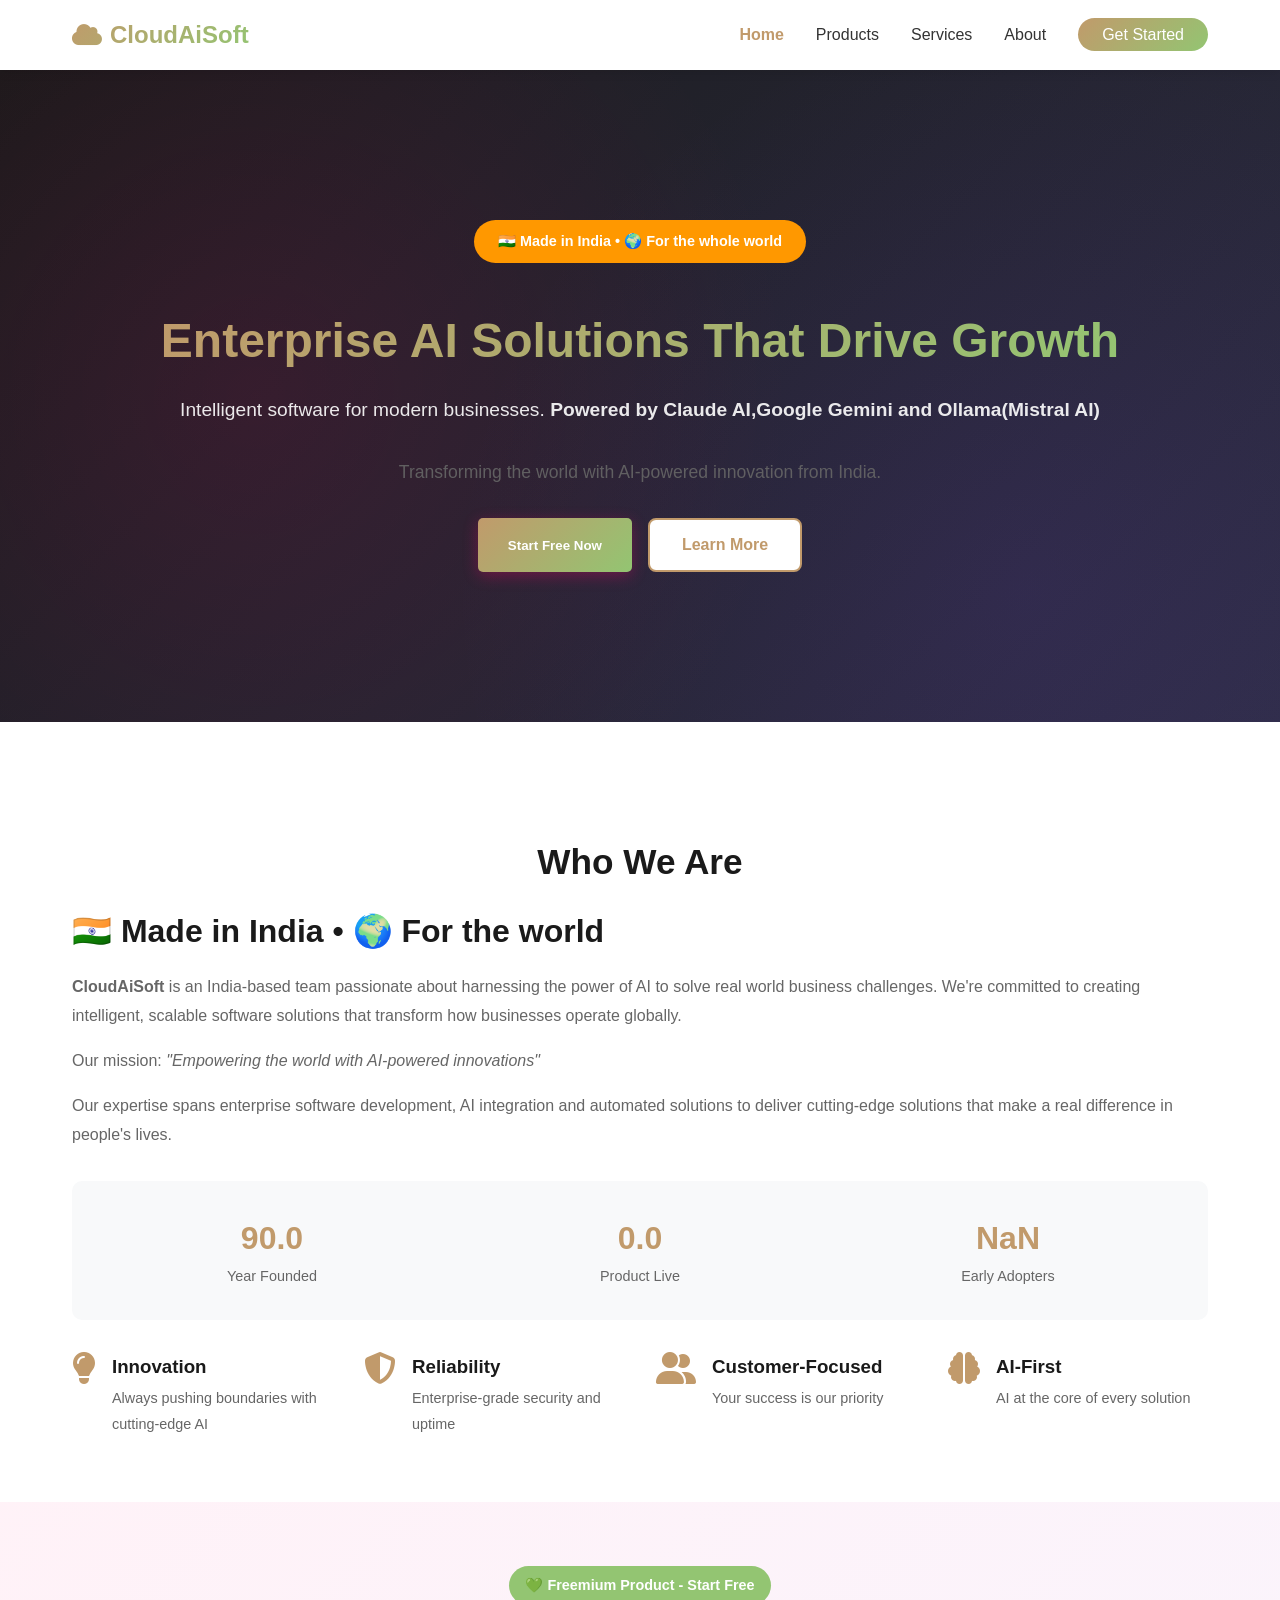
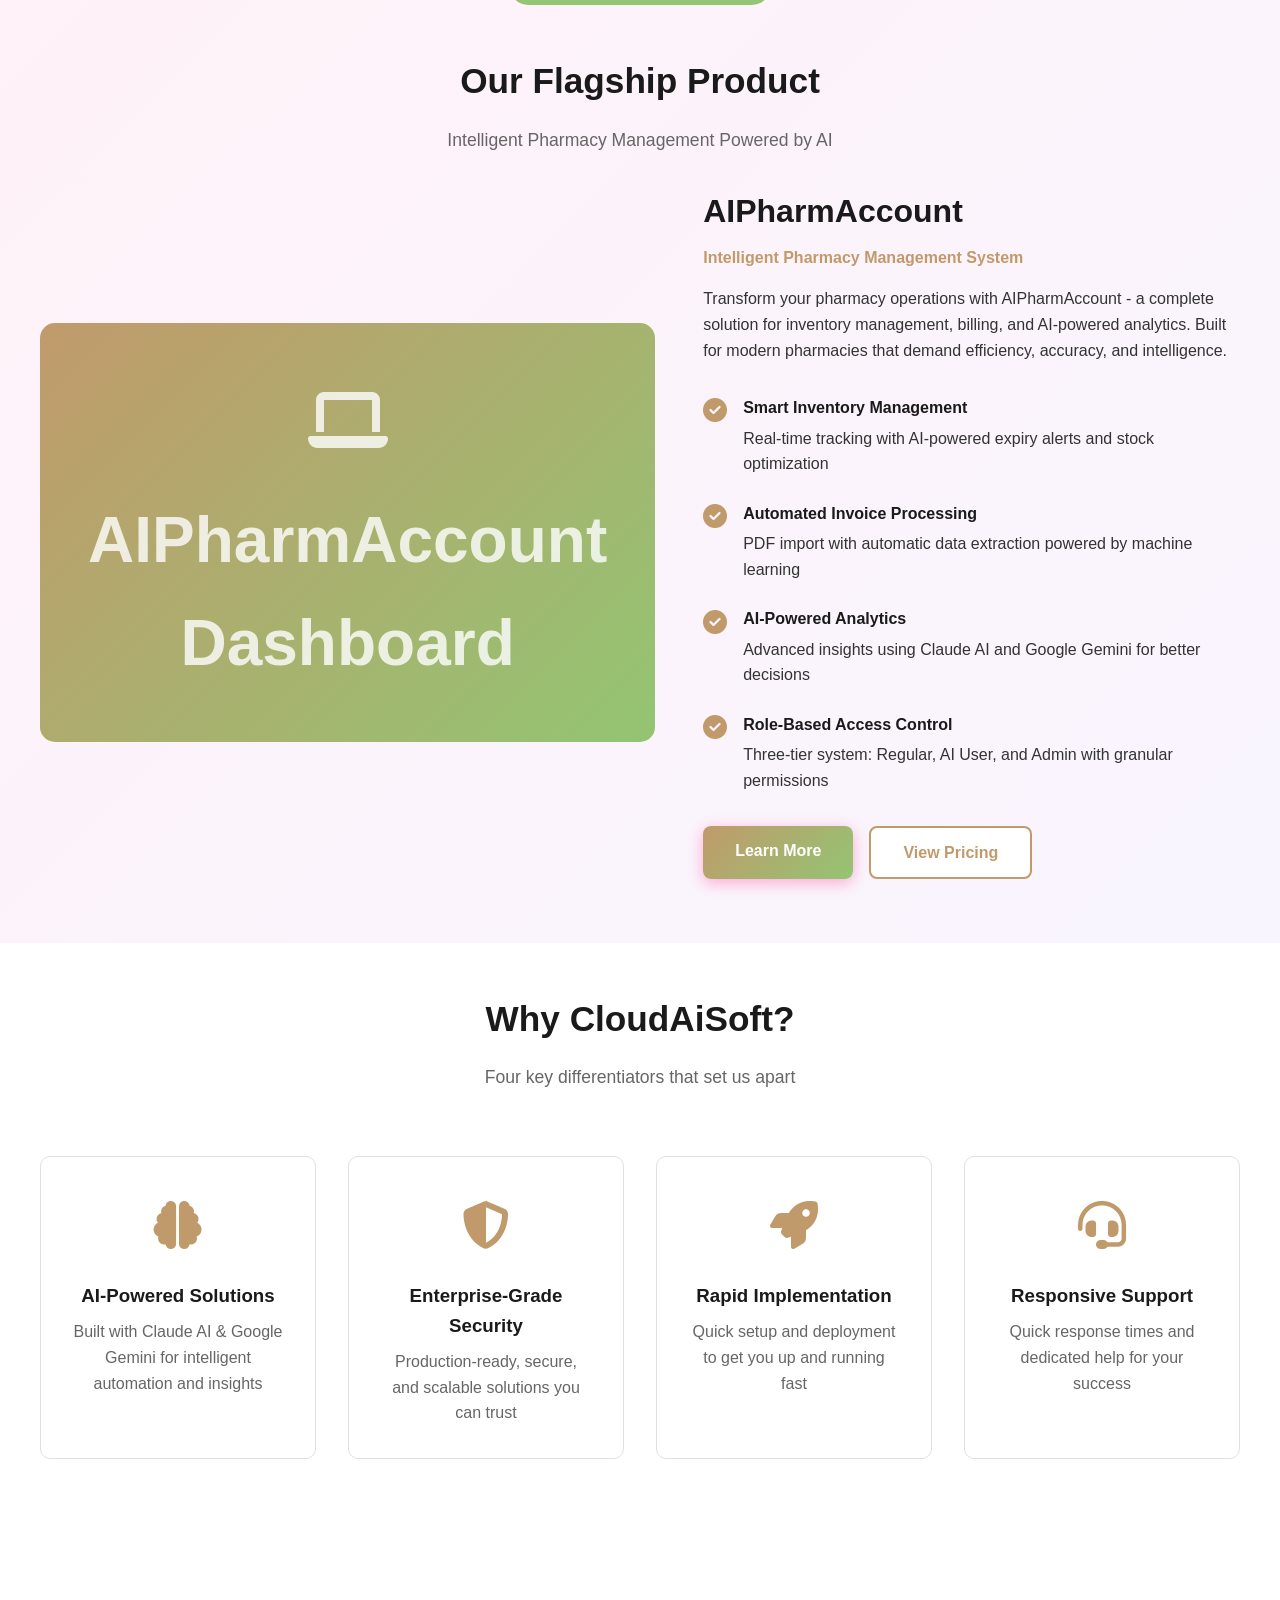
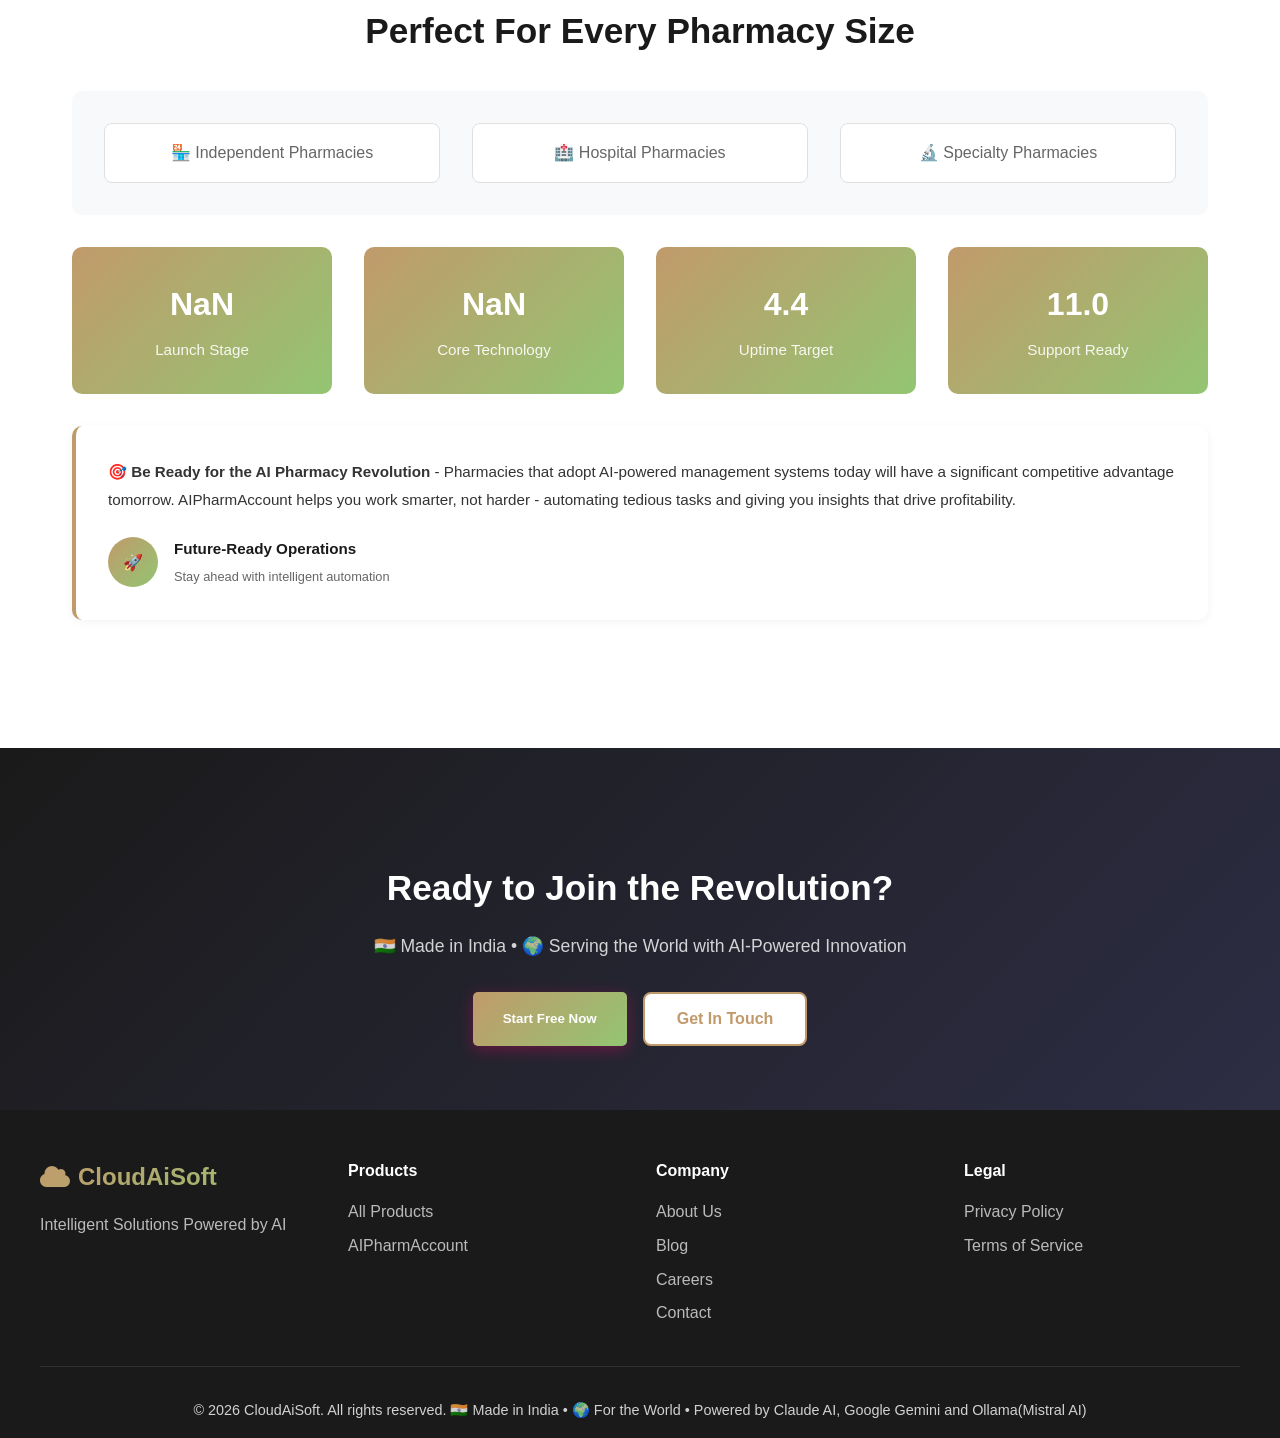
<file: index.html>
<!DOCTYPE html>
<html lang="en">
<head>
    <meta charset="UTF-8">
    <meta name="viewport" content="width=device-width, initial-scale=1.0">
    <meta name="description" content="CloudAiSoft delivers intelligent software solutions powered by Claude AI and Google Gemini.">
    <title>CloudAiSoft | AI-Powered Enterprise Solutions</title>
    <link href="https://cdnjs.cloudflare.com/ajax/libs/font-awesome/6.4.0/css/all.min.css" rel="stylesheet">
    <link rel="stylesheet" href="styles.css">
</head>
<body>
    <!-- HEADER & NAVIGATION -->
    <header>
        <nav>
            <div class="logo">
                <i class="fas fa-cloud"></i>
                CloudAiSoft
            </div>
            <ul class="nav-menu" id="navMenu">
                <li><a href="index.html">Home</a></li>
                <li><a href="products.html">Products</a></li>
                <li><a href="services.html">Services</a></li>
                <li><a href="about.html">About</a></li>
                <li><a href="contact.html" class="nav-cta">Get Started</a></li>
            </ul>
            <div class="hamburger" id="hamburger">
                <span></span>
                <span></span>
                <span></span>
            </div>
        </nav>
    </header>

    <!-- HERO SECTION -->
    <section class="hero" id="home">
        <div class="hero-content">
            <div style="margin-bottom: 1.5rem;">
                <span style="display: inline-block; background: #ff9800; color: white; padding: 0.6rem 1.5rem; border-radius: 25px; font-size: 0.9rem; font-weight: bold; margin-bottom: 1rem;">🇮🇳 Made in India • 🌍 For the whole world</span>
            </div>
            <h1>Enterprise AI Solutions That Drive Growth</h1>
            <p>Intelligent software for modern businesses. <strong>Powered by Claude AI,Google Gemini and Ollama(Mistral AI)</strong></p>
            <p style="font-size: 1.1rem; color: #666; margin-top: 1rem;">Transforming the world with AI-powered innovation from India.</p>
            <div class="hero-buttons">
                <button onclick="downloadAIPharmAccount()" class="btn btn-primary" style="border: none; cursor: pointer; background-color: var(--primary); padding: 12px 30px; border-radius: 5px; color: white; font-weight: bold;">Start Free Now</button>
                <a href="products.html" class="btn btn-secondary">Learn More</a>
            </div>
        </div>
    </section>

    <!-- COMPANY OVERVIEW -->
    <section class="overview" id="about">
        <h2 class="section-title">Who We Are</h2>
        <div class="overview-content">
            <div class="overview-text">
                <h2>🇮🇳 Made in India • 🌍 For the world</h2>
                <p><strong>CloudAiSoft</strong> is an India-based team passionate about harnessing the power of AI to solve real world business challenges. We're committed to creating intelligent, scalable software solutions that transform how businesses operate globally.</p>
                <p>Our mission: <em>"Empowering the world with AI-powered innovations"</em></p>
                <p>Our expertise spans enterprise software development, AI integration and automated solutions to deliver cutting-edge solutions that make a real difference in people's lives.</p>
                <div class="stats">
                    <div class="stat">
                        <div class="stat-number">2026</div>
                        <div class="stat-label">Year Founded</div>
                    </div>
                    <div class="stat">
                        <div class="stat-number">1</div>
                        <div class="stat-label">Product Live</div>
                    </div>
                    <div class="stat">
                        <div class="stat-number">Growing</div>
                        <div class="stat-label">Early Adopters</div>
                    </div>
                </div>
                <div class="values">
                    <div class="value-item">
                        <i class="fas fa-lightbulb"></i>
                        <div>
                            <h3>Innovation</h3>
                            <p>Always pushing boundaries with cutting-edge AI</p>
                        </div>
                    </div>
                    <div class="value-item">
                        <i class="fas fa-shield-alt"></i>
                        <div>
                            <h3>Reliability</h3>
                            <p>Enterprise-grade security and uptime</p>
                        </div>
                    </div>
                    <div class="value-item">
                        <i class="fas fa-user-friends"></i>
                        <div>
                            <h3>Customer-Focused</h3>
                            <p>Your success is our priority</p>
                        </div>
                    </div>
                    <div class="value-item">
                        <i class="fas fa-brain"></i>
                        <div>
                            <h3>AI-First</h3>
                            <p>AI at the core of every solution</p>
                        </div>
                    </div>
                </div>
            </div>
        </div>
    </section>

    <!-- FEATURED PRODUCT SECTION -->
    <section class="featured-product">
        <div style="text-align: center; margin-bottom: 1.5rem;">
            <span style="display: inline-block; background: #93C572; color: white; padding: 0.5rem 1rem; border-radius: 20px; font-size: 0.9rem; font-weight: bold;">💚 Freemium Product - Start Free</span>
        </div>
        <h2 class="section-title">Our Flagship Product</h2>
        <p class="section-subtitle">Intelligent Pharmacy Management Powered by AI</p>

        <div class="featured-product-container">
            <div class="featured-product-image">
                <div class="product-demo">
                    <i class="fas fa-laptop"></i>
                    <p>AIPharmAccount Dashboard</p>
                </div>
            </div>
            <div class="featured-product-info">
                <h3>AIPharmAccount</h3>
                <p class="product-tagline">Intelligent Pharmacy Management System</p>

                <p>Transform your pharmacy operations with AIPharmAccount - a complete solution for inventory management, billing, and AI-powered analytics. Built for modern pharmacies that demand efficiency, accuracy, and intelligence.</p>

                <div class="product-highlights">
                    <div class="highlight">
                        <i class="fas fa-check-circle"></i>
                        <div>
                            <h4>Smart Inventory Management</h4>
                            <p>Real-time tracking with AI-powered expiry alerts and stock optimization</p>
                        </div>
                    </div>
                    <div class="highlight">
                        <i class="fas fa-check-circle"></i>
                        <div>
                            <h4>Automated Invoice Processing</h4>
                            <p>PDF import with automatic data extraction powered by machine learning</p>
                        </div>
                    </div>
                    <div class="highlight">
                        <i class="fas fa-check-circle"></i>
                        <div>
                            <h4>AI-Powered Analytics</h4>
                            <p>Advanced insights using Claude AI and Google Gemini for better decisions</p>
                        </div>
                    </div>
                    <div class="highlight">
                        <i class="fas fa-check-circle"></i>
                        <div>
                            <h4>Role-Based Access Control</h4>
                            <p>Three-tier system: Regular, AI User, and Admin with granular permissions</p>
                        </div>
                    </div>
                </div>

                <div class="product-buttons">
                    <a href="products.html" class="btn btn-primary">Learn More</a>
                    <a href="pricing.html" class="btn btn-secondary">View Pricing</a>
                </div>
            </div>
        </div>
    </section>

    <!-- WHY CLOUDAISOFT -->
    <section class="why-section">
        <h2 class="section-title">Why CloudAiSoft?</h2>
        <p class="section-subtitle">Four key differentiators that set us apart</p>

        <div class="differentiators">
            <div class="differentiator">
                <div class="differentiator-icon">
                    <i class="fas fa-brain"></i>
                </div>
                <h3>AI-Powered Solutions</h3>
                <p>Built with Claude AI & Google Gemini for intelligent automation and insights</p>
            </div>
            <div class="differentiator">
                <div class="differentiator-icon">
                    <i class="fas fa-shield-alt"></i>
                </div>
                <h3>Enterprise-Grade Security</h3>
                <p>Production-ready, secure, and scalable solutions you can trust</p>
            </div>
            <div class="differentiator">
                <div class="differentiator-icon">
                    <i class="fas fa-rocket"></i>
                </div>
                <h3>Rapid Implementation</h3>
                <p>Quick setup and deployment to get you up and running fast</p>
            </div>
            <div class="differentiator">
                <div class="differentiator-icon">
                    <i class="fas fa-headset"></i>
                </div>
                <h3>Responsive Support</h3>
                <p>Quick response times and dedicated help for your success</p>
            </div>
        </div>
    </section>

    <!-- TRUST SECTION -->
    <section class="trust">
        <h2 class="section-title">Perfect For Every Pharmacy Size</h2>

        <div class="trust-logos">
            <div class="trust-logo">🏪 Independent Pharmacies</div>
            <div class="trust-logo">🏥 Hospital Pharmacies</div>
            <div class="trust-logo">🔬 Specialty Pharmacies</div>
        </div>

        <div class="stats-box">
            <div class="stat-box">
                <div class="stat-box-number">Early</div>
                <div class="stat-box-label">Launch Stage</div>
            </div>
            <div class="stat-box">
                <div class="stat-box-number">AI-Powered</div>
                <div class="stat-box-label">Core Technology</div>
            </div>
            <div class="stat-box">
                <div class="stat-box-number">99.9%</div>
                <div class="stat-box-label">Uptime Target</div>
            </div>
            <div class="stat-box">
                <div class="stat-box-number">24/7</div>
                <div class="stat-box-label">Support Ready</div>
            </div>
        </div>

        <div class="testimonial">
            <p>🎯 <strong>Be Ready for the AI Pharmacy Revolution</strong> - Pharmacies that adopt AI-powered management systems today will have a significant competitive advantage tomorrow. AIPharmAccount helps you work smarter, not harder - automating tedious tasks and giving you insights that drive profitability.</p>
            <div class="testimonial-author">
                <div class="author-avatar">🚀</div>
                <div class="author-info">
                    <h4>Future-Ready Operations</h4>
                    <p>Stay ahead with intelligent automation</p>
                </div>
            </div>
        </div>
    </section>

    <!-- CTA SECTION -->
    <section class="cta-section">
        <h2 class="section-title cta-white-title">Ready to Join the Revolution?</h2>
        <p class="section-subtitle cta-white-subtitle">🇮🇳 Made in India • 🌍 Serving the World with AI-Powered Innovation</p>
        <div class="hero-buttons">
            <button onclick="downloadAIPharmAccount()" class="btn btn-primary" style="border: none; cursor: pointer; background-color: var(--primary); padding: 12px 30px; border-radius: 5px; color: white; font-weight: bold;">Start Free Now</button>
            <a href="contact.html" class="btn btn-secondary">Get In Touch</a>
        </div>
    </section>

    <!-- FOOTER -->
    <footer>
        <div class="footer-content">
            <div class="footer-section">
                <div class="logo footer-logo">
                    <i class="fas fa-cloud"></i>
                    CloudAiSoft
                </div>
                <p class="footer-text">Intelligent Solutions Powered by AI</p>
            </div>
            <div class="footer-section">
                <h4>Products</h4>
                <a href="products.html">All Products</a>
                <a href="aipharmaccount.html">AIPharmAccount</a>
            </div>
            <div class="footer-section">
                <h4>Company</h4>
                <a href="about.html">About Us</a>
                <a href="#">Blog</a>
                <a href="#">Careers</a>
                <a href="contact.html">Contact</a>
            </div>
            <div class="footer-section">
                <h4>Legal</h4>
                <a href="privacy-policy.html">Privacy Policy</a>
                <a href="terms-of-service.html">Terms of Service</a>
            </div>
        </div>
        <div class="footer-bottom">
            <p>&copy; 2026 CloudAiSoft. All rights reserved. 🇮🇳 Made in India • 🌍 For the World • Powered by Claude AI, Google Gemini and Ollama(Mistral AI)</p>
        </div>
    </footer>

    <script src="script.js"></script>
</body>
</html>
</file>
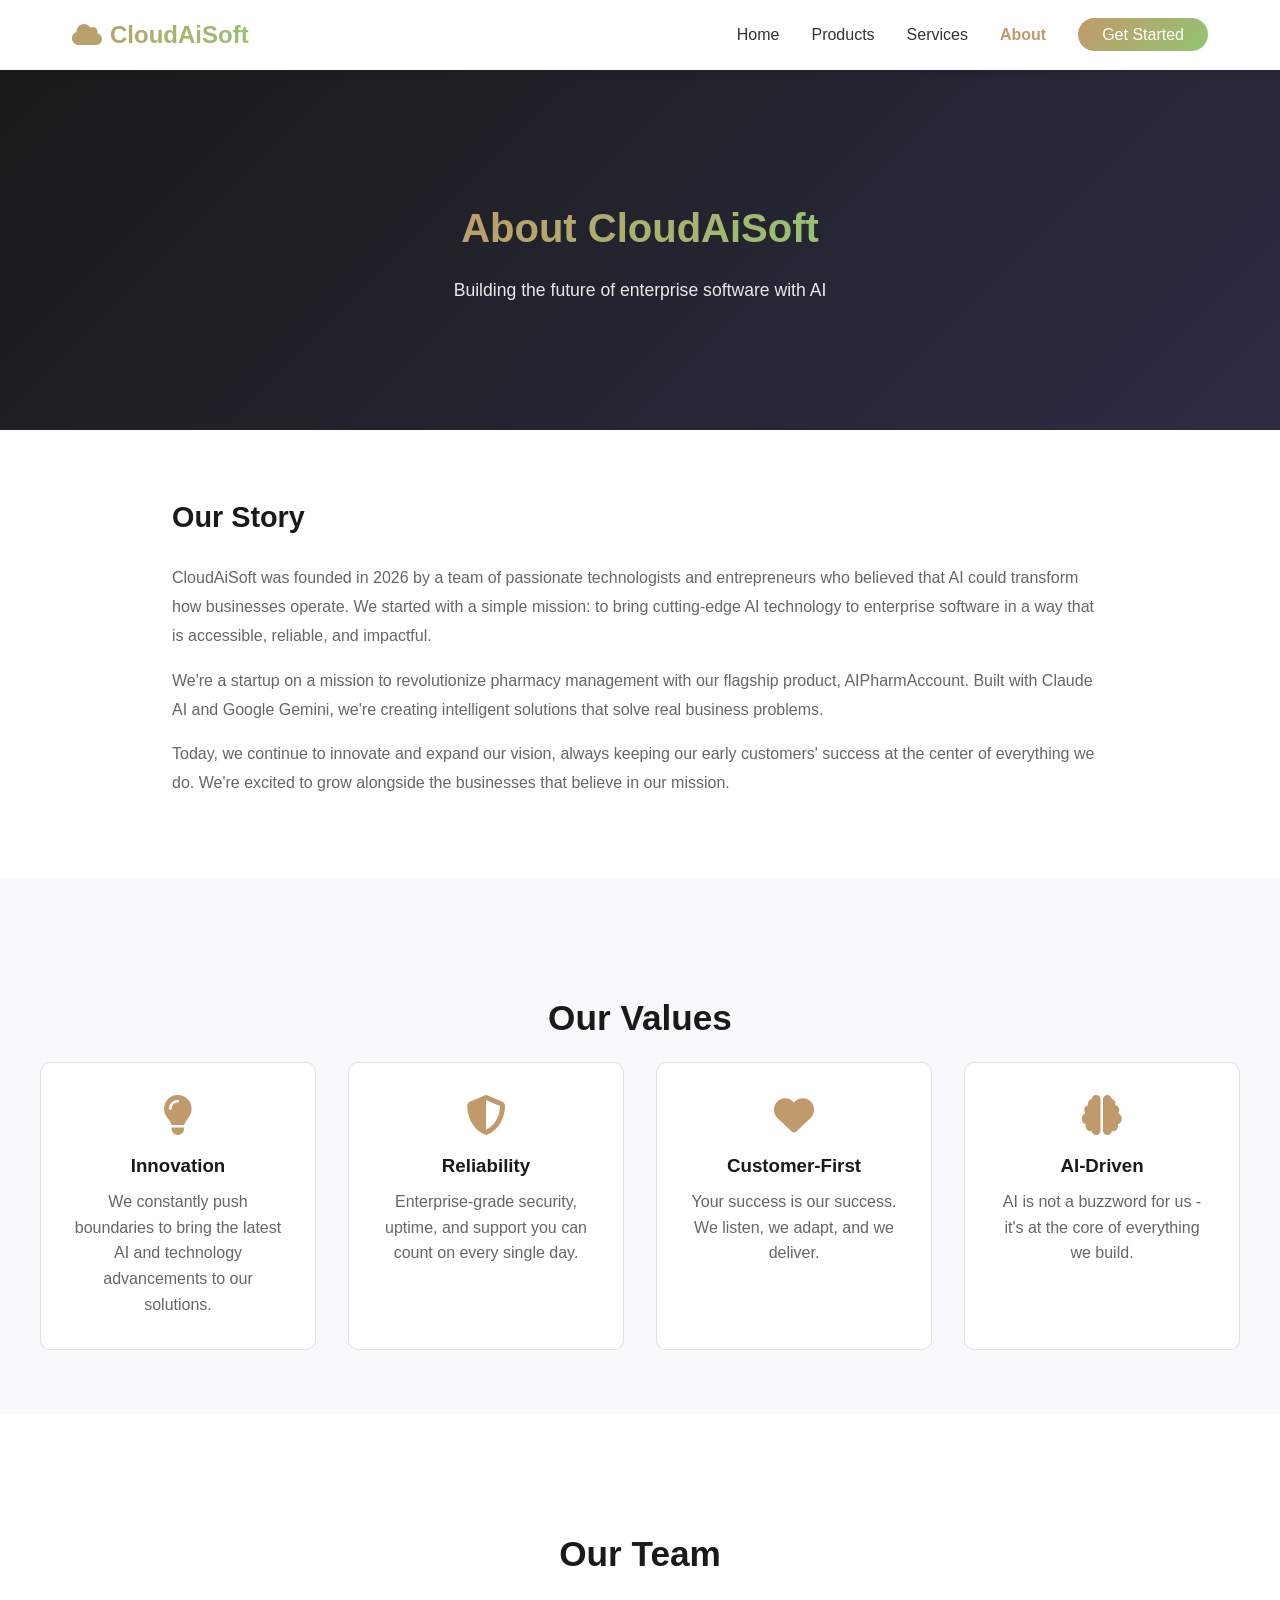
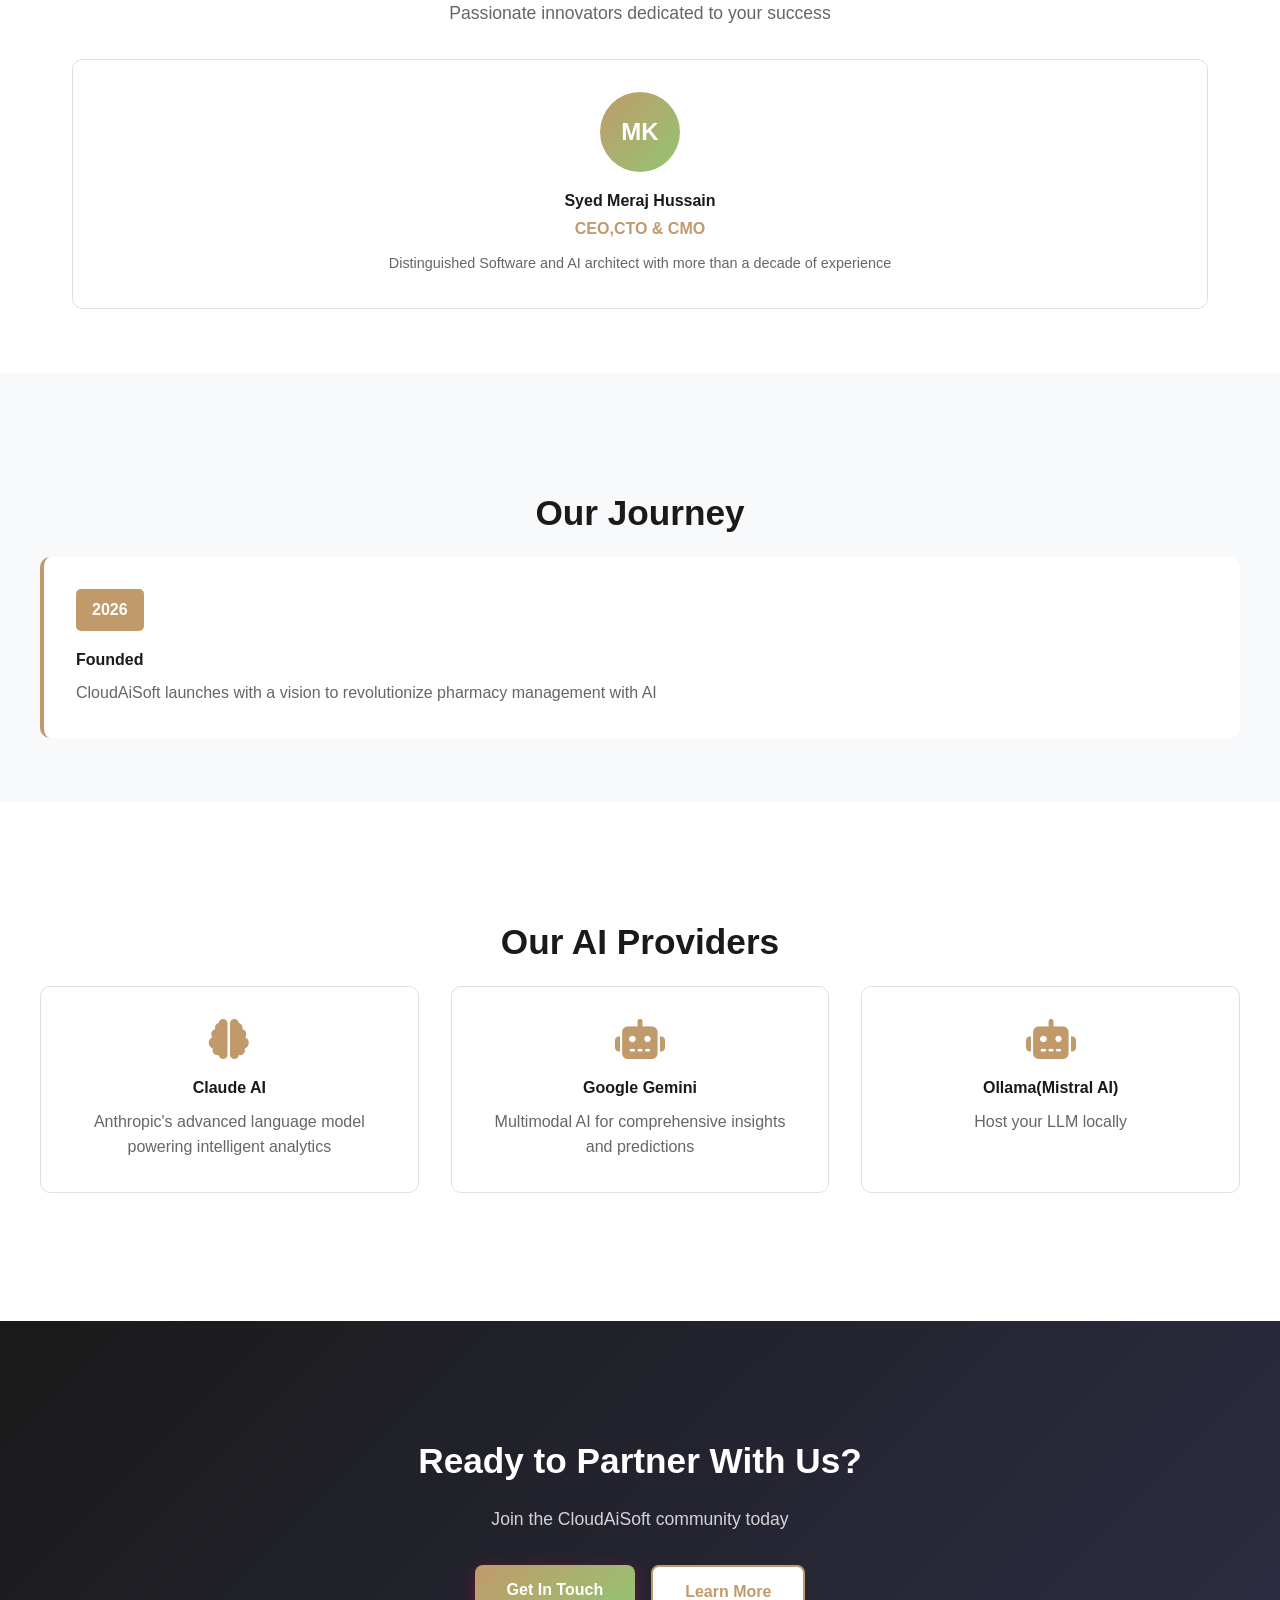
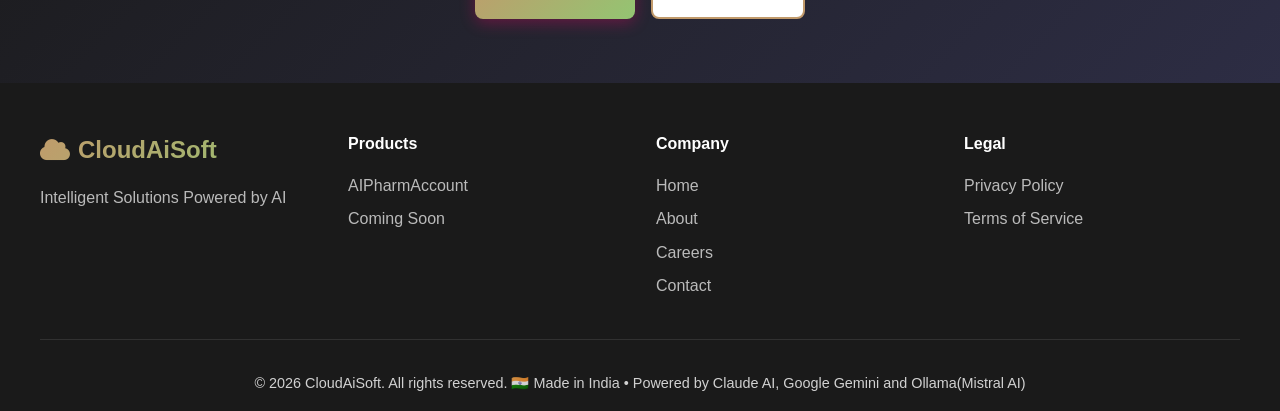
<file: about.html>
<!DOCTYPE html>
<html lang="en">
<head>
    <meta charset="UTF-8">
    <meta name="viewport" content="width=device-width, initial-scale=1.0">
    <title>About CloudAiSoft | Enterprise AI Solutions</title>
    <link href="https://cdnjs.cloudflare.com/ajax/libs/font-awesome/6.4.0/css/all.min.css" rel="stylesheet">
    <link rel="stylesheet" href="styles.css">
</head>
<body>
    <header>
        <nav>
            <div class="logo"><i class="fas fa-cloud"></i> CloudAiSoft</div>
            <ul class="nav-menu" id="navMenu">
                <li><a href="index.html">Home</a></li>
                <li><a href="products.html">Products</a></li>
                <li><a href="services.html">Services</a></li>
                <li><a href="about.html">About</a></li>
                <li><a href="contact.html" class="nav-cta">Get Started</a></li>
            </ul>
            <div class="hamburger" id="hamburger">
                <span></span><span></span><span></span>
            </div>
        </nav>
    </header>

    <section class="page-hero">
        <h1>About CloudAiSoft</h1>
        <p>Building the future of enterprise software with AI</p>
    </section>

    <section class="product-section">
        <div class="section-container">
            <h2>Our Story</h2>
            <p>CloudAiSoft was founded in 2026 by a team of passionate technologists and entrepreneurs who believed that AI could transform how businesses operate. We started with a simple mission: to bring cutting-edge AI technology to enterprise software in a way that is accessible, reliable, and impactful.</p>
            <p>We're a startup on a mission to revolutionize pharmacy management with our flagship product, AIPharmAccount. Built with Claude AI and Google Gemini, we're creating intelligent solutions that solve real business problems.</p>
            <p>Today, we continue to innovate and expand our vision, always keeping our early customers' success at the center of everything we do. We're excited to grow alongside the businesses that believe in our mission.</p>
        </div>
    </section>

    <section class="values-section">
        <h2 class="section-title">Our Values</h2>
        <div class="values-grid">
            <div class="value">
                <i class="fas fa-lightbulb"></i>
                <h3>Innovation</h3>
                <p>We constantly push boundaries to bring the latest AI and technology advancements to our solutions.</p>
            </div>
            <div class="value">
                <i class="fas fa-shield-alt"></i>
                <h3>Reliability</h3>
                <p>Enterprise-grade security, uptime, and support you can count on every single day.</p>
            </div>
            <div class="value">
                <i class="fas fa-heart"></i>
                <h3>Customer-First</h3>
                <p>Your success is our success. We listen, we adapt, and we deliver.</p>
            </div>
            <div class="value">
                <i class="fas fa-brain"></i>
                <h3>AI-Driven</h3>
                <p>AI is not a buzzword for us - it's at the core of everything we build.</p>
            </div>
        </div>
    </section>

    <section class="team-section">
        <h2 class="section-title">Our Team</h2>
        <p class="section-subtitle">Passionate innovators dedicated to your success</p>
        <div class="team-grid">
            <div class="team-member">
                <div class="member-avatar">MK</div>
                <h4>Syed Meraj Hussain</h4>
                <p>CEO,CTO & CMO</p>
                <span>Distinguished Software and AI architect with more than a decade of experience</span>
            </div>
        </div>
    </section>

    <section class="milestones-section">
        <h2 class="section-title">Our Journey</h2>
        <div class="timeline">
            <div class="milestone">
                <div class="milestone-date">2026</div>
                <h4>Founded</h4>
                <p>CloudAiSoft launches with a vision to revolutionize pharmacy management with AI</p>
            </div>
            <!--<div class="milestone">
                <div class="milestone-date">2024</div>
                <h4>AIPharmAccount Beta</h4>
                <p>Released AIPharmAccount to early adopters for feedback and refinement</p>
            </div>
            <div class="milestone">
                <div class="milestone-date">2024</div>
                <h4>AI Integration Complete</h4>
                <p>Full integration with Claude AI and Google Gemini for advanced analytics</p>
            </div>
            <div class="milestone">
                <div class="milestone-date">2025+</div>
                <h4>Growth & Expansion</h4>
                <p>Scaling to more pharmacies and planning additional products</p>
            </div>-->
        </div>
    </section>

    <section class="partnerships-section">
        <h2 class="section-title">Our AI Providers</h2>
        <div class="partners-grid">
            <div class="partner">
                <i class="fas fa-brain"></i>
                <h4>Claude AI</h4>
                <p>Anthropic's advanced language model powering intelligent analytics</p>
            </div>
            <div class="partner">
                <i class="fas fa-robot"></i>
                <h4>Google Gemini</h4>
                <p>Multimodal AI for comprehensive insights and predictions</p>
            </div>
            <div class="partner">
                <i class="fas fa-robot"></i>
                <h4>Ollama(Mistral AI)</h4>
                <p>Host your LLM locally</p>
            </div>
        
        </div>
    </section>

    <section class="cta-section">
        <h2 class="section-title cta-white-title">Ready to Partner With Us?</h2>
        <p class="section-subtitle cta-white-subtitle">Join the CloudAiSoft community today</p>
        <div class="hero-buttons">
            <a href="contact.html" class="btn btn-primary">Get In Touch</a>
            <a href="products.html" class="btn btn-secondary">Learn More</a>
        </div>
    </section>

    <footer>
        <div class="footer-content">
            <div class="footer-section">
                <div class="logo footer-logo"><i class="fas fa-cloud"></i> CloudAiSoft</div>
                <p class="footer-text">Intelligent Solutions Powered by AI</p>
            </div>
            <div class="footer-section">
                <h4>Products</h4>
                <a href="products.html">AIPharmAccount</a>
                <a href="#">Coming Soon</a>
            </div>
            <div class="footer-section">
                <h4>Company</h4>
                <a href="index.html">Home</a>
                <a href="about.html">About</a>
                <a href="#">Careers</a>
                <a href="contact.html">Contact</a>
            </div>
            <div class="footer-section">
                <h4>Legal</h4>
                <a href="privacy-policy.html">Privacy Policy</a>
                <a href="terms-of-service.html">Terms of Service</a>
            </div>
        </div>
        <div class="footer-bottom">
            <p>&copy; 2026 CloudAiSoft. All rights reserved. 🇮🇳 Made in India • Powered by Claude AI, Google Gemini and Ollama(Mistral AI)</p>
        </div>
    </footer>

    <script src="script.js"></script>
</body>
</html>
</file>
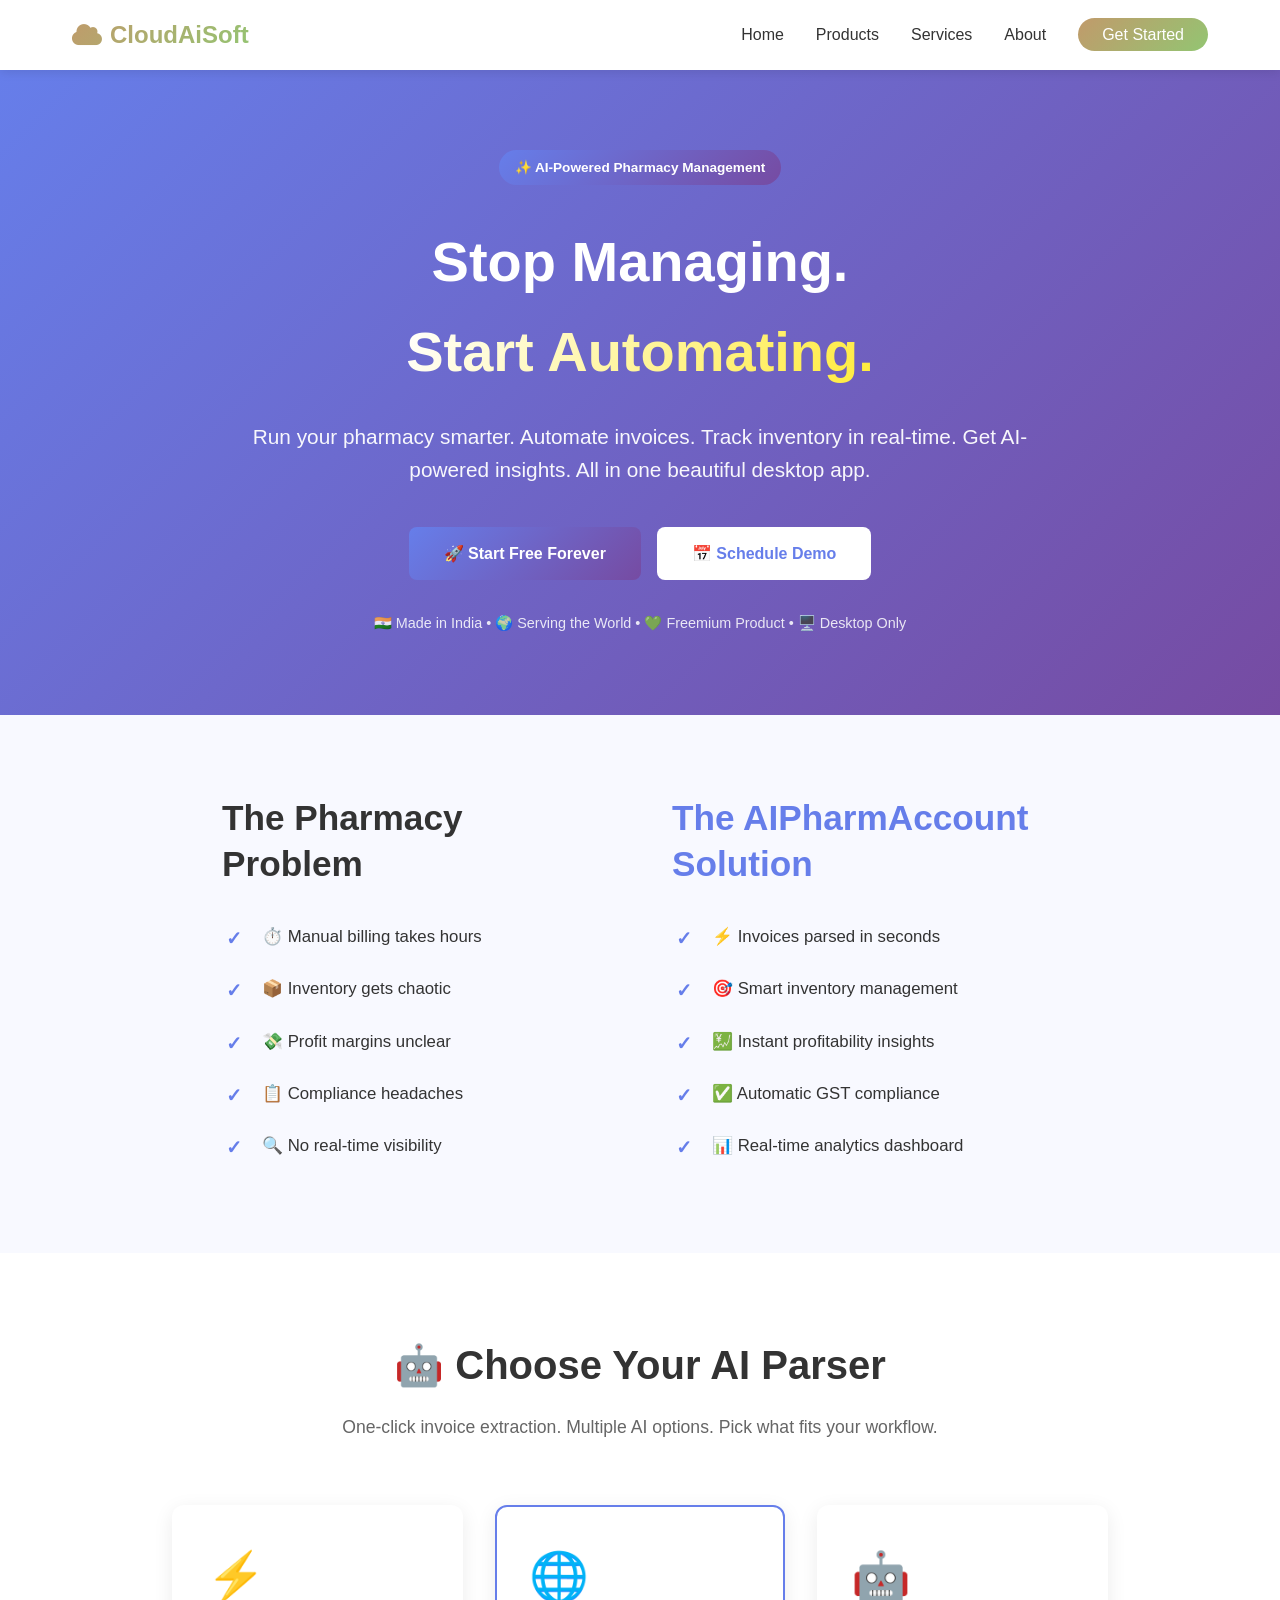
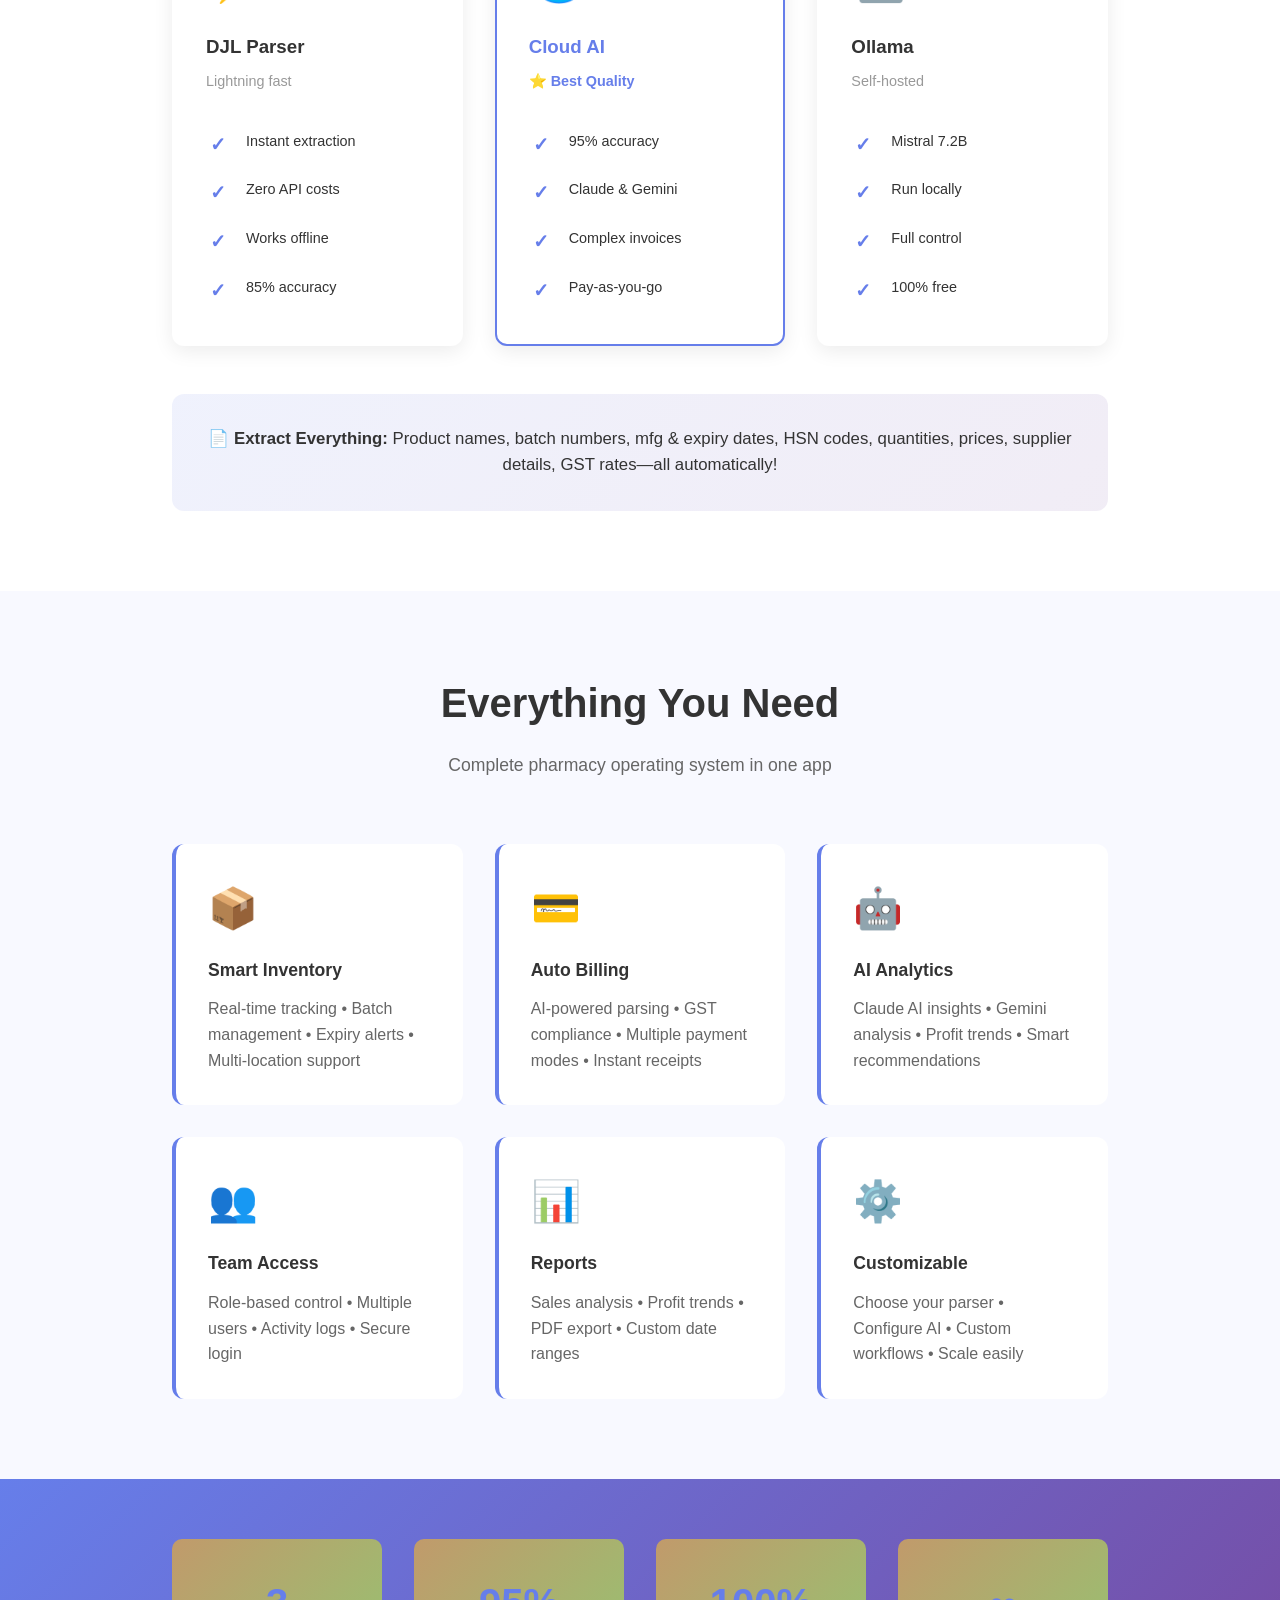
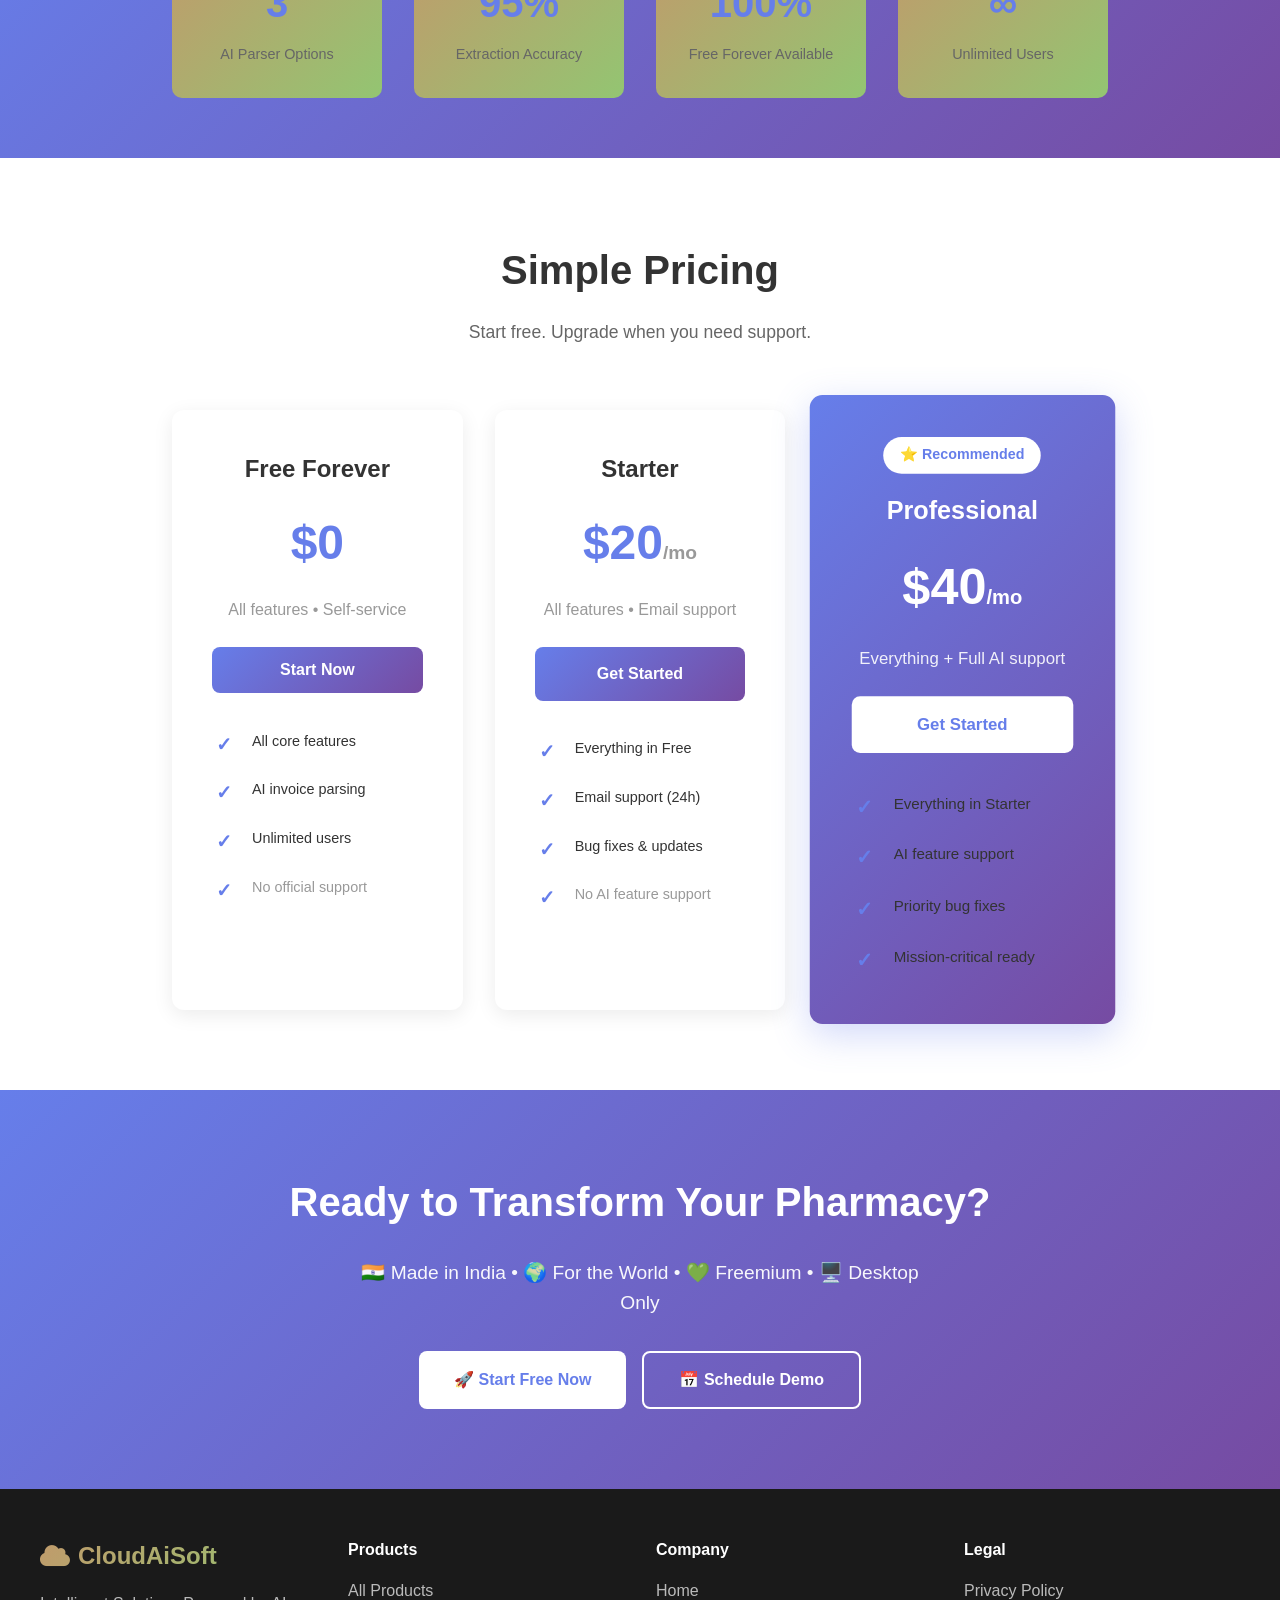
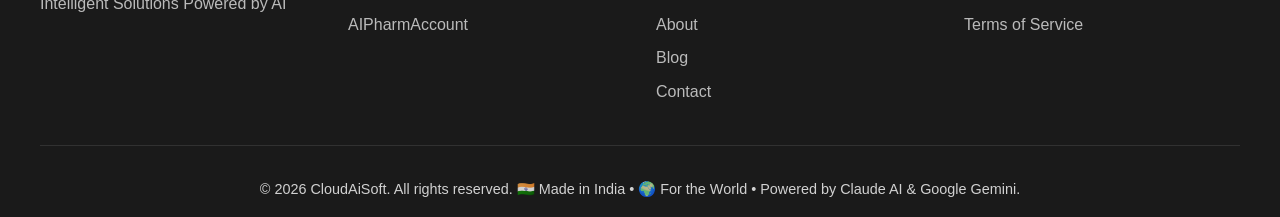
<file: aipharmaccount.html>
<!DOCTYPE html>
<html lang="en">
<head>
    <meta charset="UTF-8">
    <meta name="viewport" content="width=device-width, initial-scale=1.0">
    <meta name="description" content="AIPharmAccount - Intelligent Pharmacy Management System powered by AI">
    <title>AIPharmAccount | CloudAiSoft</title>
    <link href="https://cdnjs.cloudflare.com/ajax/libs/font-awesome/6.4.0/css/all.min.css" rel="stylesheet">
    <link rel="stylesheet" href="styles.css">
    <style>
        .hero-gradient {
            background: linear-gradient(135deg, #667eea 0%, #764ba2 100%);
            color: white;
        }
        .feature-card {
            transition: transform 0.3s, box-shadow 0.3s;
            cursor: pointer;
        }
        .feature-card:hover {
            transform: translateY(-10px);
            box-shadow: 0 15px 40px rgba(0,0,0,0.15);
        }
        .parser-card {
            transition: all 0.3s;
            border: 2px solid transparent;
        }
        .parser-card:hover {
            border-color: #667eea;
            transform: scale(1.02);
        }
        .badge-new {
            display: inline-block;
            background: linear-gradient(135deg, #667eea, #764ba2);
            color: white;
            padding: 0.4rem 1rem;
            border-radius: 20px;
            font-size: 0.85rem;
            font-weight: bold;
            margin-bottom: 1rem;
        }
        .cta-button {
            display: inline-block;
            background: linear-gradient(135deg, #667eea, #764ba2);
            color: white;
            padding: 14px 35px;
            border-radius: 8px;
            text-decoration: none;
            font-weight: bold;
            transition: all 0.3s;
            border: none;
            cursor: pointer;
            font-size: 1rem;
        }
        .cta-button:hover {
            transform: translateY(-3px);
            box-shadow: 0 10px 25px rgba(102, 126, 234, 0.4);
        }
        .stat-box {
            text-align: center;
            padding: 2rem;
        }
        .stat-number {
            font-size: 2.5rem;
            font-weight: bold;
            color: #667eea;
        }
        .stat-label {
            color: #666;
            margin-top: 0.5rem;
        }
        .benefit-list {
            list-style: none;
            padding: 0;
        }
        .benefit-list li {
            padding: 0.8rem 0;
            padding-left: 2.5rem;
            position: relative;
            color: #333;
        }
        .benefit-list li:before {
            content: "✓";
            position: absolute;
            left: 0;
            color: #667eea;
            font-weight: bold;
            font-size: 1.2rem;
            width: 1.5rem;
            text-align: center;
        }

        /* ==================== MOBILE RESPONSIVE ==================== */
        @media (max-width: 768px) {
            h1 {
                font-size: 2.2rem !important;
            }
            h2 {
                font-size: 1.8rem !important;
            }
            .hero-gradient {
                padding: 60px 20px !important;
            }
            .hero-gradient h1 {
                font-size: 2.2rem;
                line-height: 1.3;
            }
            .hero-gradient p {
                font-size: 1rem;
            }
            .cta-button {
                padding: 12px 25px;
                font-size: 0.95rem;
            }
            div[style*="grid-template-columns"] {
                grid-template-columns: 1fr !important;
            }
            .parser-card {
                transform: none !important;
            }
            .feature-card:hover {
                transform: translateY(-5px);
            }
        }

        @media (max-width: 480px) {
            h1 {
                font-size: 1.8rem !important;
            }
            h2 {
                font-size: 1.5rem !important;
            }
            .badge-new {
                font-size: 0.75rem;
                padding: 0.3rem 0.8rem;
            }
            .hero-gradient {
                padding: 40px 15px !important;
            }
            .section-container {
                padding: 0 1rem !important;
            }
            .cta-button {
                width: 100%;
                padding: 12px 20px;
                font-size: 0.9rem;
            }
        }
    </style>
</head>
<body>
    <!-- HEADER & NAVIGATION -->
    <header>
        <nav>
            <div class="logo">
                <i class="fas fa-cloud"></i>
                CloudAiSoft
            </div>
            <ul class="nav-menu" id="navMenu">
                <li><a href="index.html">Home</a></li>
                <li><a href="products.html">Products</a></li>
                <li><a href="services.html">Services</a></li>
                <li><a href="about.html">About</a></li>
                <li><a href="contact.html" class="nav-cta">Get Started</a></li>
            </ul>
            <div class="hamburger" id="hamburger">
                <span></span>
                <span></span>
                <span></span>
            </div>
        </nav>
    </header>

    <!-- HERO SECTION -->
    <section class="hero-gradient" style="padding: 80px 20px; text-align: center;">
        <div style="max-width: 800px; margin: 0 auto;">
            <div class="badge-new">✨ AI-Powered Pharmacy Management</div>

            <h1 style="font-size: 3.5rem; margin: 1rem 0; font-weight: 900;">
                Stop Managing.<br><span style="background: linear-gradient(120deg, #fff, #ffeb3b); -webkit-background-clip: text; -webkit-text-fill-color: transparent; background-clip: text;">Start Automating.</span>
            </h1>

            <p style="font-size: 1.3rem; margin: 1.5rem 0; opacity: 0.95; line-height: 1.6;">
                Run your pharmacy smarter. Automate invoices. Track inventory in real-time. Get AI-powered insights. All in one beautiful desktop app.
            </p>

            <div style="margin-top: 2.5rem; display: flex; gap: 1rem; justify-content: center; flex-wrap: wrap;">
                <button onclick="downloadAIPharmAccount()" class="cta-button">🚀 Start Free Forever</button>
                <a href="contact.html" class="cta-button" style="background: white; color: #667eea;">📅 Schedule Demo</a>
            </div>

            <p style="font-size: 0.9rem; margin-top: 2rem; opacity: 0.85;">
                🇮🇳 Made in India • 🌍 Serving the World • 💚 Freemium Product • 🖥️ Desktop Only
            </p>
        </div>
    </section>

    <!-- PROBLEM & SOLUTION -->
    <section style="padding: 80px 20px; background: #f8f9ff;">
        <div class="section-container" style="max-width: 900px;">
            <div style="display: grid; grid-template-columns: 1fr 1fr; gap: 4rem; align-items: center;">
                <div>
                    <h2 style="font-size: 2.2rem; margin-top: 0; color: #333; line-height: 1.3;">
                        The Pharmacy Problem
                    </h2>
                    <ul class="benefit-list" style="margin-top: 1.5rem; font-size: 1.05rem;">
                        <li>⏱️ Manual billing takes hours</li>
                        <li>📦 Inventory gets chaotic</li>
                        <li>💸 Profit margins unclear</li>
                        <li>📋 Compliance headaches</li>
                        <li>🔍 No real-time visibility</li>
                    </ul>
                </div>
                <div>
                    <h2 style="font-size: 2.2rem; margin-top: 0; color: #667eea; line-height: 1.3;">
                        The AIPharmAccount Solution
                    </h2>
                    <ul class="benefit-list" style="margin-top: 1.5rem; font-size: 1.05rem;">
                        <li>⚡ Invoices parsed in seconds</li>
                        <li>🎯 Smart inventory management</li>
                        <li>💹 Instant profitability insights</li>
                        <li>✅ Automatic GST compliance</li>
                        <li>📊 Real-time analytics dashboard</li>
                    </ul>
                </div>
            </div>
        </div>
    </section>

    <!-- AI PARSER SHOWCASE -->
    <section style="padding: 80px 20px;">
        <div class="section-container">
            <div style="text-align: center; margin-bottom: 4rem;">
                <h2 style="font-size: 2.5rem; margin: 0 0 1rem; color: #333;">
                    🤖 Choose Your AI Parser
                </h2>
                <p style="font-size: 1.1rem; color: #666; max-width: 600px; margin: 0 auto;">
                    One-click invoice extraction. Multiple AI options. Pick what fits your workflow.
                </p>
            </div>

            <div style="display: grid; grid-template-columns: repeat(auto-fit, minmax(260px, 1fr)); gap: 2rem; margin-bottom: 3rem;">
                <!-- DJL Parser -->
                <div class="parser-card" style="padding: 2rem; background: white; border-radius: 12px; box-shadow: 0 5px 20px rgba(0,0,0,0.08);">
                    <div style="font-size: 3rem; margin-bottom: 1rem;">⚡</div>
                    <h3 style="margin: 0 0 0.5rem; color: #333;">DJL Parser</h3>
                    <p style="color: #999; font-size: 0.9rem; margin: 0 0 1.5rem;">Lightning fast</p>
                    <ul class="benefit-list" style="font-size: 0.9rem;">
                        <li>Instant extraction</li>
                        <li>Zero API costs</li>
                        <li>Works offline</li>
                        <li>85% accuracy</li>
                    </ul>
                </div>

                <!-- Cloud AI Parser -->
                <div class="parser-card" style="padding: 2rem; background: white; border-radius: 12px; box-shadow: 0 5px 20px rgba(0,0,0,0.08); border: 2px solid #667eea;">
                    <div style="font-size: 3rem; margin-bottom: 1rem;">🌐</div>
                    <h3 style="margin: 0 0 0.5rem; color: #667eea;">Cloud AI</h3>
                    <p style="color: #667eea; font-size: 0.9rem; margin: 0 0 1.5rem; font-weight: bold;">⭐ Best Quality</p>
                    <ul class="benefit-list" style="font-size: 0.9rem;">
                        <li>95% accuracy</li>
                        <li>Claude & Gemini</li>
                        <li>Complex invoices</li>
                        <li>Pay-as-you-go</li>
                    </ul>
                </div>

                <!-- Ollama Parser -->
                <div class="parser-card" style="padding: 2rem; background: white; border-radius: 12px; box-shadow: 0 5px 20px rgba(0,0,0,0.08);">
                    <div style="font-size: 3rem; margin-bottom: 1rem;">🤖</div>
                    <h3 style="margin: 0 0 0.5rem; color: #333;">Ollama</h3>
                    <p style="color: #999; font-size: 0.9rem; margin: 0 0 1.5rem;">Self-hosted</p>
                    <ul class="benefit-list" style="font-size: 0.9rem;">
                        <li>Mistral 7.2B</li>
                        <li>Run locally</li>
                        <li>Full control</li>
                        <li>100% free</li>
                    </ul>
                </div>
            </div>

            <div style="background: linear-gradient(135deg, rgba(102, 126, 234, 0.1), rgba(118, 75, 162, 0.1)); padding: 2rem; border-radius: 12px; text-align: center;">
                <p style="margin: 0; color: #333; font-size: 1.05rem;">
                    <strong>📄 Extract Everything:</strong> Product names, batch numbers, mfg & expiry dates, HSN codes, quantities, prices, supplier details, GST rates—all automatically!
                </p>
            </div>
        </div>
    </section>

    <!-- FEATURES GRID -->
    <section style="padding: 80px 20px; background: #f8f9ff;">
        <div class="section-container">
            <div style="text-align: center; margin-bottom: 4rem;">
                <h2 style="font-size: 2.5rem; margin: 0 0 1rem; color: #333;">
                    Everything You Need
                </h2>
                <p style="font-size: 1.1rem; color: #666;">Complete pharmacy operating system in one app</p>
            </div>

            <div style="display: grid; grid-template-columns: repeat(auto-fit, minmax(250px, 1fr)); gap: 2rem;">
                <div class="feature-card" style="padding: 2rem; background: white; border-radius: 12px; border-left: 4px solid #667eea;">
                    <div style="font-size: 2.5rem; margin-bottom: 1rem;">📦</div>
                    <h4 style="margin: 0 0 0.8rem; color: #333; font-size: 1.1rem;">Smart Inventory</h4>
                    <p style="color: #666; line-height: 1.6; margin: 0;">Real-time tracking • Batch management • Expiry alerts • Multi-location support</p>
                </div>

                <div class="feature-card" style="padding: 2rem; background: white; border-radius: 12px; border-left: 4px solid #667eea;">
                    <div style="font-size: 2.5rem; margin-bottom: 1rem;">💳</div>
                    <h4 style="margin: 0 0 0.8rem; color: #333; font-size: 1.1rem;">Auto Billing</h4>
                    <p style="color: #666; line-height: 1.6; margin: 0;">AI-powered parsing • GST compliance • Multiple payment modes • Instant receipts</p>
                </div>

                <div class="feature-card" style="padding: 2rem; background: white; border-radius: 12px; border-left: 4px solid #667eea;">
                    <div style="font-size: 2.5rem; margin-bottom: 1rem;">🤖</div>
                    <h4 style="margin: 0 0 0.8rem; color: #333; font-size: 1.1rem;">AI Analytics</h4>
                    <p style="color: #666; line-height: 1.6; margin: 0;">Claude AI insights • Gemini analysis • Profit trends • Smart recommendations</p>
                </div>

                <div class="feature-card" style="padding: 2rem; background: white; border-radius: 12px; border-left: 4px solid #667eea;">
                    <div style="font-size: 2.5rem; margin-bottom: 1rem;">👥</div>
                    <h4 style="margin: 0 0 0.8rem; color: #333; font-size: 1.1rem;">Team Access</h4>
                    <p style="color: #666; line-height: 1.6; margin: 0;">Role-based control • Multiple users • Activity logs • Secure login</p>
                </div>

                <div class="feature-card" style="padding: 2rem; background: white; border-radius: 12px; border-left: 4px solid #667eea;">
                    <div style="font-size: 2.5rem; margin-bottom: 1rem;">📊</div>
                    <h4 style="margin: 0 0 0.8rem; color: #333; font-size: 1.1rem;">Reports</h4>
                    <p style="color: #666; line-height: 1.6; margin: 0;">Sales analysis • Profit trends • PDF export • Custom date ranges</p>
                </div>

                <div class="feature-card" style="padding: 2rem; background: white; border-radius: 12px; border-left: 4px solid #667eea;">
                    <div style="font-size: 2.5rem; margin-bottom: 1rem;">⚙️</div>
                    <h4 style="margin: 0 0 0.8rem; color: #333; font-size: 1.1rem;">Customizable</h4>
                    <p style="color: #666; line-height: 1.6; margin: 0;">Choose your parser • Configure AI • Custom workflows • Scale easily</p>
                </div>
            </div>
        </div>
    </section>

    <!-- STATS SECTION -->
    <section style="padding: 60px 20px; background: linear-gradient(135deg, #667eea 0%, #764ba2 100%); color: white;">
        <div class="section-container">
            <div style="display: grid; grid-template-columns: repeat(auto-fit, minmax(200px, 1fr)); gap: 2rem; text-align: center;">
                <div class="stat-box">
                    <div class="stat-number">3</div>
                    <div class="stat-label">AI Parser Options</div>
                </div>
                <div class="stat-box">
                    <div class="stat-number">95%</div>
                    <div class="stat-label">Extraction Accuracy</div>
                </div>
                <div class="stat-box">
                    <div class="stat-number">100%</div>
                    <div class="stat-label">Free Forever Available</div>
                </div>
                <div class="stat-box">
                    <div class="stat-number">∞</div>
                    <div class="stat-label">Unlimited Users</div>
                </div>
            </div>
        </div>
    </section>

    <!-- PRICING SECTION -->
    <section style="padding: 80px 20px;">
        <div class="section-container">
            <div style="text-align: center; margin-bottom: 4rem;">
                <h2 style="font-size: 2.5rem; margin: 0 0 1rem; color: #333;">
                    Simple Pricing
                </h2>
                <p style="font-size: 1.1rem; color: #666;">Start free. Upgrade when you need support.</p>
            </div>

            <div style="display: grid; grid-template-columns: repeat(auto-fit, minmax(280px, 1fr)); gap: 2rem;">
                <!-- Free -->
                <div style="padding: 2.5rem; background: white; border-radius: 12px; box-shadow: 0 5px 20px rgba(0,0,0,0.08); text-align: center;">
                    <h3 style="margin: 0 0 0.5rem; font-size: 1.5rem; color: #333;">Free Forever</h3>
                    <div style="font-size: 3rem; font-weight: bold; color: #667eea; margin: 1rem 0;">$0</div>
                    <p style="color: #999; margin: 0 0 1.5rem;">All features • Self-service</p>
                    <button onclick="downloadAIPharmAccount()" class="cta-button" style="width: 100%; margin-bottom: 1.5rem;">Start Now</button>
                    <ul class="benefit-list" style="font-size: 0.9rem; text-align: left;">
                        <li>All core features</li>
                        <li>AI invoice parsing</li>
                        <li>Unlimited users</li>
                        <li style="color: #999;">No official support</li>
                    </ul>
                </div>

                <!-- Starter -->
                <div style="padding: 2.5rem; background: white; border-radius: 12px; box-shadow: 0 5px 20px rgba(0,0,0,0.08); text-align: center;">
                    <h3 style="margin: 0 0 0.5rem; font-size: 1.5rem; color: #333;">Starter</h3>
                    <div style="font-size: 3rem; font-weight: bold; color: #667eea; margin: 1rem 0;">$20<span style="font-size: 1.2rem; color: #999;">/mo</span></div>
                    <p style="color: #999; margin: 0 0 1.5rem;">All features • Email support</p>
                    <a href="contact.html" class="cta-button" style="width: 100%; display: block; text-align: center; margin-bottom: 1.5rem; text-decoration: none;">Get Started</a>
                    <ul class="benefit-list" style="font-size: 0.9rem; text-align: left;">
                        <li>Everything in Free</li>
                        <li>Email support (24h)</li>
                        <li>Bug fixes & updates</li>
                        <li style="color: #999;">No AI feature support</li>
                    </ul>
                </div>

                <!-- Professional -->
                <div style="padding: 2.5rem; background: linear-gradient(135deg, #667eea, #764ba2); border-radius: 12px; box-shadow: 0 10px 35px rgba(102, 126, 234, 0.3); text-align: center; color: white; transform: scale(1.05);">
                    <span style="display: inline-block; background: white; color: #667eea; padding: 0.4rem 1rem; border-radius: 20px; font-size: 0.85rem; font-weight: bold; margin-bottom: 1rem;">⭐ Recommended</span>
                    <h3 style="margin: 0 0 0.5rem; font-size: 1.5rem;">Professional</h3>
                    <div style="font-size: 3rem; font-weight: bold; margin: 1rem 0;">$40<span style="font-size: 1.2rem;">/mo</span></div>
                    <p style="opacity: 0.9; margin: 0 0 1.5rem;">Everything + Full AI support</p>
                    <a href="contact.html" class="cta-button" style="width: 100%; display: block; text-align: center; margin-bottom: 1.5rem; text-decoration: none; background: white; color: #667eea;">Get Started</a>
                    <ul class="benefit-list" style="font-size: 0.9rem; text-align: left;">
                        <li>Everything in Starter</li>
                        <li>AI feature support</li>
                        <li>Priority bug fixes</li>
                        <li>Mission-critical ready</li>
                    </ul>
                </div>
            </div>
        </div>
    </section>

    <!-- CTA SECTION -->
    <section style="padding: 80px 20px; background: linear-gradient(135deg, #667eea 0%, #764ba2 100%); color: white; text-align: center;">
        <h2 style="font-size: 2.5rem; margin: 0 0 1.5rem; font-weight: bold;">
            Ready to Transform Your Pharmacy?
        </h2>
        <p style="font-size: 1.2rem; margin: 0 0 2rem; opacity: 0.95; max-width: 600px; margin-left: auto; margin-right: auto; line-height: 1.6;">
            🇮🇳 Made in India • 🌍 For the World • 💚 Freemium • 🖥️ Desktop Only
        </p>
        <div style="display: flex; gap: 1rem; justify-content: center; flex-wrap: wrap;">
            <button onclick="downloadAIPharmAccount()" class="cta-button" style="background: white; color: #667eea;">🚀 Start Free Now</button>
            <a href="contact.html" class="cta-button" style="border: 2px solid white; background: transparent;">📅 Schedule Demo</a>
        </div>
    </section>

    <!-- FOOTER -->
    <footer>
        <div class="footer-content">
            <div class="footer-section">
                <div class="logo footer-logo">
                    <i class="fas fa-cloud"></i>
                    CloudAiSoft
                </div>
                <p class="footer-text">Intelligent Solutions Powered by AI</p>
            </div>
            <div class="footer-section">
                <h4>Products</h4>
                <a href="products.html">All Products</a>
                <a href="aipharmaccount.html">AIPharmAccount</a>
            </div>
            <div class="footer-section">
                <h4>Company</h4>
                <a href="index.html">Home</a>
                <a href="about.html">About</a>
                <a href="#">Blog</a>
                <a href="contact.html">Contact</a>
            </div>
            <div class="footer-section">
                <h4>Legal</h4>
                <a href="privacy-policy.html">Privacy Policy</a>
                <a href="terms-of-service.html">Terms of Service</a>
            </div>
        </div>
        <div class="footer-bottom">
            <p>&copy; 2026 CloudAiSoft. All rights reserved. 🇮🇳 Made in India • 🌍 For the World • Powered by Claude AI & Google Gemini.</p>
        </div>
    </footer>

    <script src="script.js"></script>
</body>
</html>
</file>
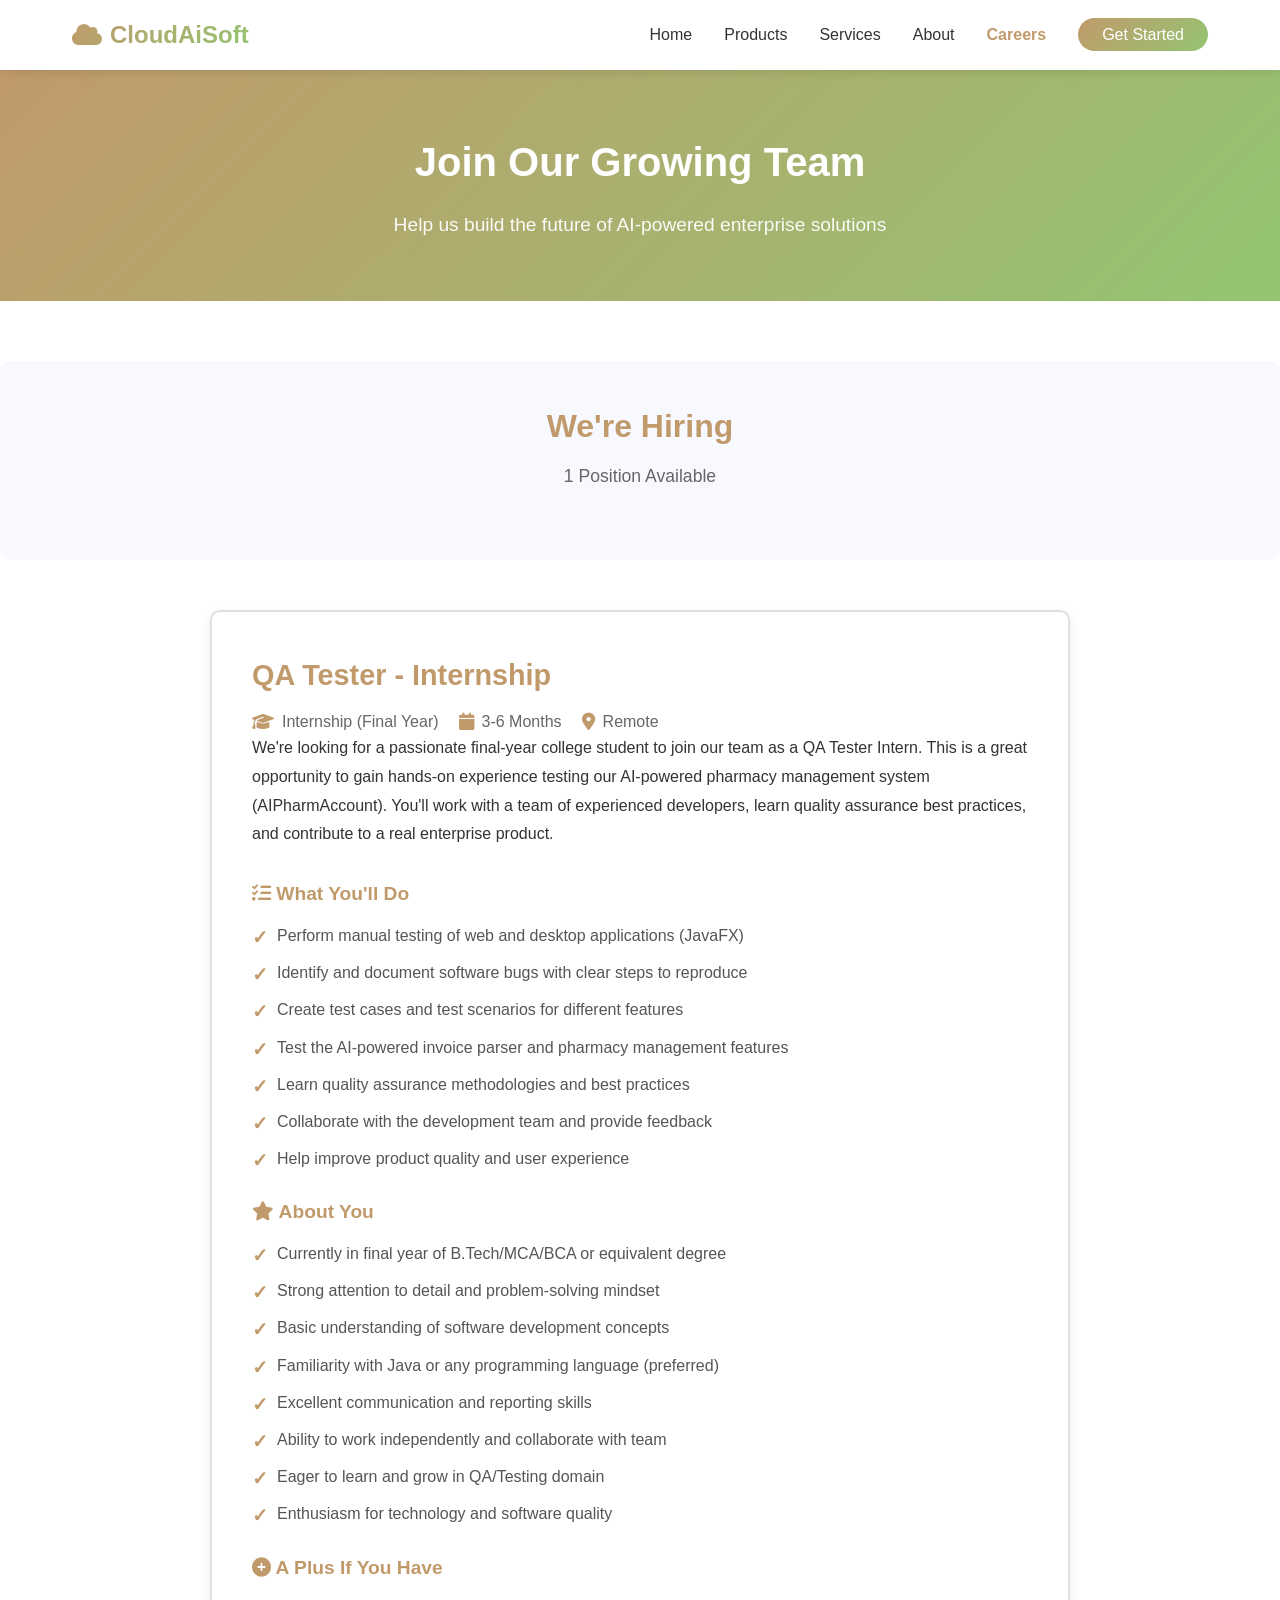
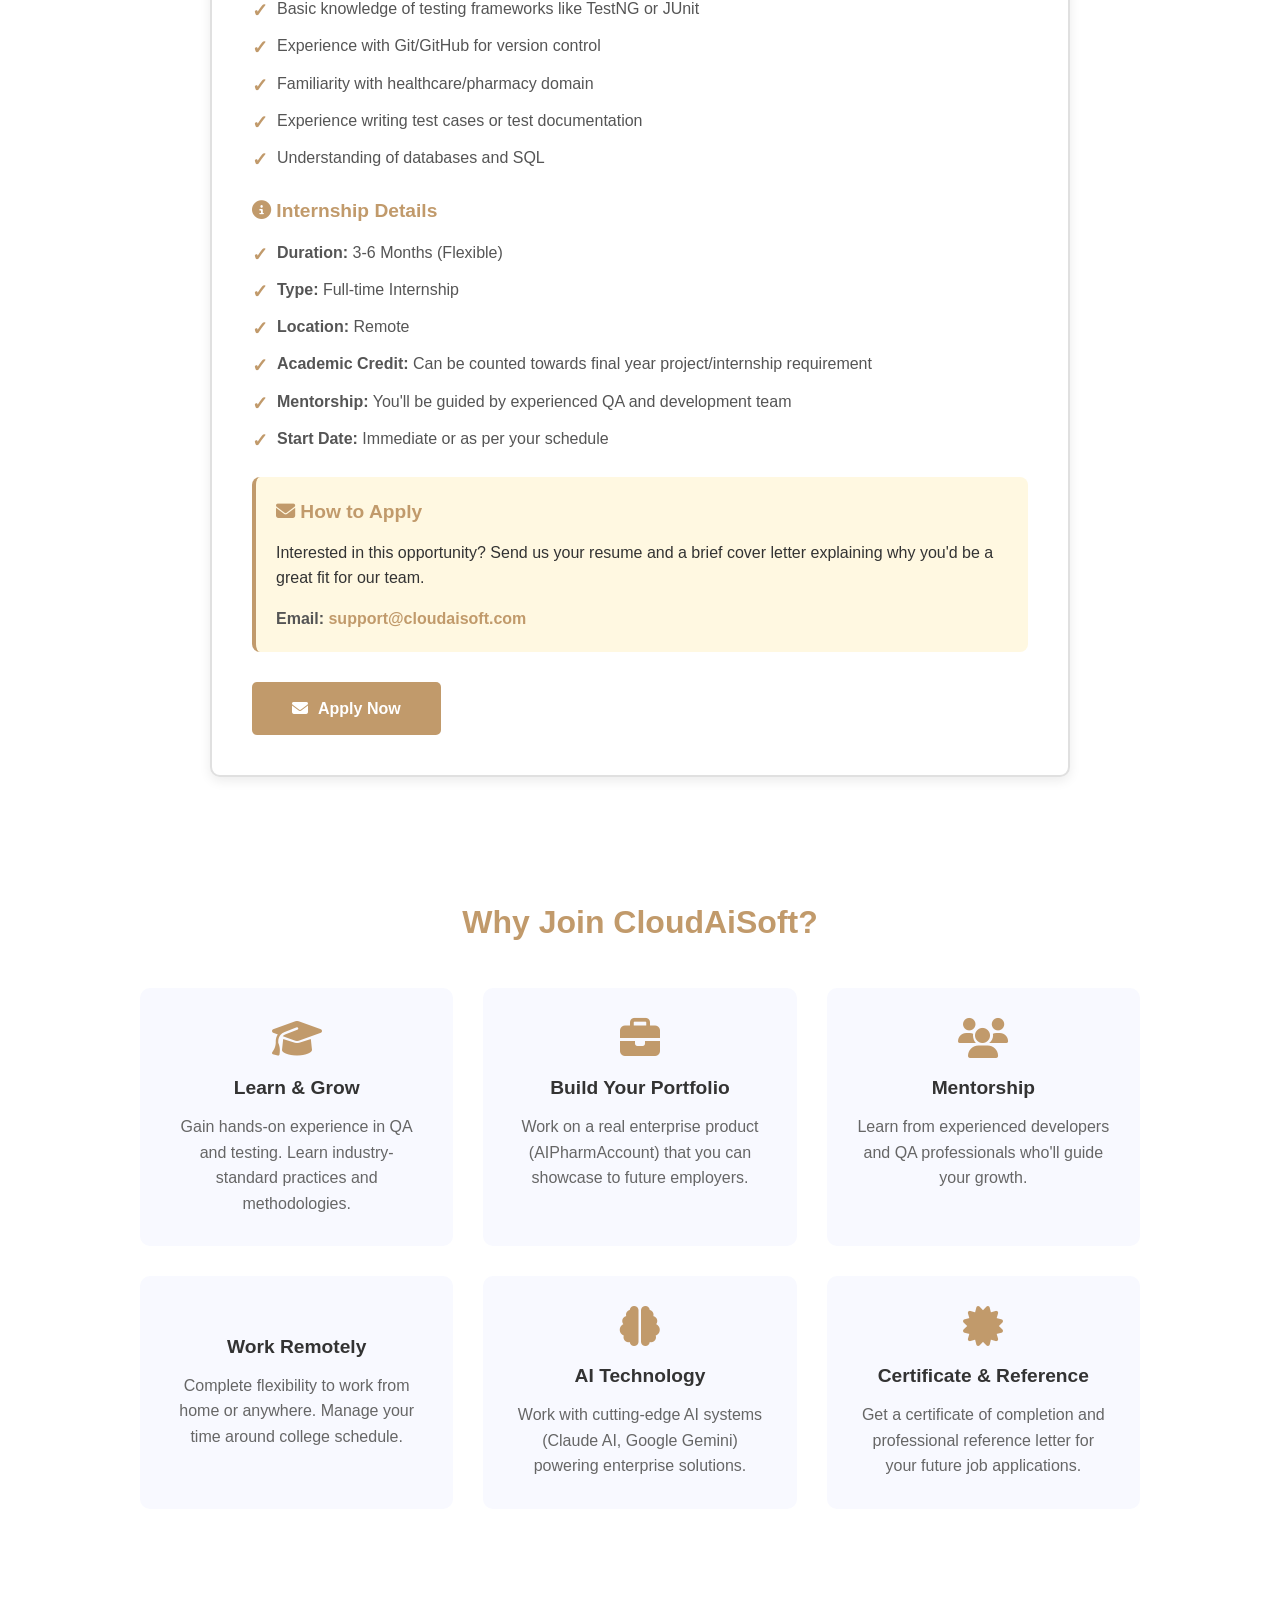
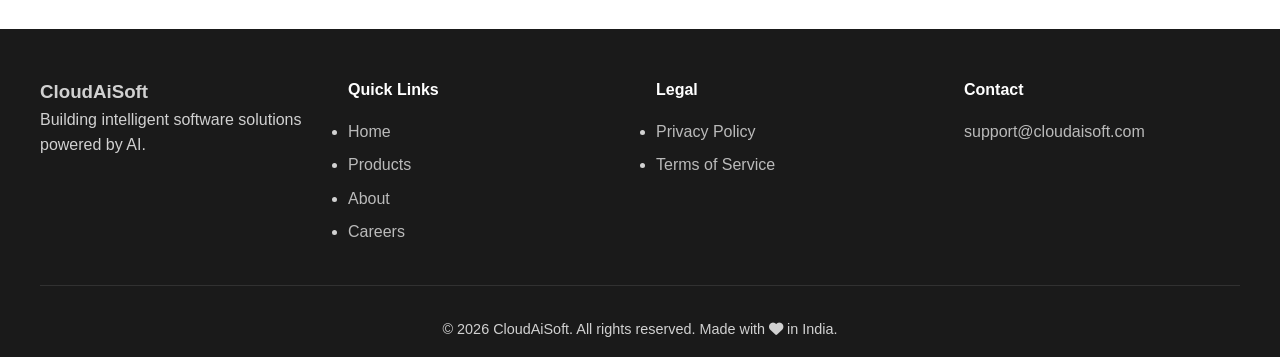
<file: careers.html>
<!DOCTYPE html>
<html lang="en">
<head>
    <meta charset="UTF-8">
    <meta name="viewport" content="width=device-width, initial-scale=1.0">
    <meta name="description" content="Join CloudAiSoft and help build the future of AI-powered enterprise solutions.">
    <title>Careers | CloudAiSoft</title>
    <link href="https://cdnjs.cloudflare.com/ajax/libs/font-awesome/6.4.0/css/all.min.css" rel="stylesheet">
    <link rel="stylesheet" href="styles.css">
    <style>
        .careers-hero {
            background: linear-gradient(135deg, var(--primary) 0%, var(--secondary) 100%);
            color: white;
            padding: 60px 20px;
            text-align: center;
            margin-bottom: 60px;
        }

        .careers-hero h1 {
            font-size: 2.5rem;
            margin-bottom: 1rem;
            font-weight: 800;
        }

        .careers-hero p {
            font-size: 1.2rem;
            margin-bottom: 0;
            opacity: 0.95;
        }

        .jobs-container {
            max-width: 900px;
            margin: 0 auto 60px;
            padding: 0 20px;
        }

        .job-card {
            background: white;
            border: 2px solid #e0e0e0;
            border-radius: 10px;
            padding: 40px;
            margin-bottom: 30px;
            box-shadow: 0 4px 12px rgba(0, 0, 0, 0.08);
            transition: all 0.3s ease;
        }

        .job-card:hover {
            border-color: var(--primary);
            box-shadow: 0 8px 24px rgba(0, 0, 0, 0.12);
            transform: translateY(-2px);
        }

        .job-header {
            display: flex;
            justify-content: space-between;
            align-items: start;
            margin-bottom: 25px;
            flex-wrap: wrap;
            gap: 20px;
        }

        .job-title {
            font-size: 1.8rem;
            font-weight: 700;
            color: var(--primary);
            margin: 0;
        }

        .job-meta {
            display: flex;
            gap: 20px;
            flex-wrap: wrap;
            margin-top: 10px;
        }

        .job-meta-item {
            display: flex;
            align-items: center;
            gap: 8px;
            color: #666;
            font-weight: 500;
        }

        .job-meta-item i {
            color: var(--primary);
            font-size: 1.1rem;
        }

        .job-description {
            margin-bottom: 30px;
            line-height: 1.8;
            color: #333;
        }

        .job-section {
            margin-bottom: 25px;
        }

        .job-section h3 {
            font-size: 1.2rem;
            color: var(--primary);
            margin-bottom: 12px;
            font-weight: 700;
        }

        .job-section ul {
            list-style: none;
            padding: 0;
            margin: 0;
        }

        .job-section li {
            padding-left: 25px;
            margin-bottom: 10px;
            position: relative;
            color: #555;
            line-height: 1.7;
        }

        .job-section li:before {
            content: "✓";
            position: absolute;
            left: 0;
            color: var(--primary);
            font-weight: bold;
            font-size: 1.2rem;
        }

        .apply-button {
            background: var(--primary);
            color: white;
            padding: 14px 40px;
            border: none;
            border-radius: 5px;
            font-size: 1rem;
            font-weight: 600;
            cursor: pointer;
            transition: all 0.3s ease;
            display: inline-flex;
            align-items: center;
            gap: 10px;
            text-decoration: none;
        }

        .apply-button:hover {
            background: var(--secondary);
            transform: translateY(-2px);
            box-shadow: 0 4px 12px rgba(0, 0, 0, 0.2);
        }

        .open-positions {
            background: #f8f9ff;
            padding: 40px 20px;
            border-radius: 10px;
            margin-bottom: 50px;
            text-align: center;
        }

        .open-positions h2 {
            font-size: 2rem;
            margin-bottom: 10px;
            color: var(--primary);
        }

        .position-count {
            font-size: 1.1rem;
            color: #666;
            margin-bottom: 30px;
        }

        .why-join {
            background: white;
            padding: 60px 20px;
            margin-bottom: 60px;
            text-align: center;
        }

        .why-join h2 {
            font-size: 2rem;
            margin-bottom: 40px;
            color: var(--primary);
        }

        .benefits {
            display: grid;
            grid-template-columns: repeat(auto-fit, minmax(250px, 1fr));
            gap: 30px;
            max-width: 1000px;
            margin: 0 auto;
        }

        .benefit-card {
            padding: 30px;
            background: #f8f9ff;
            border-radius: 10px;
            text-align: center;
        }

        .benefit-card i {
            font-size: 2.5rem;
            color: var(--primary);
            margin-bottom: 15px;
        }

        .benefit-card h3 {
            font-size: 1.2rem;
            margin-bottom: 10px;
            color: #333;
        }

        .benefit-card p {
            color: #666;
            line-height: 1.6;
        }

        @media (max-width: 768px) {
            .careers-hero h1 {
                font-size: 1.8rem;
            }

            .job-header {
                flex-direction: column;
            }

            .job-card {
                padding: 25px;
            }

            .job-title {
                font-size: 1.4rem;
            }
        }
    </style>
</head>
<body>
    <!-- HEADER & NAVIGATION -->
    <header>
        <nav>
            <div class="logo">
                <i class="fas fa-cloud"></i>
                CloudAiSoft
            </div>
            <ul class="nav-menu" id="navMenu">
                <li><a href="index.html">Home</a></li>
                <li><a href="products.html">Products</a></li>
                <li><a href="services.html">Services</a></li>
                <li><a href="about.html">About</a></li>
                <li><a href="careers.html">Careers</a></li>
                <li><a href="contact.html" class="nav-cta">Get Started</a></li>
            </ul>
            <div class="hamburger" id="hamburger">
                <span></span>
                <span></span>
                <span></span>
            </div>
        </nav>
    </header>

    <!-- CAREERS HERO -->
    <section class="careers-hero">
        <h1>Join Our Growing Team</h1>
        <p>Help us build the future of AI-powered enterprise solutions</p>
    </section>

    <!-- OPEN POSITIONS -->
    <section class="open-positions">
        <h2>We're Hiring</h2>
        <p class="position-count">1 Position Available</p>
    </section>

    <!-- JOB LISTINGS -->
    <section class="jobs-container">
        <!-- QA Tester Internship Position -->
        <div class="job-card">
            <h2 class="job-title">QA Tester - Internship</h2>

            <div class="job-meta">
                <div class="job-meta-item">
                    <i class="fas fa-graduation-cap"></i>
                    <span>Internship (Final Year)</span>
                </div>
                <div class="job-meta-item">
                    <i class="fas fa-calendar"></i>
                    <span>3-6 Months</span>
                </div>
                <div class="job-meta-item">
                    <i class="fas fa-map-marker-alt"></i>
                    <span>Remote</span>
                </div>
            </div>

            <div class="job-description">
                <p>We're looking for a passionate final-year college student to join our team as a QA Tester Intern. This is a great opportunity to gain hands-on experience testing our AI-powered pharmacy management system (AIPharmAccount). You'll work with a team of experienced developers, learn quality assurance best practices, and contribute to a real enterprise product.</p>
            </div>

            <div class="job-section">
                <h3><i class="fas fa-tasks"></i> What You'll Do</h3>
                <ul>
                    <li>Perform manual testing of web and desktop applications (JavaFX)</li>
                    <li>Identify and document software bugs with clear steps to reproduce</li>
                    <li>Create test cases and test scenarios for different features</li>
                    <li>Test the AI-powered invoice parser and pharmacy management features</li>
                    <li>Learn quality assurance methodologies and best practices</li>
                    <li>Collaborate with the development team and provide feedback</li>
                    <li>Help improve product quality and user experience</li>
                </ul>
            </div>

            <div class="job-section">
                <h3><i class="fas fa-star"></i> About You</h3>
                <ul>
                    <li>Currently in final year of B.Tech/MCA/BCA or equivalent degree</li>
                    <li>Strong attention to detail and problem-solving mindset</li>
                    <li>Basic understanding of software development concepts</li>
                    <li>Familiarity with Java or any programming language (preferred)</li>
                    <li>Excellent communication and reporting skills</li>
                    <li>Ability to work independently and collaborate with team</li>
                    <li>Eager to learn and grow in QA/Testing domain</li>
                    <li>Enthusiasm for technology and software quality</li>
                </ul>
            </div>

            <div class="job-section">
                <h3><i class="fas fa-plus-circle"></i> A Plus If You Have</h3>
                <ul>
                    <li>Basic knowledge of testing frameworks like TestNG or JUnit</li>
                    <li>Experience with Git/GitHub for version control</li>
                    <li>Familiarity with healthcare/pharmacy domain</li>
                    <li>Experience writing test cases or test documentation</li>
                    <li>Understanding of databases and SQL</li>
                </ul>
            </div>

            <div class="job-section">
                <h3><i class="fas fa-info-circle"></i> Internship Details</h3>
                <ul>
                    <li><strong>Duration:</strong> 3-6 Months (Flexible)</li>
                    <li><strong>Type:</strong> Full-time Internship</li>
                    <li><strong>Location:</strong> Remote</li>
                    <li><strong>Academic Credit:</strong> Can be counted towards final year project/internship requirement</li>
                    <li><strong>Mentorship:</strong> You'll be guided by experienced QA and development team</li>
                    <li><strong>Start Date:</strong> Immediate or as per your schedule</li>
                </ul>
            </div>

            <div class="job-section" style="background: #fff8e1; padding: 20px; border-radius: 8px; border-left: 4px solid var(--primary);">
                <h3 style="margin-top: 0;"><i class="fas fa-envelope"></i> How to Apply</h3>
                <p style="margin: 0 0 15px 0;">Interested in this opportunity? Send us your resume and a brief cover letter explaining why you'd be a great fit for our team.</p>
                <p style="margin: 0; color: #555;"><strong>Email:</strong> <a href="mailto:support@cloudaisoft.com" style="color: var(--primary); text-decoration: none; font-weight: 600;">support@cloudaisoft.com</a></p>
            </div>

            <div style="margin-top: 30px;">
                <a href="mailto:support@cloudaisoft.com?subject=QA%20Tester%20Position%20Application" class="apply-button">
                    <i class="fas fa-envelope"></i> Apply Now
                </a>
            </div>
        </div>
    </section>

    <!-- WHY JOIN US -->
    <section class="why-join">
        <h2>Why Join CloudAiSoft?</h2>
        <div class="benefits">
            <div class="benefit-card">
                <i class="fas fa-graduation-cap"></i>
                <h3>Learn & Grow</h3>
                <p>Gain hands-on experience in QA and testing. Learn industry-standard practices and methodologies.</p>
            </div>
            <div class="benefit-card">
                <i class="fas fa-briefcase"></i>
                <h3>Build Your Portfolio</h3>
                <p>Work on a real enterprise product (AIPharmAccount) that you can showcase to future employers.</p>
            </div>
            <div class="benefit-card">
                <i class="fas fa-users"></i>
                <h3>Mentorship</h3>
                <p>Learn from experienced developers and QA professionals who'll guide your growth.</p>
            </div>
            <div class="benefit-card">
                <i class="fas fa-laptop-home"></i>
                <h3>Work Remotely</h3>
                <p>Complete flexibility to work from home or anywhere. Manage your time around college schedule.</p>
            </div>
            <div class="benefit-card">
                <i class="fas fa-brain"></i>
                <h3>AI Technology</h3>
                <p>Work with cutting-edge AI systems (Claude AI, Google Gemini) powering enterprise solutions.</p>
            </div>
            <div class="benefit-card">
                <i class="fas fa-certificate"></i>
                <h3>Certificate & Reference</h3>
                <p>Get a certificate of completion and professional reference letter for your future job applications.</p>
            </div>
        </div>
    </section>

    <!-- FOOTER -->
    <footer>
        <div class="footer-content">
            <div class="footer-section">
                <h3>CloudAiSoft</h3>
                <p>Building intelligent software solutions powered by AI.</p>
            </div>
            <div class="footer-section">
                <h4>Quick Links</h4>
                <ul>
                    <li><a href="index.html">Home</a></li>
                    <li><a href="products.html">Products</a></li>
                    <li><a href="about.html">About</a></li>
                    <li><a href="careers.html">Careers</a></li>
                </ul>
            </div>
            <div class="footer-section">
                <h4>Legal</h4>
                <ul>
                    <li><a href="privacy-policy.html">Privacy Policy</a></li>
                    <li><a href="terms-of-service.html">Terms of Service</a></li>
                </ul>
            </div>
            <div class="footer-section">
                <h4>Contact</h4>
                <p><a href="mailto:support@cloudaisoft.com">support@cloudaisoft.com</a></p>
            </div>
        </div>
        <div class="footer-bottom">
            <p>&copy; 2026 CloudAiSoft. All rights reserved. Made with <i class="fas fa-heart"></i> in India.</p>
        </div>
    </footer>

    <script src="script.js"></script>
</body>
</html>
</file>
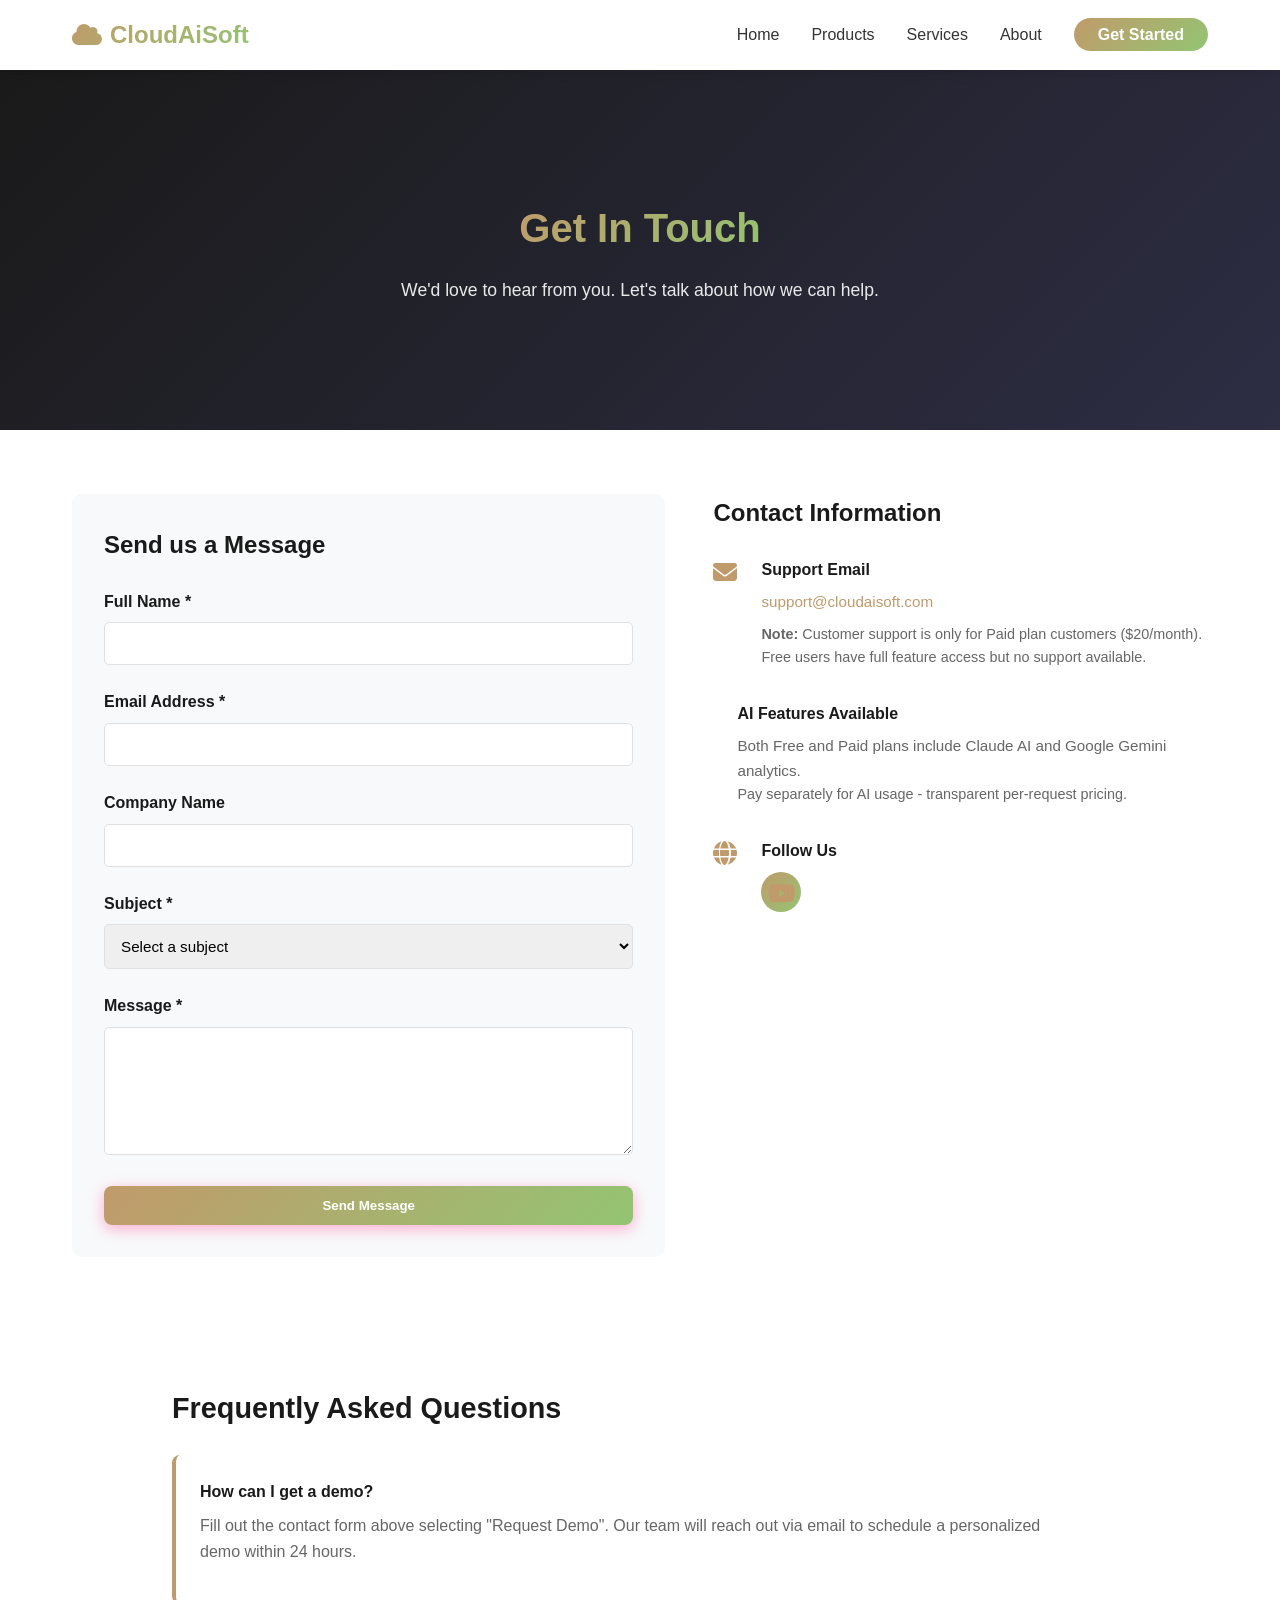
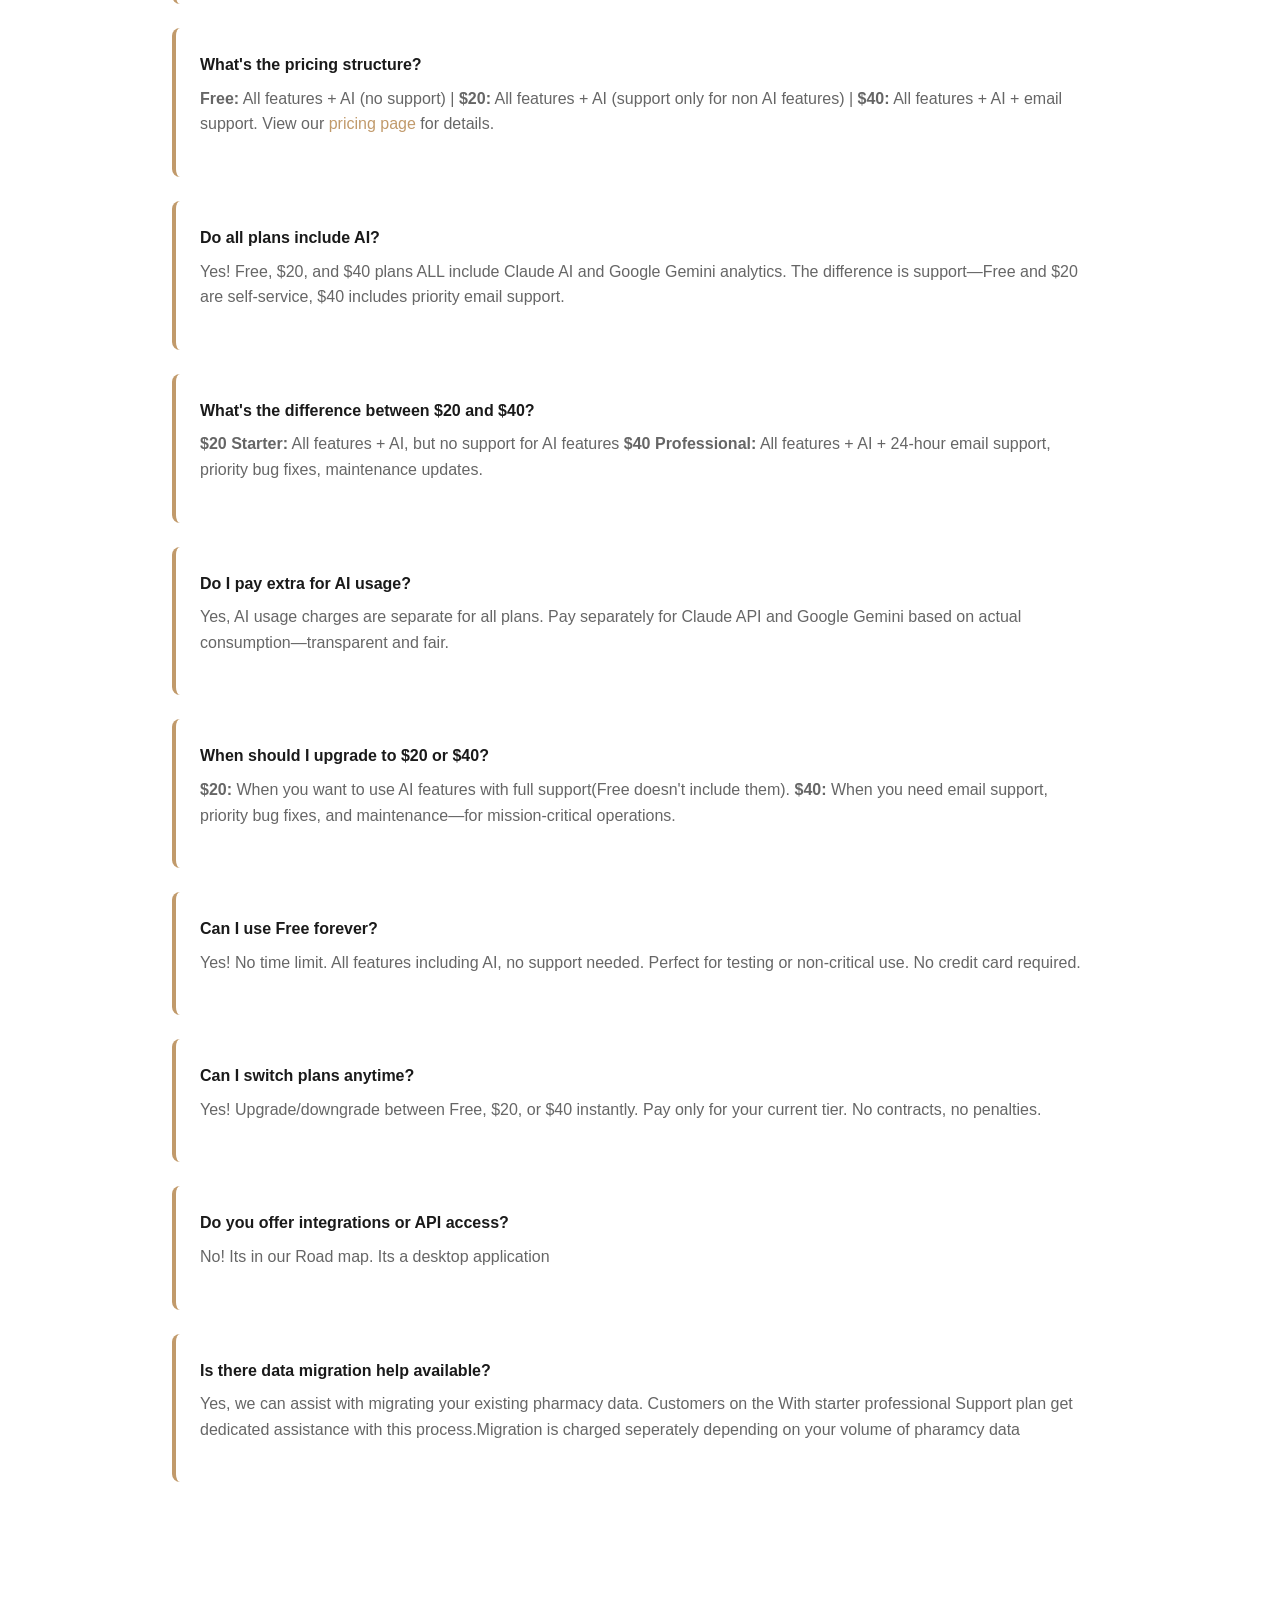
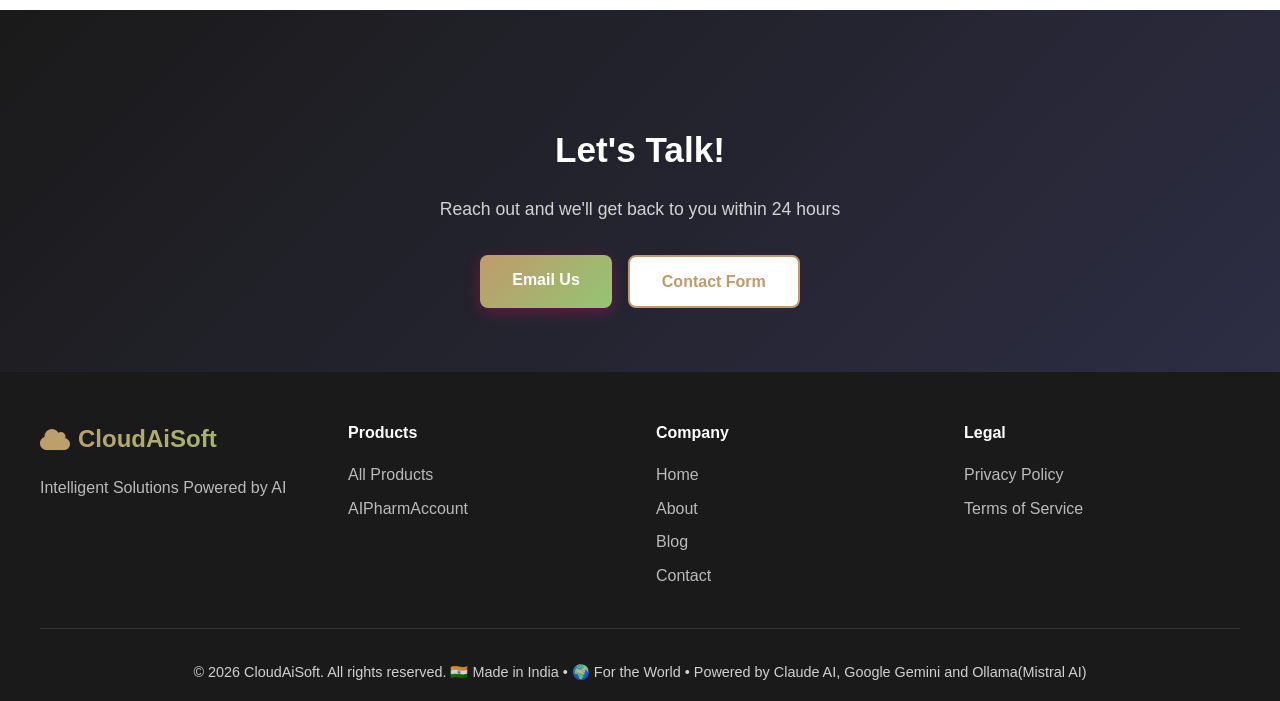
<file: contact.html>
<!DOCTYPE html>
<html lang="en">
<head>
    <meta charset="UTF-8">
    <meta name="viewport" content="width=device-width, initial-scale=1.0">
    <title>Contact Us | CloudAiSoft</title>
    <link href="https://cdnjs.cloudflare.com/ajax/libs/font-awesome/6.4.0/css/all.min.css" rel="stylesheet">
    <link rel="stylesheet" href="styles.css">
</head>
<body>
    <header>
        <nav>
            <div class="logo"><i class="fas fa-cloud"></i> CloudAiSoft</div>
            <ul class="nav-menu" id="navMenu">
                <li><a href="index.html">Home</a></li>
                <li><a href="products.html">Products</a></li>
                <li><a href="services.html">Services</a></li>
                <li><a href="about.html">About</a></li>
                <li><a href="contact.html" class="nav-cta">Get Started</a></li>
            </ul>
            <div class="hamburger" id="hamburger">
                <span></span><span></span><span></span>
            </div>
        </nav>
    </header>

    <section class="page-hero">
        <h1>Get In Touch</h1>
        <p>We'd love to hear from you. Let's talk about how we can help.</p>
    </section>

    <section class="contact-section">
        <div class="contact-content">
            <div class="contact-form-container">
                <h2>Send us a Message</h2>
                <form class="contact-form" onsubmit="handleContactForm(event)">
                    <div class="form-group">
                        <label for="name">Full Name *</label>
                        <input type="text" id="name" name="name" required>
                    </div>
                    <div class="form-group">
                        <label for="email">Email Address *</label>
                        <input type="email" id="email" name="email" required>
                    </div>
                    <div class="form-group">
                        <label for="company">Company Name</label>
                        <input type="text" id="company" name="company">
                    </div>
                    <div class="form-group">
                        <label for="subject">Subject *</label>
                        <select id="subject" name="subject" required>
                            <option value="">Select a subject</option>
                            <option value="sales">Sales Inquiry</option>
                            <option value="demo">Request Demo</option>
                            <option value="support">Support</option>
                            <option value="partnership">Partnership</option>
                            <option value="other">Other</option>
                        </select>
                    </div>
                    <div class="form-group">
                        <label for="message">Message *</label>
                        <textarea id="message" name="message" rows="6" required></textarea>
                    </div>
                    <button type="submit" class="btn btn-primary btn-full-width">Send Message</button>
                </form>
            </div>

            <div class="contact-info-container">
                <h2>Contact Information</h2>

                <div class="contact-info-item">
                    <i class="fas fa-envelope"></i>
                    <div>
                        <h4>Support Email</h4>
                        <p><a href="mailto:support@cloudaisoft.com">support@cloudaisoft.com</a></p>
                        <p style="font-size: 0.9rem; color: var(--text-light); margin-top: 0.5rem;"><strong>Note:</strong> Customer support is only for Paid plan customers ($20/month). Free users have full feature access but no support available.</p>
                    </div>
                </div>

                <div class="contact-info-item">
                    <i class="fas fa-sparkles"></i>
                    <div>
                        <h4>AI Features Available</h4>
                        <p>Both Free and Paid plans include Claude AI and Google Gemini analytics.</p>
                        <p style="font-size: 0.9rem; color: var(--text-light);">Pay separately for AI usage - transparent per-request pricing.</p>
                    </div>
                </div>

                <div class="contact-info-item">
                    <i class="fas fa-globe"></i>
                    <div>
                        <h4>Follow Us</h4>
                        <div class="social-links">
                            <a href="https://www.youtube.com/@cloudaisoft" title="youtube"><i class="fab fa-youtube"></i></a>
                           <!-- <a href="#" title="Twitter"><i class="fab fa-twitter"></i></a>
                            <a href="#" title="Facebook"><i class="fab fa-facebook"></i></a>-->
                        </div>
                    </div>
                </div>
            </div>
        </div>
    </section>

    <section class="product-section">
        <div class="section-container">
            <h2>Frequently Asked Questions</h2>
            <div class="faq">
                <div class="faq-item">
                    <h4>How can I get a demo?</h4>
                    <p>Fill out the contact form above selecting "Request Demo". Our team will reach out via email to schedule a personalized demo within 24 hours.</p>
                </div>
                <div class="faq-item">
                    <h4>What's the pricing structure?</h4>
                    <p><strong>Free:</strong> All features + AI (no support) | <strong>$20:</strong> All features + AI (support only for non AI features) | <strong>$40:</strong> All features + AI + email support. View our <a href="pricing.html" class="text-link">pricing page</a> for details.</p>
                </div>
                <div class="faq-item">
                    <h4>Do all plans include AI?</h4>
                    <p>Yes! Free, $20, and $40 plans ALL include Claude AI and Google Gemini analytics. The difference is support—Free and $20 are self-service, $40 includes priority email support.</p>
                </div>
                <div class="faq-item">
                    <h4>What's the difference between $20 and $40?</h4>
                    <p><strong>$20 Starter:</strong> All features + AI, but no support for AI features <strong>$40 Professional:</strong> All features + AI + 24-hour email support, priority bug fixes, maintenance updates.</p>
                </div>
                <div class="faq-item">
                    <h4>Do I pay extra for AI usage?</h4>
                    <p>Yes, AI usage charges are separate for all plans. Pay separately for Claude API and Google Gemini based on actual consumption—transparent and fair.</p>
                </div>
                <div class="faq-item">
                    <h4>When should I upgrade to $20 or $40?</h4>
                    <p><strong>$20:</strong> When you want to use AI features with full support(Free doesn't include them). <strong>$40:</strong> When you need email support, priority bug fixes, and maintenance—for mission-critical operations.</p>
                </div>
                <div class="faq-item">
                    <h4>Can I use Free forever?</h4>
                    <p>Yes! No time limit. All features including AI, no support needed. Perfect for testing or non-critical use. No credit card required.</p>
                </div>
                <div class="faq-item">
                    <h4>Can I switch plans anytime?</h4>
                    <p>Yes! Upgrade/downgrade between Free, $20, or $40 instantly. Pay only for your current tier. No contracts, no penalties.</p>
                </div>
                <div class="faq-item">
                    <h4>Do you offer integrations or API access?</h4>
                    <p>No! Its in our Road map. Its a desktop application</p>
                </div>
                <div class="faq-item">
                    <h4>Is there data migration help available?</h4>
                    <p>Yes, we can assist with migrating your existing pharmacy data. Customers on the With starter professional Support plan get dedicated assistance with this process.Migration is charged seperately depending on your volume of pharamcy data</p>
                </div>
            </div>
        </div>
    </section>

    <section class="cta-section">
        <h2 class="section-title cta-white-title">Let's Talk!</h2>
        <p class="section-subtitle cta-white-subtitle">Reach out and we'll get back to you within 24 hours</p>
        <div class="hero-buttons">
            <a href="mailto:support@cloudaisoft.com" class="btn btn-primary">Email Us</a>
            <a href="#contact-form" class="btn btn-secondary">Contact Form</a>
        </div>
    </section>

    <footer>
        <div class="footer-content">
            <div class="footer-section">
                <div class="logo footer-logo"><i class="fas fa-cloud"></i> CloudAiSoft</div>
                <p class="footer-text">Intelligent Solutions Powered by AI</p>
            </div>
            <div class="footer-section">
                <h4>Products</h4>
                <a href="products.html">All Products</a>
                <a href="aipharmaccount.html">AIPharmAccount</a>
            </div>
            <div class="footer-section">
                <h4>Company</h4>
                <a href="index.html">Home</a>
                <a href="about.html">About</a>
                <a href="#">Blog</a>
                <a href="contact.html">Contact</a>
            </div>
            <div class="footer-section">
                <h4>Legal</h4>
                <a href="privacy-policy.html">Privacy Policy</a>
                <a href="terms-of-service.html">Terms of Service</a>
            </div>
        </div>
        <div class="footer-bottom">
            <p>&copy; 2026 CloudAiSoft. All rights reserved. 🇮🇳 Made in India • 🌍 For the World • Powered by Claude AI, Google Gemini and Ollama(Mistral AI)</p>
        </div>
    </footer>

    <script src="script.js"></script>
</body>
</html>
</file>
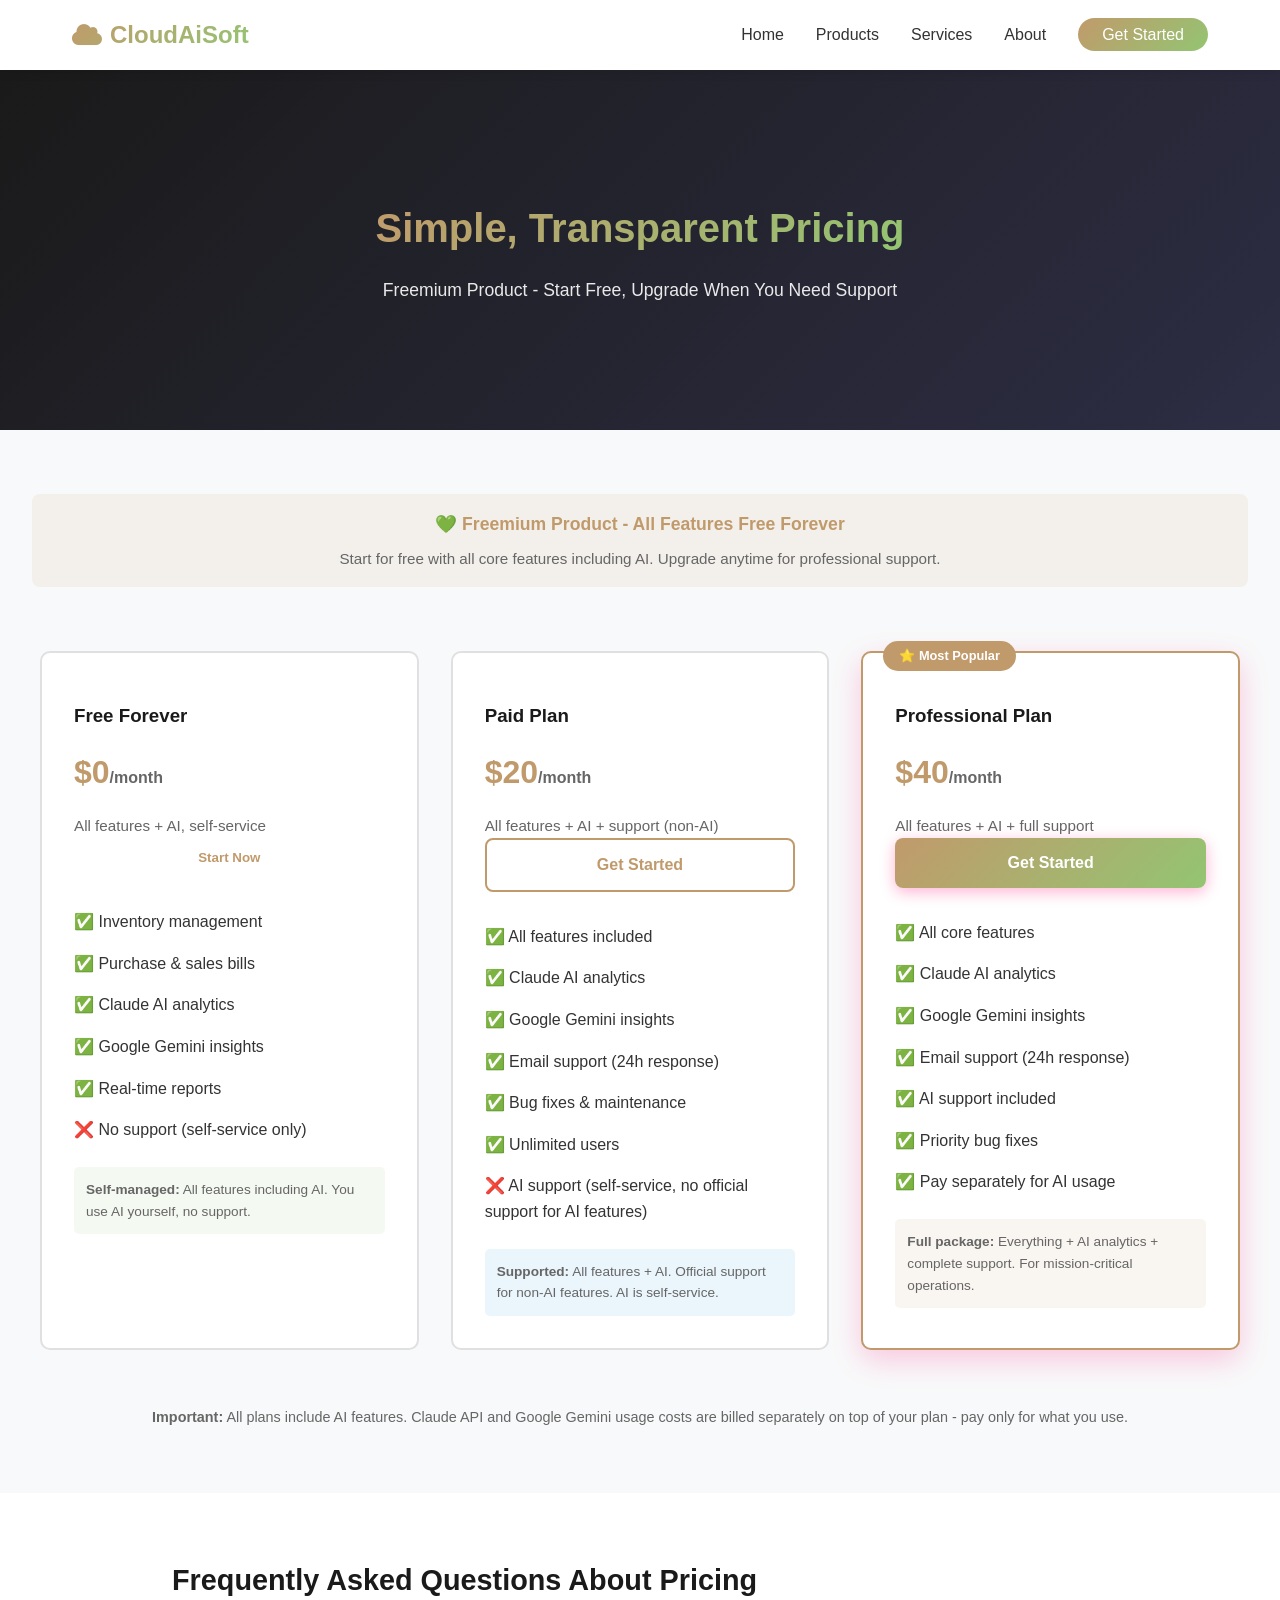
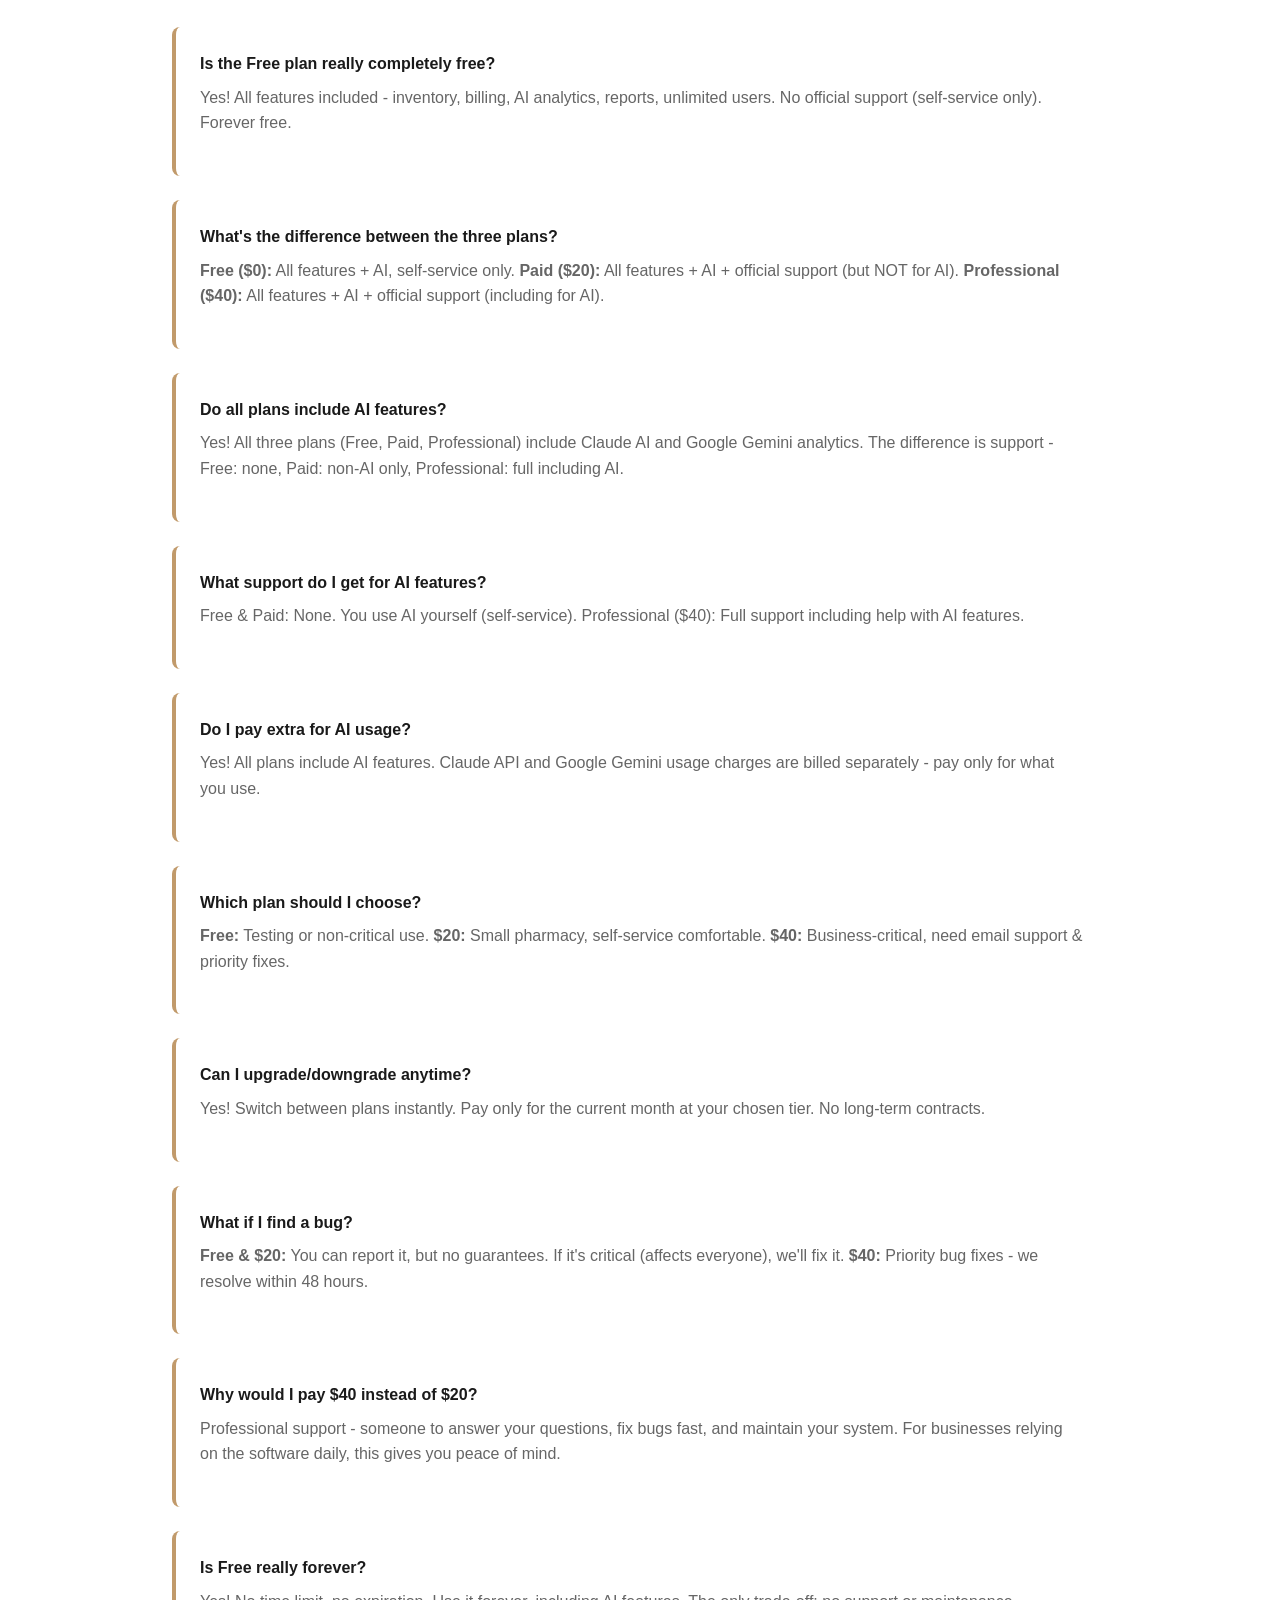
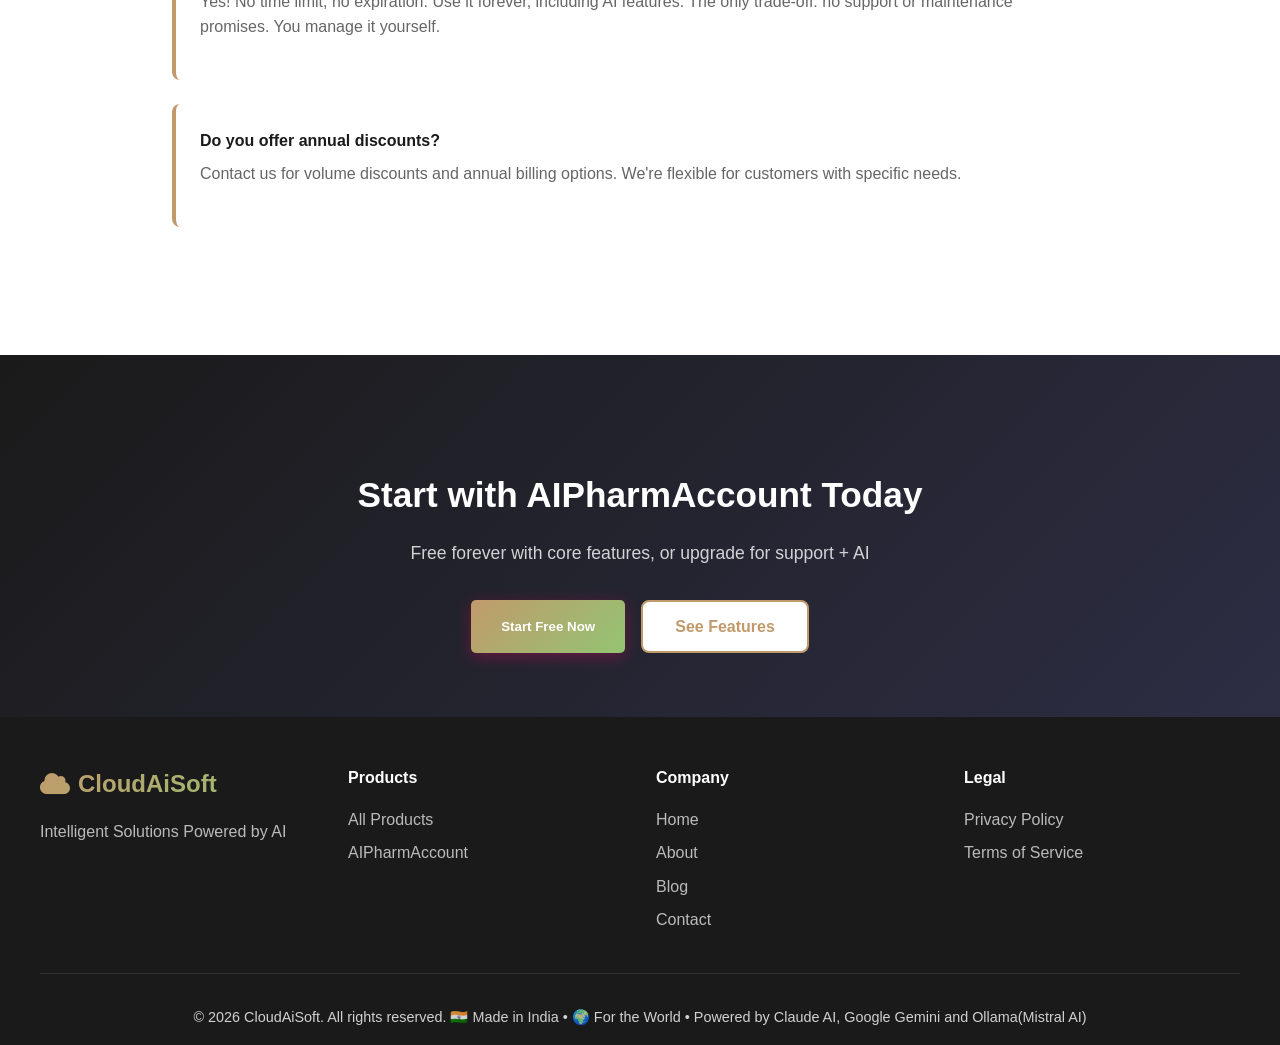
<file: pricing.html>
<!DOCTYPE html>
<html lang="en">
<head>
    <meta charset="UTF-8">
    <meta name="viewport" content="width=device-width, initial-scale=1.0">
    <title>Pricing | AIPharmAccount by CloudAiSoft</title>
    <link href="https://cdnjs.cloudflare.com/ajax/libs/font-awesome/6.4.0/css/all.min.css" rel="stylesheet">
    <link rel="stylesheet" href="styles.css">
</head>
<body>
    <header>
        <nav>
            <div class="logo"><i class="fas fa-cloud"></i> CloudAiSoft</div>
            <ul class="nav-menu" id="navMenu">
                <li><a href="index.html">Home</a></li>
                <li><a href="products.html">Products</a></li>
                <li><a href="services.html">Services</a></li>
                <li><a href="about.html">About</a></li>
                <li><a href="contact.html" class="nav-cta">Get Started</a></li>
            </ul>
            <div class="hamburger" id="hamburger">
                <span></span><span></span><span></span>
            </div>
        </nav>
    </header>

    <section class="page-hero">
        <h1>Simple, Transparent Pricing</h1>
        <p>Freemium Product - Start Free, Upgrade When You Need Support</p>
    </section>

    <section class="pricing-section">
        <div style="text-align: center; margin-bottom: 2rem; padding: 1rem; background: rgba(193, 154, 107, 0.1); border-radius: 8px;">
            <p style="font-size: 1.1rem; font-weight: bold; color: #C19A6B; margin: 0;">
                💚 Freemium Product - All Features Free Forever
            </p>
            <p style="font-size: 0.95rem; color: #666; margin: 0.5rem 0 0 0;">
                Start for free with all core features including AI. Upgrade anytime for professional support.
            </p>
        </div>
        <div class="pricing-cards">
            <div class="pricing-card">
                <h3>Free Forever</h3>
                <div class="price">$0<span>/month</span></div>
                <p class="pricing-desc">All features + AI, self-service</p>
                <button onclick="downloadAIPharmAccount()" class="btn btn-secondary btn-full-width" style="border: none; cursor: pointer;">Start Now</button>
                <ul class="pricing-features">
                     <li> ✅ Inventory management</li>
                    <li>  ✅ Purchase & sales bills</li>
                    <li>  ✅ Claude AI analytics</li>
                    <li>  ✅ Google Gemini insights</li>
                    <li>  ✅ Real-time reports</li>
                    <li>  ❌ No support (self-service only)</li>
                </ul>
                <p style="font-size: 0.85rem; color: var(--text-light); margin-top: 1rem; background: rgba(147, 197, 114, 0.1); padding: 0.75rem; border-radius: 5px;">
                    <strong>Self-managed:</strong> All features including AI. You use AI yourself, no support.
                </p>
            </div>

            <div class="pricing-card">
                <h3>Paid Plan</h3>
                <div class="price">$20<span>/month</span></div>
                <p class="pricing-desc">All features + AI + support (non-AI)</p>
                <a href="contact.html" class="btn btn-secondary btn-full-width">Get Started</a>
                <ul class="pricing-features">
                    <li> ✅ All features included</li>
                    <li> ✅ Claude AI analytics</li>
                    <li> ✅ Google Gemini insights</li>
                    <li> ✅ Email support (24h response)</li>
                    <li> ✅ Bug fixes & maintenance</li>
                    <li> ✅ Unlimited users</li>
                    <li> ❌ AI support (self-service, no official support for AI features)</li>
                </ul>
                <p style="font-size: 0.85rem; color: var(--text-light); margin-top: 1rem; background: rgba(52, 152, 219, 0.1); padding: 0.75rem; border-radius: 5px;">
                    <strong>Supported:</strong> All features + AI. Official support for non-AI features. AI is self-service.
                </p>
            </div>

            <div class="pricing-card featured">
                <div class="featured-badge">⭐ Most Popular</div>
                <h3>Professional Plan</h3>
                <div class="price">$40<span>/month</span></div>
                <p class="pricing-desc">All features + AI + full support</p>
                <a href="contact.html" class="btn btn-primary btn-full-width">Get Started</a>
                <ul class="pricing-features">
                    <li> ✅ All core features</li>
                    <li> ✅ Claude AI analytics</li>
                    <li> ✅ Google Gemini insights</li>
                    <li> ✅ Email support (24h response)</li>
                    <li> ✅ AI support included</li>
                    <li> ✅ Priority bug fixes</li>
                    <li> ✅ Pay separately for AI usage</li>
                </ul>
                <p style="font-size: 0.85rem; color: var(--text-light); margin-top: 1rem; background: rgba(193, 154, 107, 0.1); padding: 0.75rem; border-radius: 5px;">
                    <strong>Full package:</strong> Everything + AI analytics + complete support. For mission-critical operations.
                </p>
            </div>
        </div>
        <p style="text-align: center; color: var(--text-light); margin-top: 1.5rem; font-size: 0.9rem;"><strong>Important:</strong> All plans include AI features. Claude API and Google Gemini usage costs are billed separately on top of your plan - pay only for what you use.</p>
    </section>

    <section class="product-section">
        <div class="section-container">
            <h2>Frequently Asked Questions About Pricing</h2>
            <div class="faq">
                <div class="faq-item">
                    <h4>Is the Free plan really completely free?</h4>
                    <p>Yes! All features included - inventory, billing, AI analytics, reports, unlimited users. No official support (self-service only). Forever free.</p>
                </div>
                <div class="faq-item">
                    <h4>What's the difference between the three plans?</h4>
                    <p><strong>Free ($0):</strong> All features + AI, self-service only. <strong>Paid ($20):</strong> All features + AI + official support (but NOT for AI). <strong>Professional ($40):</strong> All features + AI + official support (including for AI).</p>
                </div>
                <div class="faq-item">
                    <h4>Do all plans include AI features?</h4>
                    <p>Yes! All three plans (Free, Paid, Professional) include Claude AI and Google Gemini analytics. The difference is support - Free: none, Paid: non-AI only, Professional: full including AI.</p>
                </div>
                <div class="faq-item">
                    <h4>What support do I get for AI features?</h4>
                    <p>Free & Paid: None. You use AI yourself (self-service). Professional ($40): Full support including help with AI features.</p>
                </div>
                <div class="faq-item">
                    <h4>Do I pay extra for AI usage?</h4>
                    <p>Yes! All plans include AI features. Claude API and Google Gemini usage charges are billed separately - pay only for what you use.</p>
                </div>
                <div class="faq-item">
                    <h4>Which plan should I choose?</h4>
                    <p><strong>Free:</strong> Testing or non-critical use. <strong>$20:</strong> Small pharmacy, self-service comfortable. <strong>$40:</strong> Business-critical, need email support & priority fixes.</p>
                </div>
                <div class="faq-item">
                    <h4>Can I upgrade/downgrade anytime?</h4>
                    <p>Yes! Switch between plans instantly. Pay only for the current month at your chosen tier. No long-term contracts.</p>
                </div>
                <div class="faq-item">
                    <h4>What if I find a bug?</h4>
                    <p><strong>Free & $20:</strong> You can report it, but no guarantees. If it's critical (affects everyone), we'll fix it. <strong>$40:</strong> Priority bug fixes - we resolve within 48 hours.</p>
                </div>
                <div class="faq-item">
                    <h4>Why would I pay $40 instead of $20?</h4>
                    <p>Professional support - someone to answer your questions, fix bugs fast, and maintain your system. For businesses relying on the software daily, this gives you peace of mind.</p>
                </div>
                <div class="faq-item">
                    <h4>Is Free really forever?</h4>
                    <p>Yes! No time limit, no expiration. Use it forever, including AI features. The only trade-off: no support or maintenance promises. You manage it yourself.</p>
                </div>
                <div class="faq-item">
                    <h4>Do you offer annual discounts?</h4>
                    <p>Contact us for volume discounts and annual billing options. We're flexible for customers with specific needs.</p>
                </div>
            </div>
        </div>
    </section>

    <section class="cta-section">
        <h2 class="section-title cta-white-title">Start with AIPharmAccount Today</h2>
        <p class="section-subtitle cta-white-subtitle">Free forever with core features, or upgrade for support + AI</p>
        <div class="hero-buttons">
            <button onclick="downloadAIPharmAccount()" class="btn btn-primary" style="border: none; cursor: pointer; background-color: var(--primary); padding: 12px 30px; border-radius: 5px; color: white; font-weight: bold;">Start Free Now</button>
            <a href="products.html" class="btn btn-secondary">See Features</a>
        </div>
    </section>

    <footer>
        <div class="footer-content">
            <div class="footer-section">
                <div class="logo footer-logo"><i class="fas fa-cloud"></i> CloudAiSoft</div>
                <p class="footer-text">Intelligent Solutions Powered by AI</p>
            </div>
            <div class="footer-section">
                <h4>Products</h4>
                <a href="products.html">All Products</a>
                <a href="aipharmaccount.html">AIPharmAccount</a>
            </div>
            <div class="footer-section">
                <h4>Company</h4>
                <a href="index.html">Home</a>
                <a href="about.html">About</a>
                <a href="#">Blog</a>
                <a href="contact.html">Contact</a>
            </div>
            <div class="footer-section">
                <h4>Legal</h4>
                <a href="privacy-policy.html">Privacy Policy</a>
                <a href="terms-of-service.html">Terms of Service</a>
            </div>
        </div>
        <div class="footer-bottom">
            <p>&copy; 2026 CloudAiSoft. All rights reserved. 🇮🇳 Made in India • 🌍 For the World • Powered by Claude AI, Google Gemini and Ollama(Mistral AI)</p>
        </div>
    </footer>

    <script src="script.js"></script>
</body>
</html>
</file>
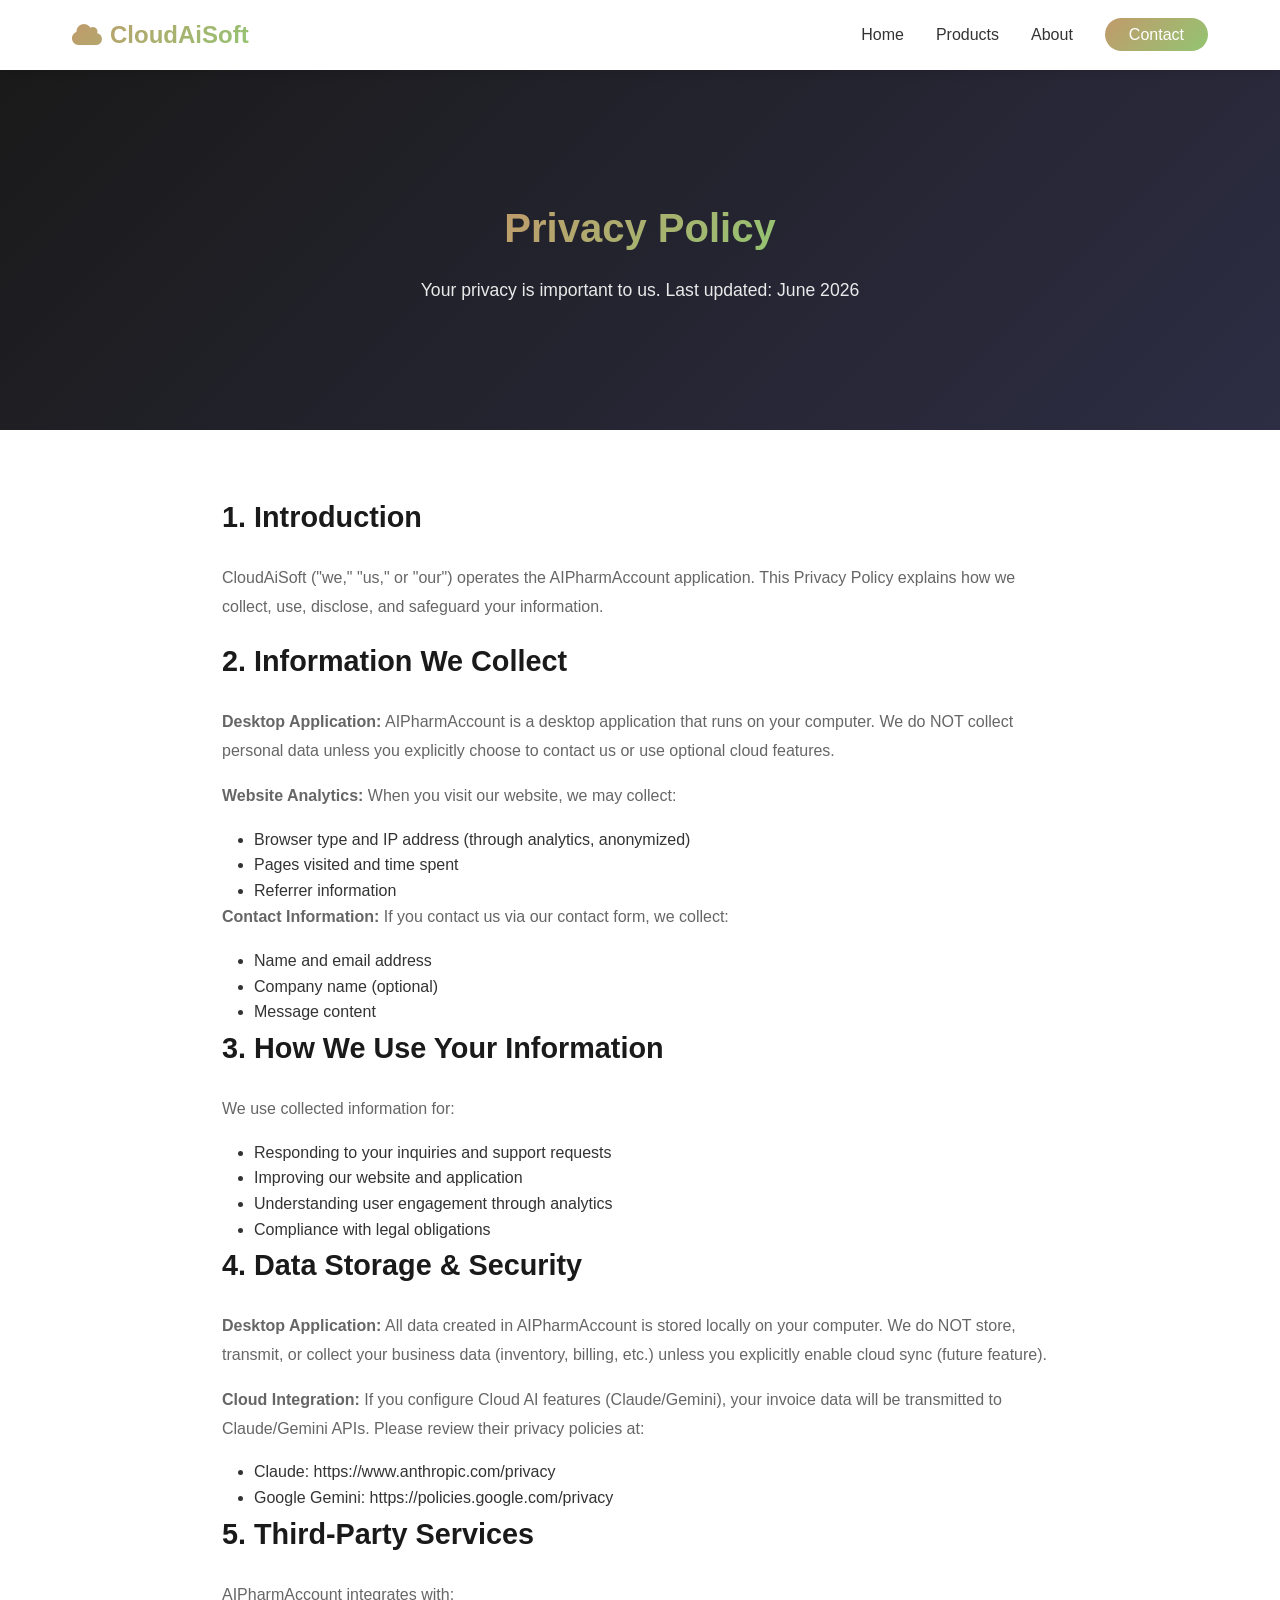
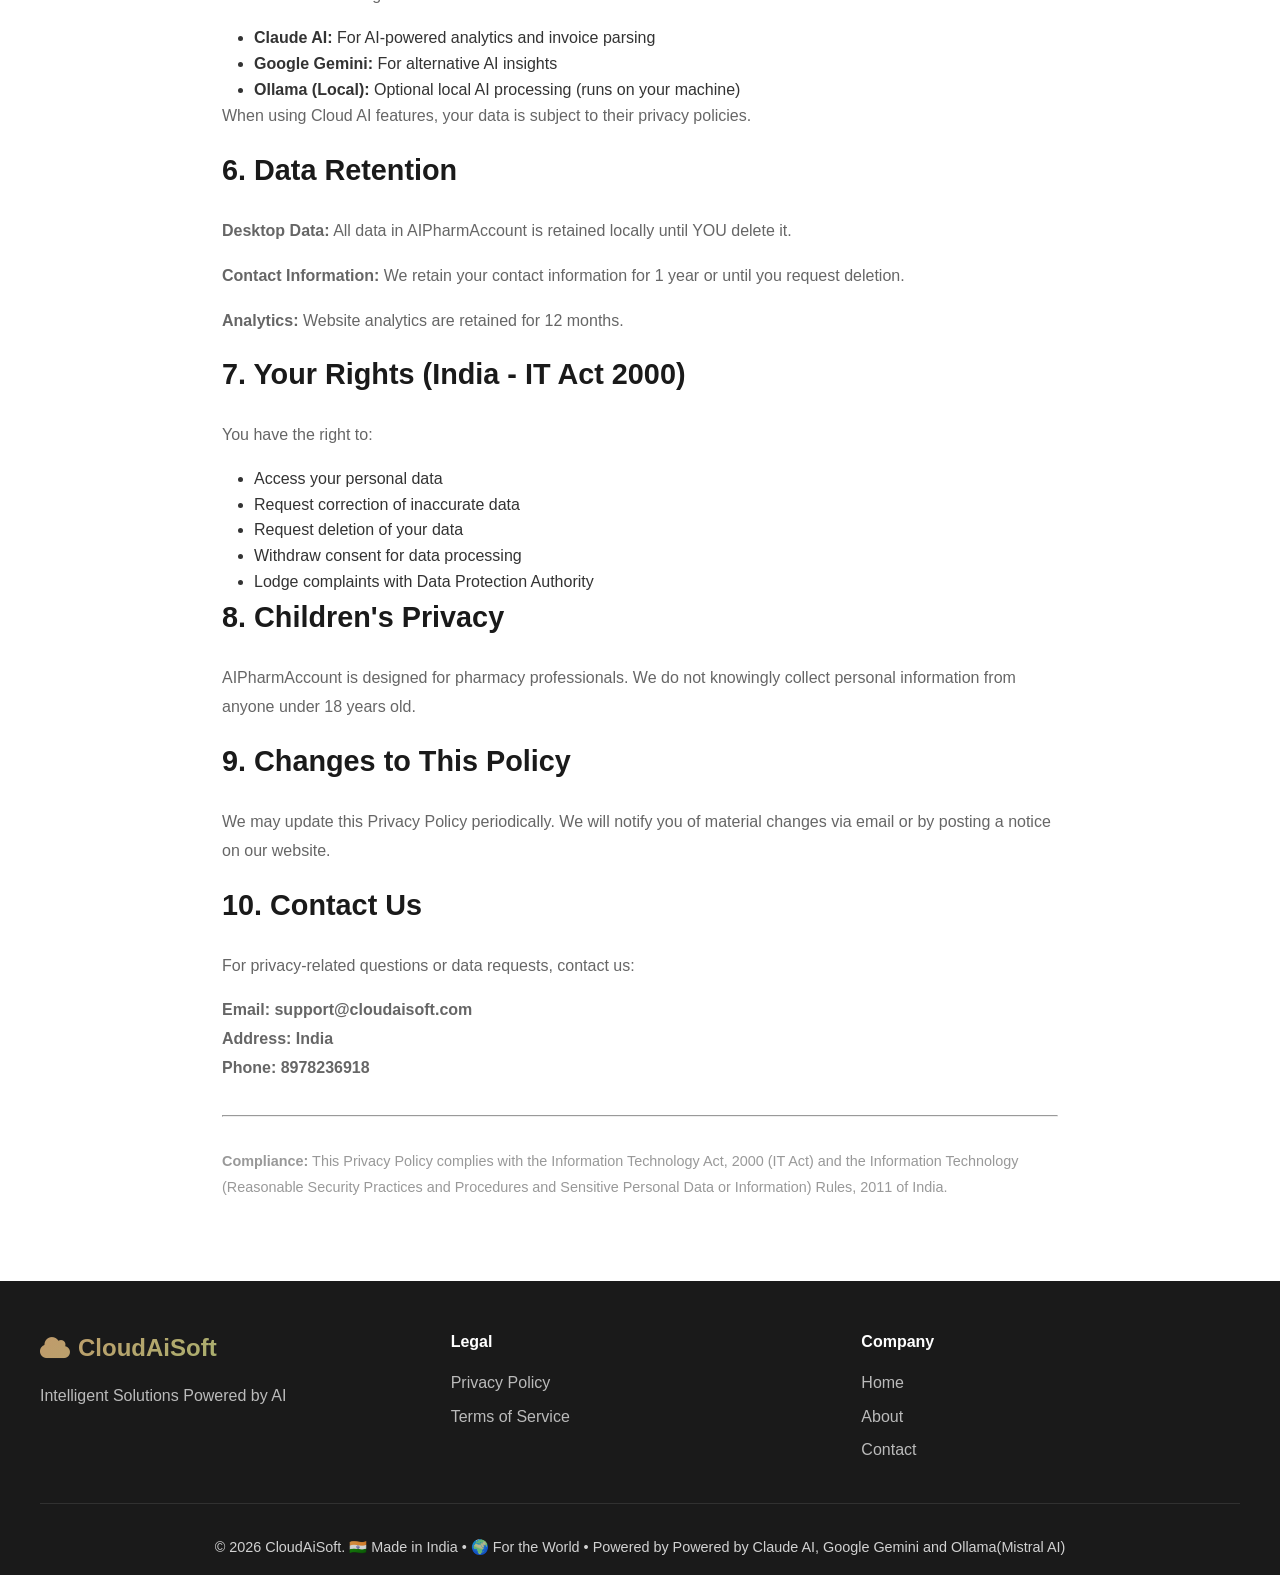
<file: privacy-policy.html>
<!DOCTYPE html>
<html lang="en">
<head>
    <meta charset="UTF-8">
    <meta name="viewport" content="width=device-width, initial-scale=1.0">
    <meta name="description" content="Privacy Policy - CloudAiSoft">
    <title>Privacy Policy | CloudAiSoft</title>
    <link href="https://cdnjs.cloudflare.com/ajax/libs/font-awesome/6.4.0/css/all.min.css" rel="stylesheet">
    <link rel="stylesheet" href="styles.css">
</head>
<body>
    <!-- HEADER & NAVIGATION -->
    <header>
        <nav>
            <div class="logo"><i class="fas fa-cloud"></i> CloudAiSoft</div>
            <ul class="nav-menu" id="navMenu">
                <li><a href="index.html">Home</a></li>
                <li><a href="products.html">Products</a></li>
                <li><a href="about.html">About</a></li>
                <li><a href="contact.html" class="nav-cta">Contact</a></li>
            </ul>
            <div class="hamburger" id="hamburger"><span></span><span></span><span></span></div>
        </nav>
    </header>

    <!-- PAGE HERO -->
    <section class="page-hero">
        <h1>Privacy Policy</h1>
        <p>Your privacy is important to us. Last updated: June 2026</p>
    </section>

    <!-- CONTENT -->
    <section class="product-section">
        <div class="section-container" style="max-width: 900px;">

            <h2>1. Introduction</h2>
            <p>CloudAiSoft ("we," "us," or "our") operates the AIPharmAccount application. This Privacy Policy explains how we collect, use, disclose, and safeguard your information.</p>

            <h2>2. Information We Collect</h2>
            <p><strong>Desktop Application:</strong> AIPharmAccount is a desktop application that runs on your computer. We do NOT collect personal data unless you explicitly choose to contact us or use optional cloud features.</p>

            <p><strong>Website Analytics:</strong> When you visit our website, we may collect:</p>
            <ul style="padding-left: 2rem;">
                <li>Browser type and IP address (through analytics, anonymized)</li>
                <li>Pages visited and time spent</li>
                <li>Referrer information</li>
            </ul>

            <p><strong>Contact Information:</strong> If you contact us via our contact form, we collect:</p>
            <ul style="padding-left: 2rem;">
                <li>Name and email address</li>
                <li>Company name (optional)</li>
                <li>Message content</li>
            </ul>

            <h2>3. How We Use Your Information</h2>
            <p>We use collected information for:</p>
            <ul style="padding-left: 2rem;">
                <li>Responding to your inquiries and support requests</li>
                <li>Improving our website and application</li>
                <li>Understanding user engagement through analytics</li>
                <li>Compliance with legal obligations</li>
            </ul>

            <h2>4. Data Storage & Security</h2>
            <p><strong>Desktop Application:</strong> All data created in AIPharmAccount is stored locally on your computer. We do NOT store, transmit, or collect your business data (inventory, billing, etc.) unless you explicitly enable cloud sync (future feature).</p>

            <p><strong>Cloud Integration:</strong> If you configure Cloud AI features (Claude/Gemini), your invoice data will be transmitted to Claude/Gemini APIs. Please review their privacy policies at:</p>
            <ul style="padding-left: 2rem;">
                <li>Claude: https://www.anthropic.com/privacy</li>
                <li>Google Gemini: https://policies.google.com/privacy</li>
            </ul>

            <h2>5. Third-Party Services</h2>
            <p>AIPharmAccount integrates with:</p>
            <ul style="padding-left: 2rem;">
                <li><strong>Claude AI:</strong> For AI-powered analytics and invoice parsing</li>
                <li><strong>Google Gemini:</strong> For alternative AI insights</li>
                <li><strong>Ollama (Local):</strong> Optional local AI processing (runs on your machine)</li>
            </ul>
            <p>When using Cloud AI features, your data is subject to their privacy policies.</p>

            <h2>6. Data Retention</h2>
            <p><strong>Desktop Data:</strong> All data in AIPharmAccount is retained locally until YOU delete it.</p>
            <p><strong>Contact Information:</strong> We retain your contact information for 1 year or until you request deletion.</p>
            <p><strong>Analytics:</strong> Website analytics are retained for 12 months.</p>

            <h2>7. Your Rights (India - IT Act 2000)</h2>
            <p>You have the right to:</p>
            <ul style="padding-left: 2rem;">
                <li>Access your personal data</li>
                <li>Request correction of inaccurate data</li>
                <li>Request deletion of your data</li>
                <li>Withdraw consent for data processing</li>
                <li>Lodge complaints with Data Protection Authority</li>
            </ul>

            <h2>8. Children's Privacy</h2>
            <p>AIPharmAccount is designed for pharmacy professionals. We do not knowingly collect personal information from anyone under 18 years old.</p>

            <h2>9. Changes to This Policy</h2>
            <p>We may update this Privacy Policy periodically. We will notify you of material changes via email or by posting a notice on our website.</p>

            <h2>10. Contact Us</h2>
            <p>For privacy-related questions or data requests, contact us:</p>
            <p style="font-weight: bold;">
                Email: support@cloudaisoft.com<br>
                Address: India<br>
                Phone: 8978236918
            </p>

            <hr style="margin: 2rem 0;">
            <p style="color: #999; font-size: 0.9rem;">
                <strong>Compliance:</strong> This Privacy Policy complies with the Information Technology Act, 2000 (IT Act) and the Information Technology (Reasonable Security Practices and Procedures and Sensitive Personal Data or Information) Rules, 2011 of India.
            </p>
        </div>
    </section>

    <!-- FOOTER -->
    <footer>
        <div class="footer-content">
            <div class="footer-section">
                <div class="logo footer-logo"><i class="fas fa-cloud"></i> CloudAiSoft</div>
                <p class="footer-text">Intelligent Solutions Powered by AI</p>
            </div>
            <div class="footer-section">
                <h4>Legal</h4>
                <a href="privacy-policy.html">Privacy Policy</a>
                <a href="terms-of-service.html">Terms of Service</a>
            </div>
            <div class="footer-section">
                <h4>Company</h4>
                <a href="index.html">Home</a>
                <a href="about.html">About</a>
                <a href="contact.html">Contact</a>
            </div>
        </div>
        <div class="footer-bottom">
            <p>&copy; 2026 CloudAiSoft. 🇮🇳 Made in India • 🌍 For the World • Powered by Powered by Claude AI, Google Gemini and Ollama(Mistral AI)</p>
        </div>
    </footer>

    <script src="script.js"></script>
</body>
</html>
</file>
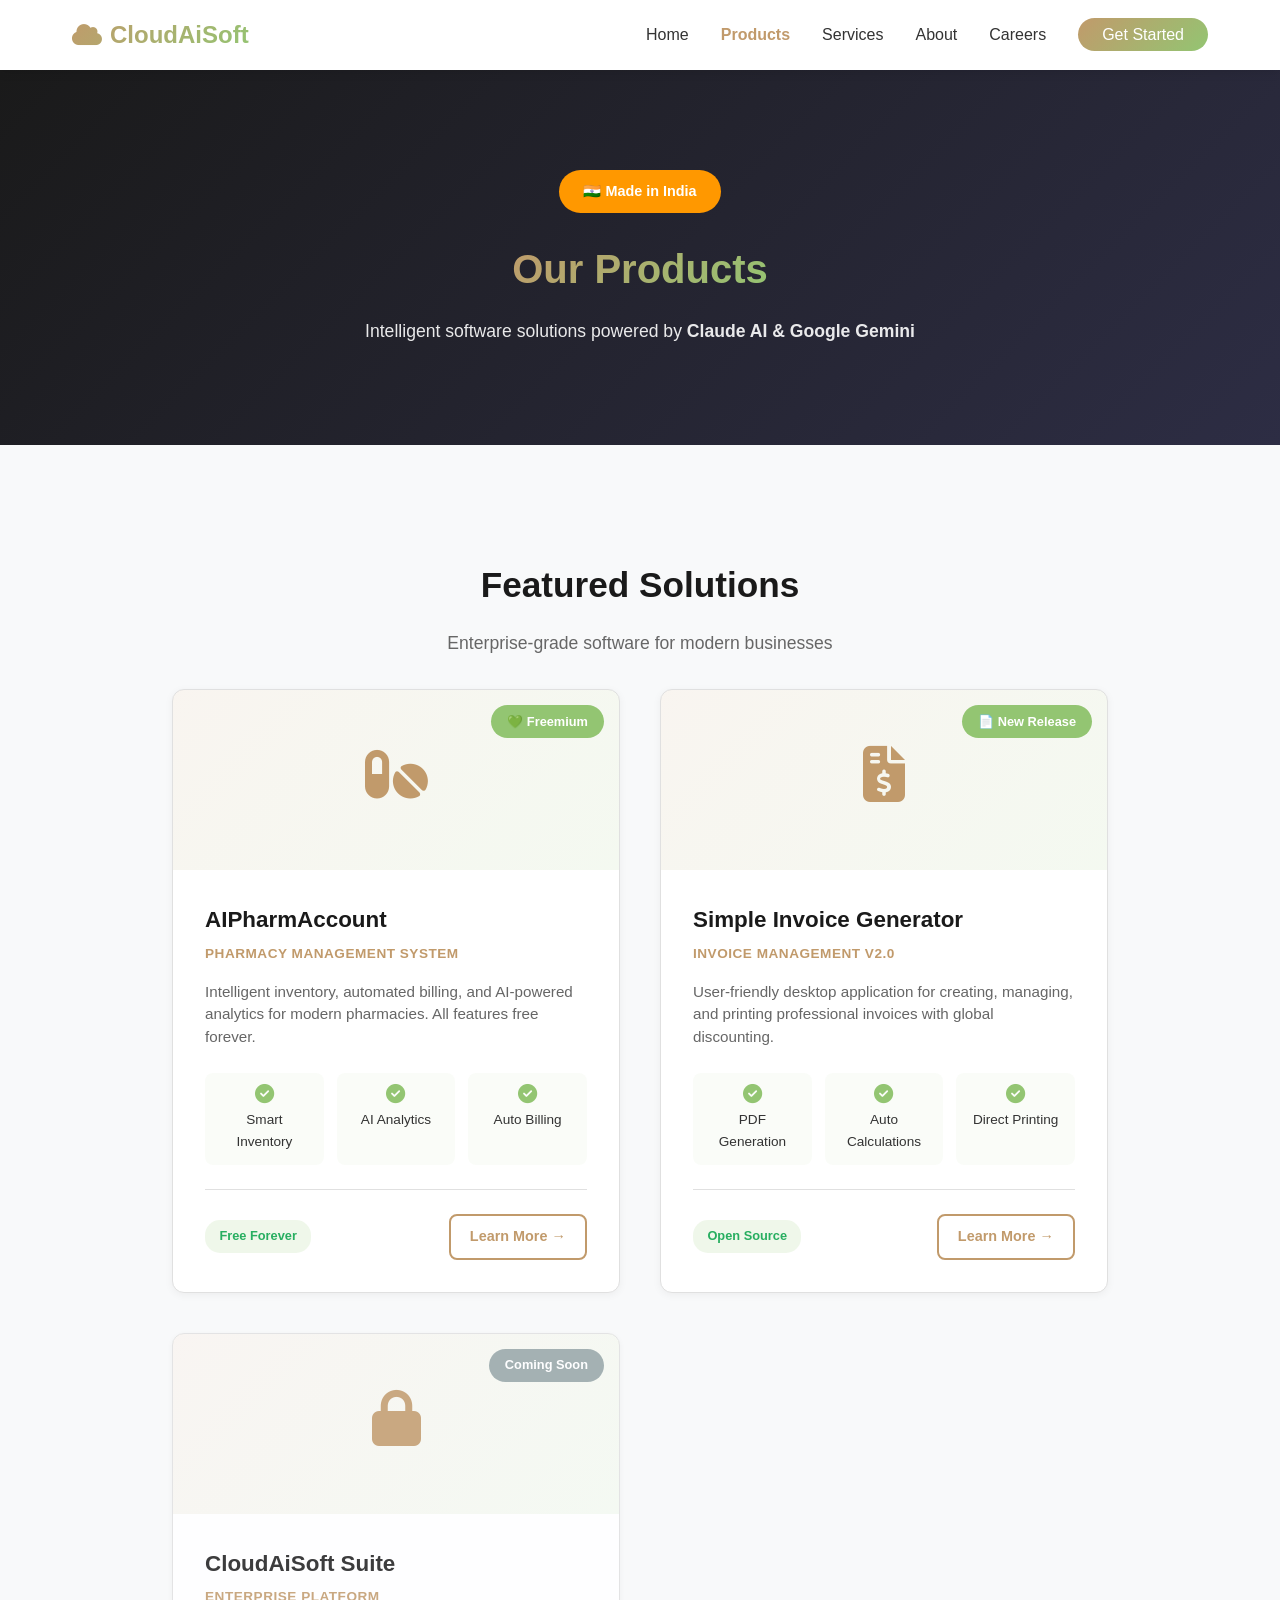
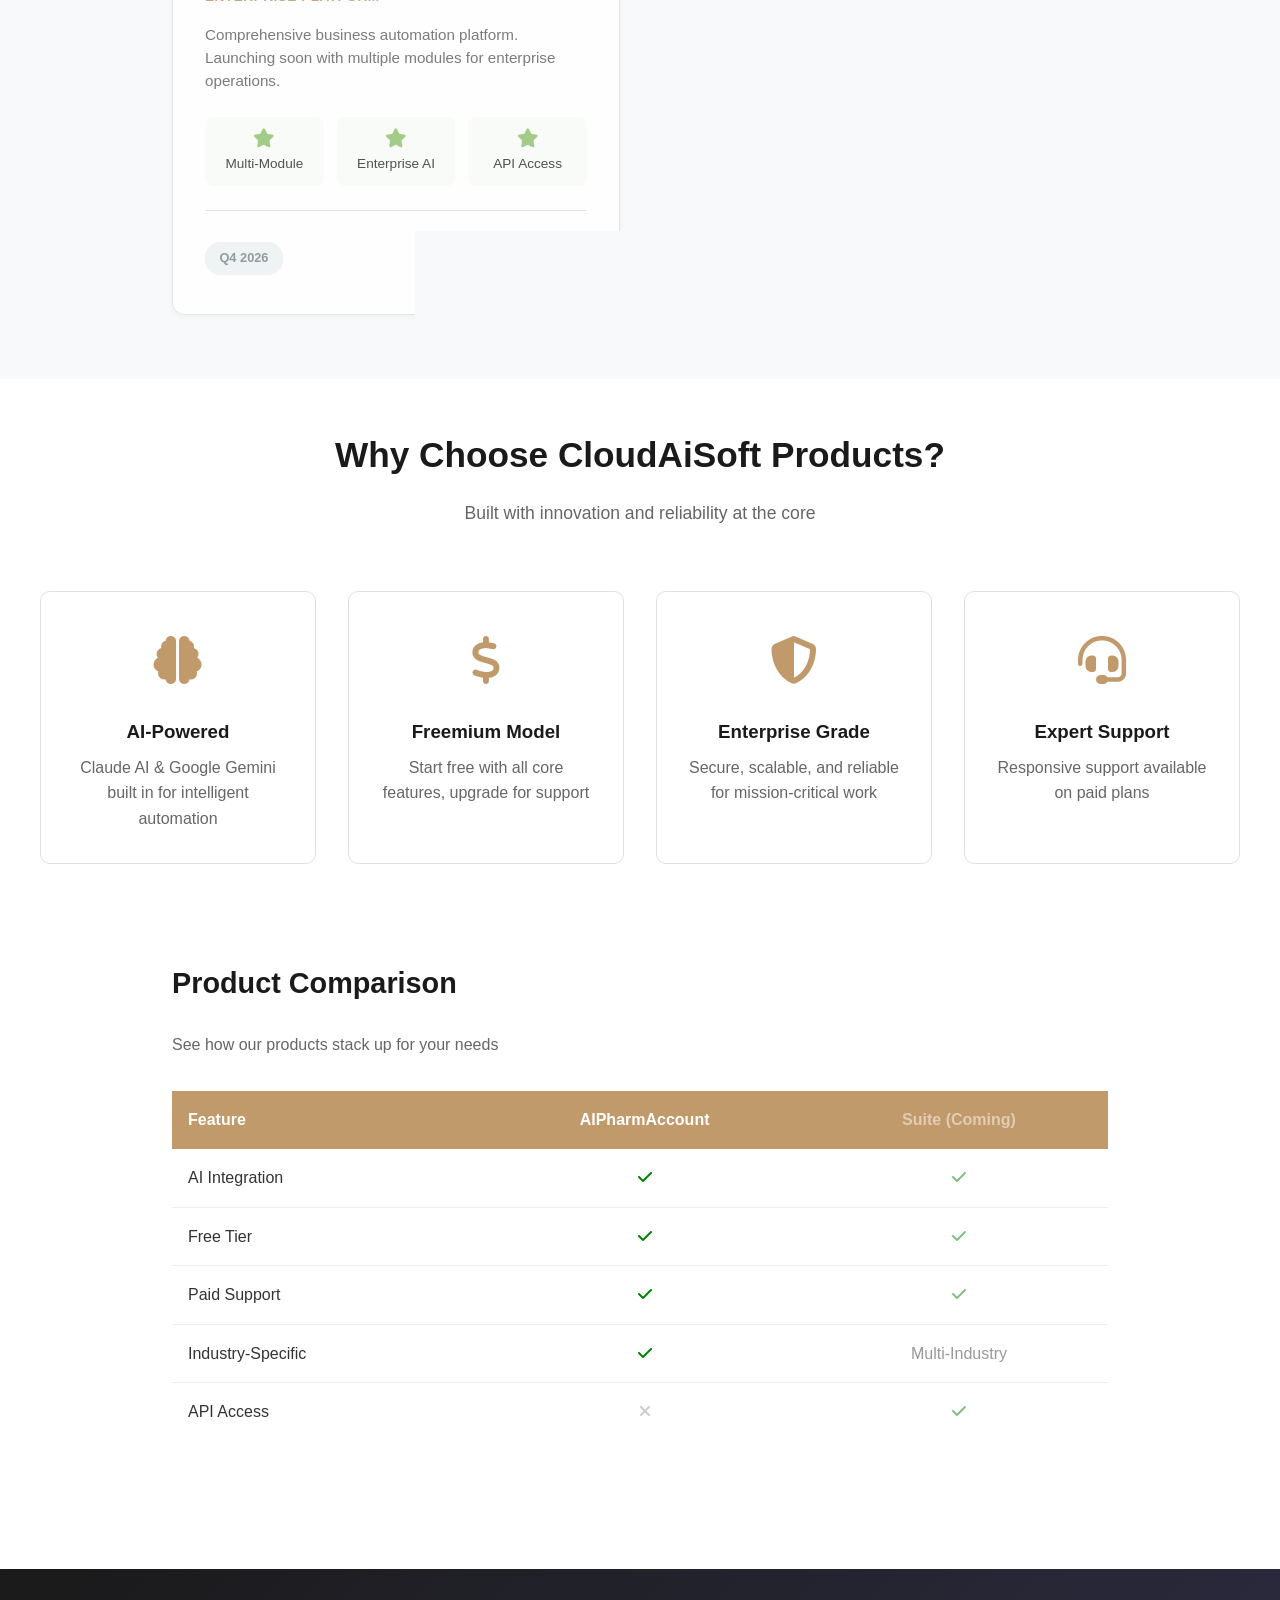
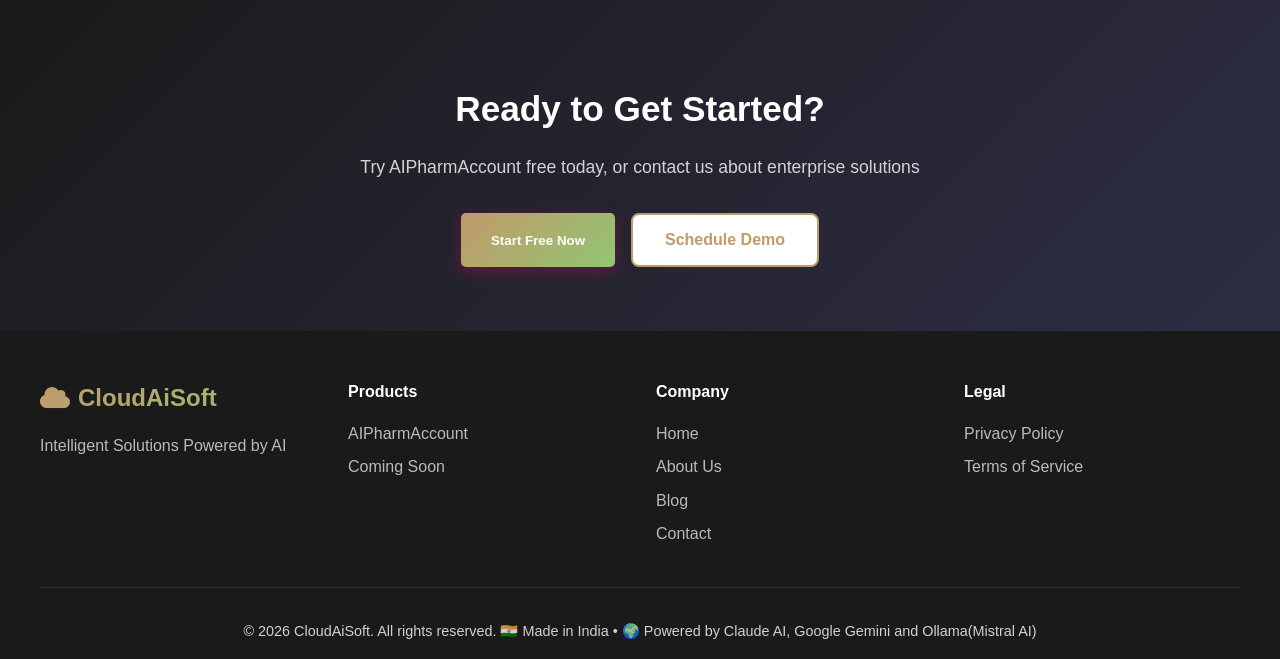
<file: products.html>
<!DOCTYPE html>
<html lang="en">
<head>
    <meta charset="UTF-8">
    <meta name="viewport" content="width=device-width, initial-scale=1.0">
    <meta name="description" content="CloudAiSoft Products - Intelligent Software Solutions">
    <title>Products | CloudAiSoft</title>
    <link href="https://cdnjs.cloudflare.com/ajax/libs/font-awesome/6.4.0/css/all.min.css" rel="stylesheet">
    <link rel="stylesheet" href="styles.css">
</head>
<body>
    <!-- HEADER & NAVIGATION -->
    <header>
        <nav>
            <div class="logo">
                <i class="fas fa-cloud"></i>
                CloudAiSoft
            </div>
            <ul class="nav-menu" id="navMenu">
                <li><a href="index.html">Home</a></li>
                <li><a href="products.html">Products</a></li>
                <li><a href="services.html">Services</a></li>
                <li><a href="about.html">About</a></li>
                <li><a href="careers.html">Careers</a></li>
                <li><a href="contact.html" class="nav-cta">Get Started</a></li>
            </ul>
            <div class="hamburger" id="hamburger">
                <span></span>
                <span></span>
                <span></span>
            </div>
        </nav>
    </header>

    <!-- PRODUCTS HERO -->
    <section class="page-hero">
        <div style="margin-bottom: 1.5rem;">
            <span style="display: inline-block; background: #ff9800; color: white; padding: 0.6rem 1.5rem; border-radius: 25px; font-size: 0.9rem; font-weight: bold;">🇮🇳 Made in India</span>
        </div>
        <h1>Our Products</h1>
        <p>Intelligent software solutions powered by <strong>Claude AI & Google Gemini</strong></p>
    </section>

    <!-- PRODUCTS GRID -->
    <section class="products-listing-section">
        <div class="section-container">
            <h2 class="section-title">Featured Solutions</h2>
            <p class="section-subtitle">Enterprise-grade software for modern businesses</p>

            <div class="products-grid">
                <!-- AIPharmAccount Product Card -->
                <div class="product-card">
                    <div class="product-card-image">
                        <div class="product-badge">💚 Freemium</div>
                        <div class="product-icon">
                            <i class="fas fa-pills"></i>
                        </div>
                    </div>
                    <div class="product-card-content">
                        <h3>AIPharmAccount</h3>
                        <p class="product-category">Pharmacy Management System</p>
                        <p class="product-description">Intelligent inventory, automated billing, and AI-powered analytics for modern pharmacies. All features free forever.</p>

                        <div class="product-features-mini">
                            <div class="mini-feature">
                                <i class="fas fa-check-circle"></i>
                                <span>Smart Inventory</span>
                            </div>
                            <div class="mini-feature">
                                <i class="fas fa-check-circle"></i>
                                <span>AI Analytics</span>
                            </div>
                            <div class="mini-feature">
                                <i class="fas fa-check-circle"></i>
                                <span>Auto Billing</span>
                            </div>
                        </div>

                        <div class="product-card-footer">
                            <span class="product-status">Free Forever</span>
                            <a href="aipharmaccount.html" class="btn btn-secondary btn-small">Learn More →</a>
                        </div>
                    </div>
                </div>

                <!-- Simple Invoice Generator Product Card -->
                <div class="product-card">
                    <div class="product-card-image">
                        <div class="product-badge">📄 New Release</div>
                        <div class="product-icon">
                            <i class="fas fa-file-invoice-dollar"></i>
                        </div>
                    </div>
                    <div class="product-card-content">
                        <h3>Simple Invoice Generator</h3>
                        <p class="product-category">Invoice Management v2.0</p>
                        <p class="product-description">User-friendly desktop application for creating, managing, and printing professional invoices with global discounting.</p>

                        <div class="product-features-mini">
                            <div class="mini-feature">
                                <i class="fas fa-check-circle"></i>
                                <span>PDF Generation</span>
                            </div>
                            <div class="mini-feature">
                                <i class="fas fa-check-circle"></i>
                                <span>Auto Calculations</span>
                            </div>
                            <div class="mini-feature">
                                <i class="fas fa-check-circle"></i>
                                <span>Direct Printing</span>
                            </div>
                        </div>

                        <div class="product-card-footer">
                            <span class="product-status">Open Source</span>
                            <a href="simple-invoice-generator.html" class="btn btn-secondary btn-small">Learn More →</a>
                        </div>
                    </div>
                </div>

                <!-- Coming Soon Card -->
                <div class="product-card coming-soon">
                    <div class="product-card-image">
                        <div class="product-badge coming">Coming Soon</div>
                        <div class="product-icon">
                            <i class="fas fa-lock"></i>
                        </div>
                    </div>
                    <div class="product-card-content">
                        <h3>CloudAiSoft Suite</h3>
                        <p class="product-category">Enterprise Platform</p>
                        <p class="product-description">Comprehensive business automation platform. Launching soon with multiple modules for enterprise operations.</p>

                        <div class="product-features-mini">
                            <div class="mini-feature">
                                <i class="fas fa-star"></i>
                                <span>Multi-Module</span>
                            </div>
                            <div class="mini-feature">
                                <i class="fas fa-star"></i>
                                <span>Enterprise AI</span>
                            </div>
                            <div class="mini-feature">
                                <i class="fas fa-star"></i>
                                <span>API Access</span>
                            </div>
                        </div>

                        <div class="product-card-footer">
                            <span class="product-status coming">Q4 2026</span>
                            <a href="contact.html" class="btn btn-secondary btn-small">Notify Me</a>
                        </div>
                    </div>
                </div>
            </div>
        </div>
    </section>

    <!-- WHY CHOOSE OUR PRODUCTS -->
    <section class="why-section">
        <h2 class="section-title">Why Choose CloudAiSoft Products?</h2>
        <p class="section-subtitle">Built with innovation and reliability at the core</p>

        <div class="differentiators">
            <div class="differentiator">
                <div class="differentiator-icon">
                    <i class="fas fa-brain"></i>
                </div>
                <h3>AI-Powered</h3>
                <p>Claude AI & Google Gemini built in for intelligent automation</p>
            </div>
            <div class="differentiator">
                <div class="differentiator-icon">
                    <i class="fas fa-dollar-sign"></i>
                </div>
                <h3>Freemium Model</h3>
                <p>Start free with all core features, upgrade for support</p>
            </div>
            <div class="differentiator">
                <div class="differentiator-icon">
                    <i class="fas fa-shield-alt"></i>
                </div>
                <h3>Enterprise Grade</h3>
                <p>Secure, scalable, and reliable for mission-critical work</p>
            </div>
            <div class="differentiator">
                <div class="differentiator-icon">
                    <i class="fas fa-headset"></i>
                </div>
                <h3>Expert Support</h3>
                <p>Responsive support available on paid plans</p>
            </div>
        </div>
    </section>

    <!-- COMPARISON TABLE -->
    <section class="product-section">
        <div class="section-container">
            <h2>Product Comparison</h2>
            <p style="margin-bottom: 2rem; color: var(--text-light);">See how our products stack up for your needs</p>

            <div style="overflow-x: auto;">
                <table style="width: 100%; border-collapse: collapse;">
                    <thead>
                        <tr style="background: var(--primary); color: white;">
                            <th style="padding: 1rem; text-align: left; font-weight: bold;">Feature</th>
                            <th style="padding: 1rem; text-align: center; font-weight: bold;">AIPharmAccount</th>
                            <th style="padding: 1rem; text-align: center; font-weight: bold; opacity: 0.5;">Suite (Coming)</th>
                        </tr>
                    </thead>
                    <tbody>
                        <tr style="border-bottom: 1px solid #eee;">
                            <td style="padding: 1rem;">AI Integration</td>
                            <td style="padding: 1rem; text-align: center;"><i class="fas fa-check" style="color: green;"></i></td>
                            <td style="padding: 1rem; text-align: center; opacity: 0.5;"><i class="fas fa-check" style="color: green;"></i></td>
                        </tr>
                        <tr style="border-bottom: 1px solid #eee;">
                            <td style="padding: 1rem;">Free Tier</td>
                            <td style="padding: 1rem; text-align: center;"><i class="fas fa-check" style="color: green;"></i></td>
                            <td style="padding: 1rem; text-align: center; opacity: 0.5;"><i class="fas fa-check" style="color: green;"></i></td>
                        </tr>
                        <tr style="border-bottom: 1px solid #eee;">
                            <td style="padding: 1rem;">Paid Support</td>
                            <td style="padding: 1rem; text-align: center;"><i class="fas fa-check" style="color: green;"></i></td>
                            <td style="padding: 1rem; text-align: center; opacity: 0.5;"><i class="fas fa-check" style="color: green;"></i></td>
                        </tr>
                        <tr style="border-bottom: 1px solid #eee;">
                            <td style="padding: 1rem;">Industry-Specific</td>
                            <td style="padding: 1rem; text-align: center;"><i class="fas fa-check" style="color: green;"></i></td>
                            <td style="padding: 1rem; text-align: center; opacity: 0.5;">Multi-Industry</td>
                        </tr>
                        <tr>
                            <td style="padding: 1rem;">API Access</td>
                            <td style="padding: 1rem; text-align: center;"><i class="fas fa-times" style="color: #ccc;"></i></td>
                            <td style="padding: 1rem; text-align: center; opacity: 0.5;"><i class="fas fa-check" style="color: green;"></i></td>
                        </tr>
                    </tbody>
                </table>
            </div>
        </div>
    </section>

    <!-- CTA -->
    <section class="cta-section">
        <h2 class="section-title cta-white-title">Ready to Get Started?</h2>
        <p class="section-subtitle cta-white-subtitle">Try AIPharmAccount free today, or contact us about enterprise solutions</p>
        <div class="hero-buttons">
            <button onclick="downloadAIPharmAccount()" class="btn btn-primary" style="border: none; cursor: pointer; background-color: var(--primary); padding: 12px 30px; border-radius: 5px; color: white; font-weight: bold;">Start Free Now</button>
            <a href="contact.html" class="btn btn-secondary">Schedule Demo</a>
        </div>
    </section>

    <!-- FOOTER -->
    <footer>
        <div class="footer-content">
            <div class="footer-section">
                <div class="logo footer-logo">
                    <i class="fas fa-cloud"></i>
                    CloudAiSoft
                </div>
                <p class="footer-text">Intelligent Solutions Powered by AI</p>
            </div>
            <div class="footer-section">
                <h4>Products</h4>
                <a href="products.html">AIPharmAccount</a>
                <a href="#">Coming Soon</a>
            </div>
            <div class="footer-section">
                <h4>Company</h4>
                <a href="index.html">Home</a>
                <a href="about.html">About Us</a>
                <a href="#">Blog</a>
                <a href="contact.html">Contact</a>
            </div>
            <div class="footer-section">
                <h4>Legal</h4>
                <a href="privacy-policy.html">Privacy Policy</a>
                <a href="terms-of-service.html">Terms of Service</a>
            </div>
        </div>
        <div class="footer-bottom">
            <p>&copy; 2026 CloudAiSoft. All rights reserved. 🇮🇳 Made in India • 🌍 Powered by Claude AI, Google Gemini and Ollama(Mistral AI)</p>
        </div>
    </footer>

    <script src="script.js"></script>
</body>
</html>
</file>
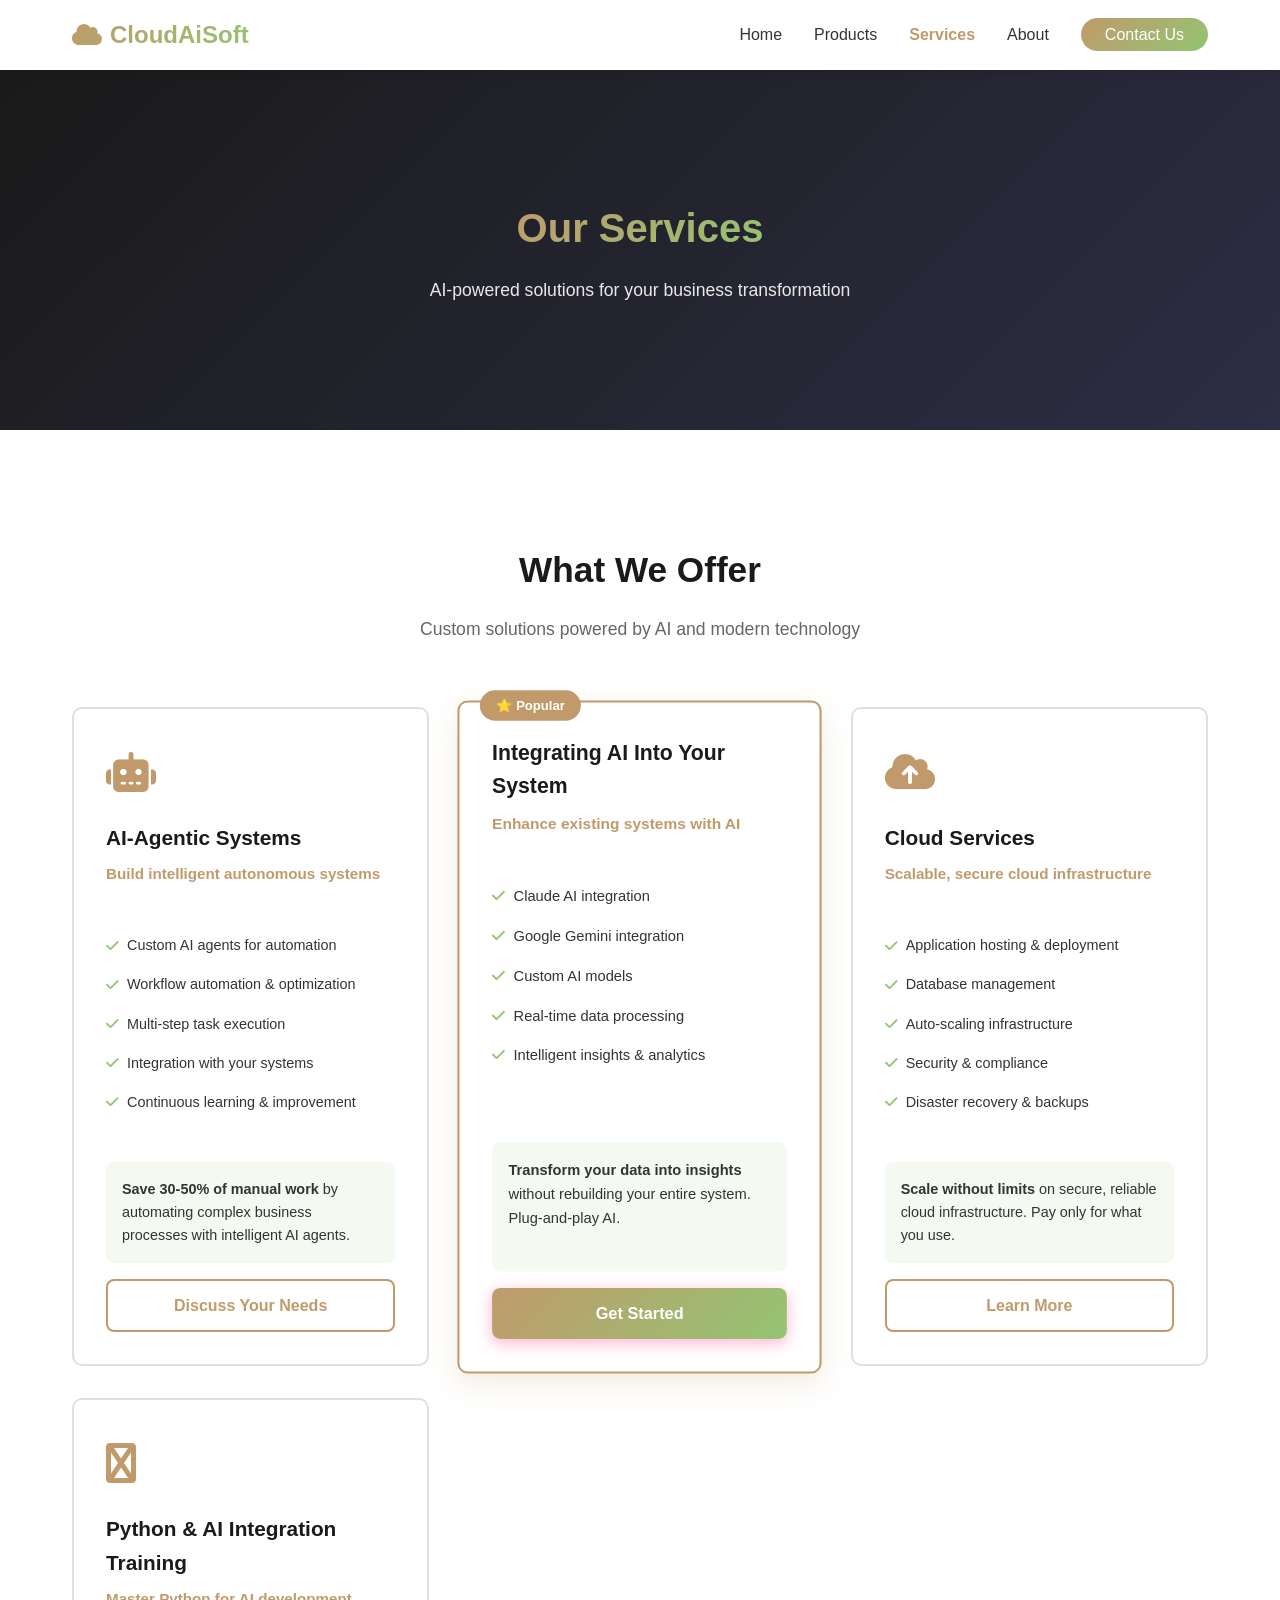
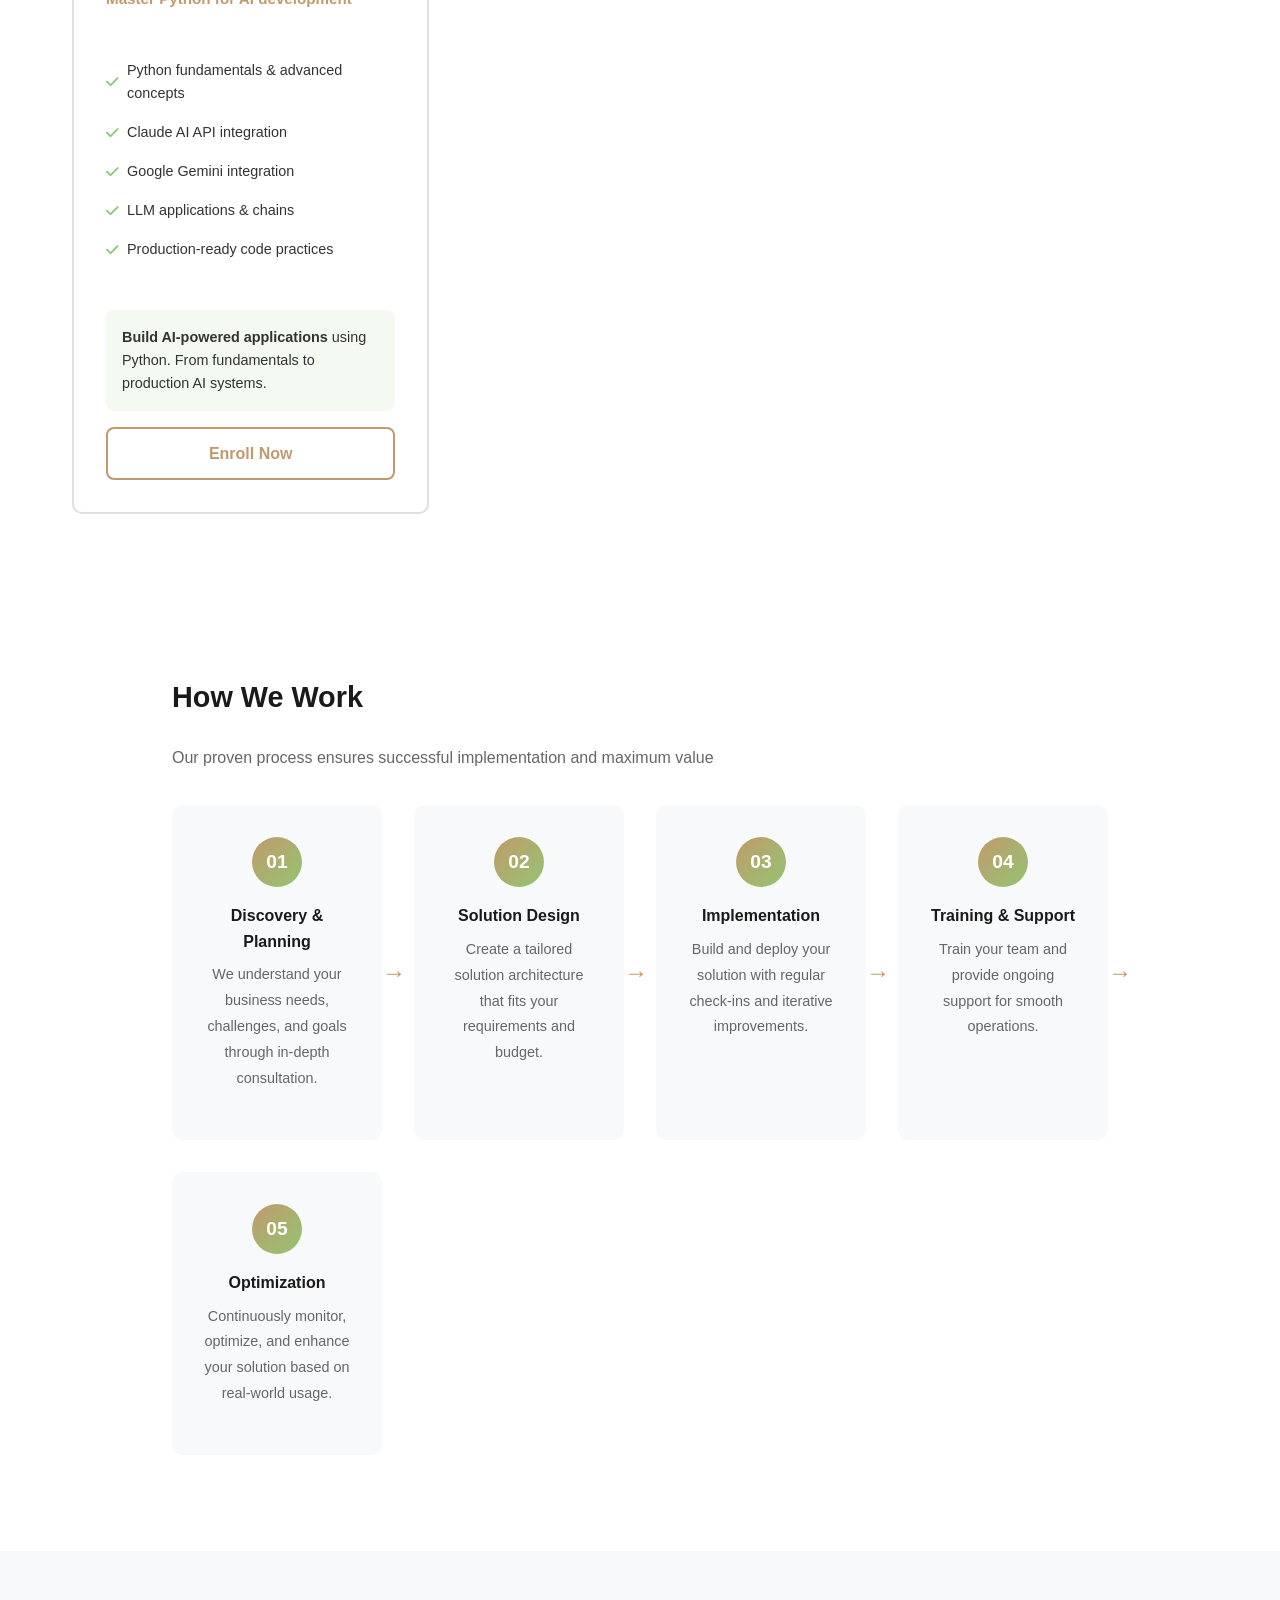
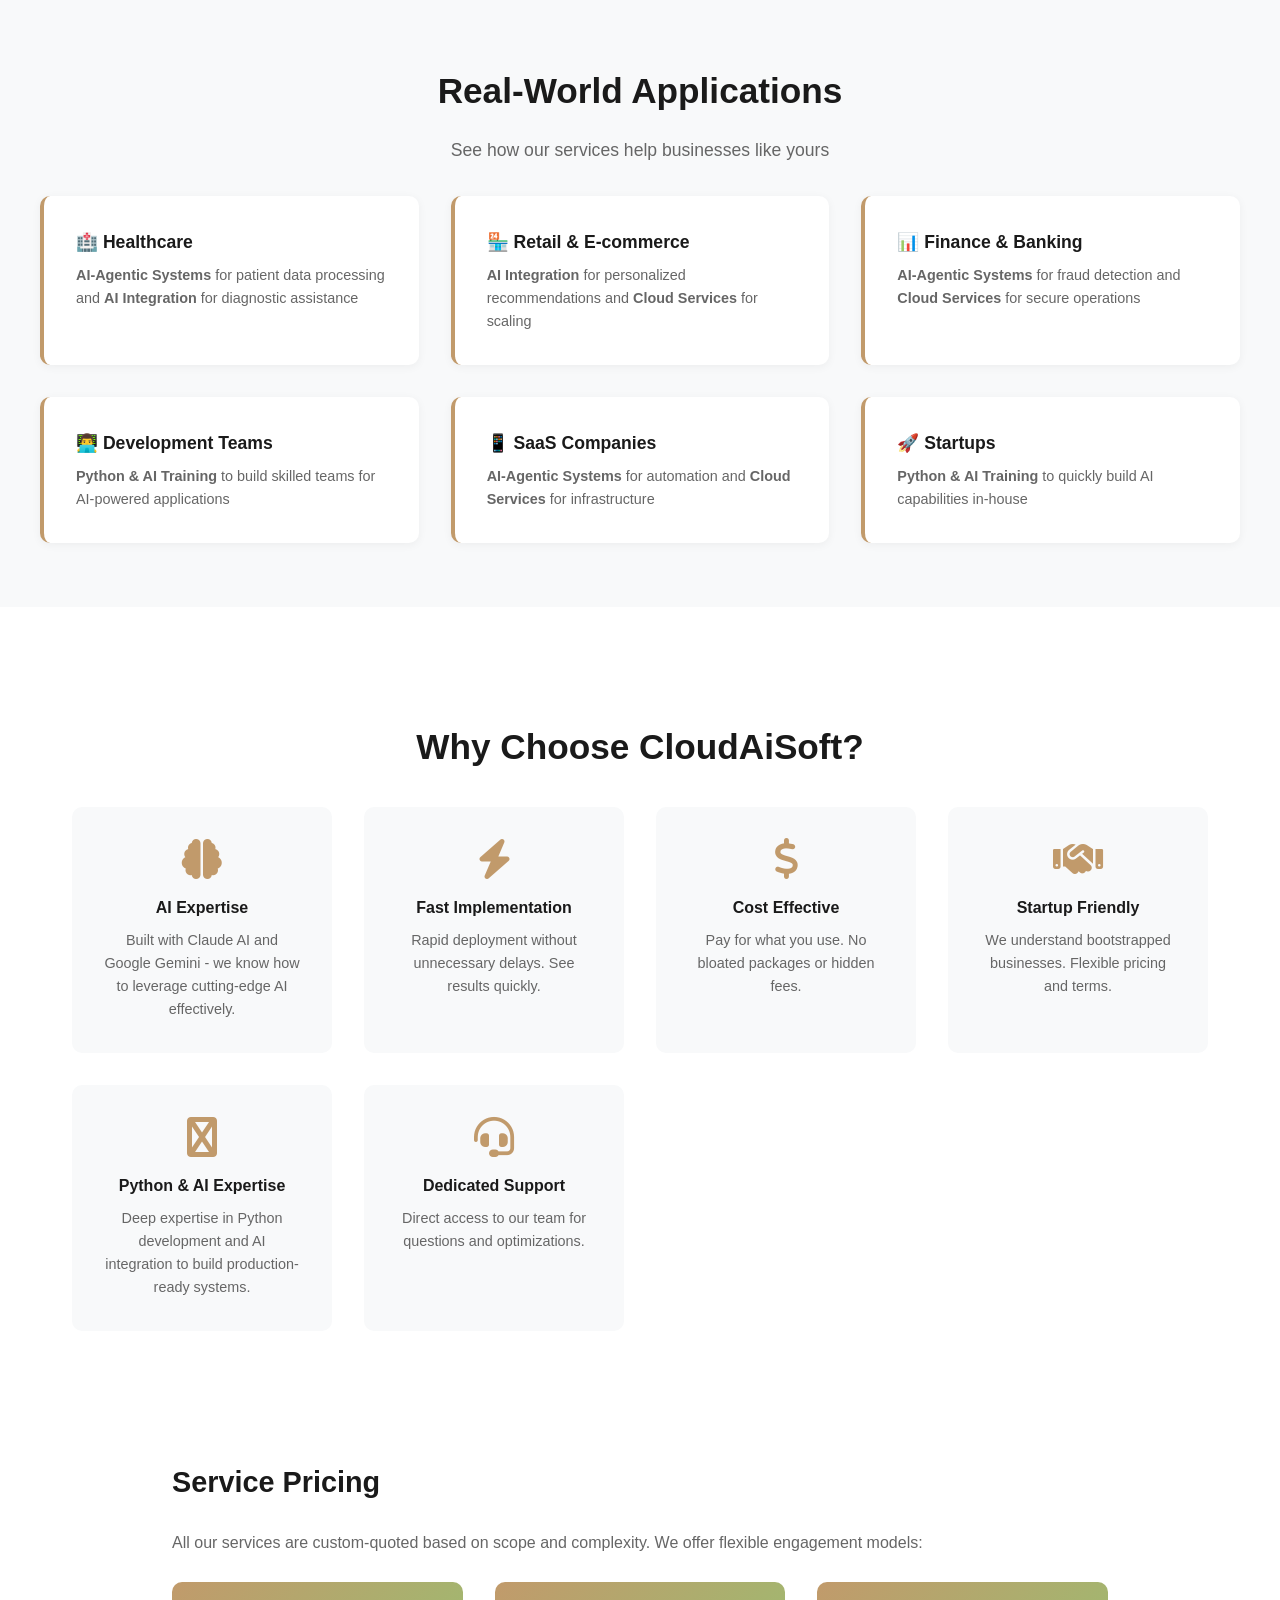
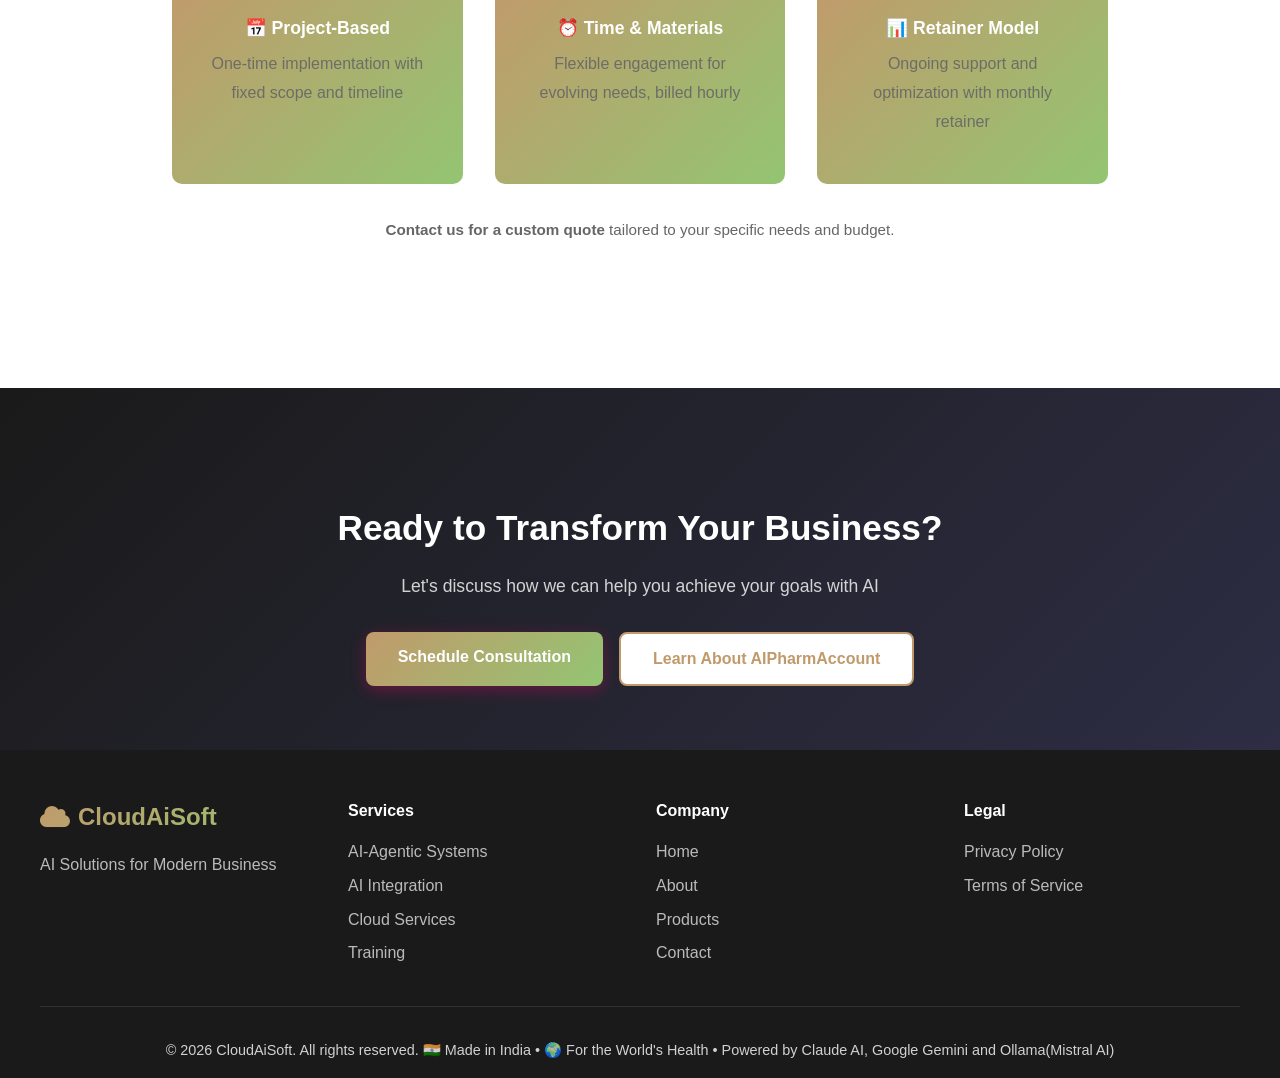
<file: services.html>
<!DOCTYPE html>
<html lang="en">
<head>
    <meta charset="UTF-8">
    <meta name="viewport" content="width=device-width, initial-scale=1.0">
    <meta name="description" content="CloudAiSoft Services - AI Integration, Cloud Services, Training & More">
    <title>Our Services | CloudAiSoft</title>
    <link href="https://cdnjs.cloudflare.com/ajax/libs/font-awesome/6.4.0/css/all.min.css" rel="stylesheet">
    <link rel="stylesheet" href="styles.css">
</head>
<body>
    <header>
        <nav>
            <div class="logo"><i class="fas fa-cloud"></i> CloudAiSoft</div>
            <ul class="nav-menu" id="navMenu">
                <li><a href="index.html">Home</a></li>
                <li><a href="products.html">Products</a></li>
                <li><a href="services.html">Services</a></li>
                <li><a href="about.html">About</a></li>
                <li><a href="contact.html" class="nav-cta">Contact Us</a></li>
            </ul>
            <div class="hamburger" id="hamburger">
                <span></span><span></span><span></span>
            </div>
        </nav>
    </header>

    <section class="page-hero">
        <h1>Our Services</h1>
        <p>AI-powered solutions for your business transformation</p>
    </section>

    <!-- Services Grid -->
    <section class="services-section">
        <h2 class="section-title">What We Offer</h2>
        <p class="section-subtitle">Custom solutions powered by AI and modern technology</p>

        <div class="services-grid">
            <!-- Service 1: AI-Agentic Systems -->
            <div class="service-card">
                <div class="service-icon">
                    <i class="fas fa-robot"></i>
                </div>
                <h3>AI-Agentic Systems</h3>
                <p class="service-desc">Build intelligent autonomous systems</p>
                <ul class="service-features">
                    <li><i class="fas fa-check"></i> Custom AI agents for automation</li>
                    <li><i class="fas fa-check"></i> Workflow automation & optimization</li>
                    <li><i class="fas fa-check"></i> Multi-step task execution</li>
                    <li><i class="fas fa-check"></i> Integration with your systems</li>
                    <li><i class="fas fa-check"></i> Continuous learning & improvement</li>
                </ul>
                <p class="service-benefit">
                    <strong>Save 30-50% of manual work</strong> by automating complex business processes with intelligent AI agents.
                </p>
                <a href="contact.html" class="btn btn-secondary btn-full-width">Discuss Your Needs</a>
            </div>

            <!-- Service 2: AI Integration -->
            <div class="service-card featured">
                <div class="service-badge">⭐ Popular</div>
                <h3>Integrating AI Into Your System</h3>
                <p class="service-desc">Enhance existing systems with AI</p>
                <ul class="service-features">
                    <li><i class="fas fa-check"></i> Claude AI integration</li>
                    <li><i class="fas fa-check"></i> Google Gemini integration</li>
                    <li><i class="fas fa-check"></i> Custom AI models</li>
                    <li><i class="fas fa-check"></i> Real-time data processing</li>
                    <li><i class="fas fa-check"></i> Intelligent insights & analytics</li>
                </ul>
                <p class="service-benefit">
                    <strong>Transform your data into insights</strong> without rebuilding your entire system. Plug-and-play AI.
                </p>
                <a href="contact.html" class="btn btn-primary btn-full-width">Get Started</a>
            </div>

            <!-- Service 3: Cloud Services -->
            <div class="service-card">
                <div class="service-icon">
                    <i class="fas fa-cloud-upload-alt"></i>
                </div>
                <h3>Cloud Services</h3>
                <p class="service-desc">Scalable, secure cloud infrastructure</p>
                <ul class="service-features">
                    <li><i class="fas fa-check"></i> Application hosting & deployment</li>
                    <li><i class="fas fa-check"></i> Database management</li>
                    <li><i class="fas fa-check"></i> Auto-scaling infrastructure</li>
                    <li><i class="fas fa-check"></i> Security & compliance</li>
                    <li><i class="fas fa-check"></i> Disaster recovery & backups</li>
                </ul>
                <p class="service-benefit">
                    <strong>Scale without limits</strong> on secure, reliable cloud infrastructure. Pay only for what you use.
                </p>
                <a href="contact.html" class="btn btn-secondary btn-full-width">Learn More</a>
            </div>

            <!-- Service 4: Training & Upskilling -->
            <div class="service-card">
                <div class="service-icon">
                    <i class="fas fa-python"></i>
                </div>
                <h3>Python & AI Integration Training</h3>
                <p class="service-desc">Master Python for AI development</p>
                <ul class="service-features">
                    <li><i class="fas fa-check"></i> Python fundamentals & advanced concepts</li>
                    <li><i class="fas fa-check"></i> Claude AI API integration</li>
                    <li><i class="fas fa-check"></i> Google Gemini integration</li>
                    <li><i class="fas fa-check"></i> LLM applications & chains</li>
                    <li><i class="fas fa-check"></i> Production-ready code practices</li>
                </ul>
                <p class="service-benefit">
                    <strong>Build AI-powered applications</strong> using Python. From fundamentals to production AI systems.
                </p>
                <a href="contact.html" class="btn btn-secondary btn-full-width">Enroll Now</a>
            </div>
        </div>
    </section>

    <!-- Service Process -->
    <section class="product-section">
        <div class="section-container">
            <h2>How We Work</h2>
            <p>Our proven process ensures successful implementation and maximum value</p>

            <div class="process-steps">
                <div class="process-step">
                    <div class="step-number">01</div>
                    <h4>Discovery & Planning</h4>
                    <p>We understand your business needs, challenges, and goals through in-depth consultation.</p>
                </div>

                <div class="process-step">
                    <div class="step-number">02</div>
                    <h4>Solution Design</h4>
                    <p>Create a tailored solution architecture that fits your requirements and budget.</p>
                </div>

                <div class="process-step">
                    <div class="step-number">03</div>
                    <h4>Implementation</h4>
                    <p>Build and deploy your solution with regular check-ins and iterative improvements.</p>
                </div>

                <div class="process-step">
                    <div class="step-number">04</div>
                    <h4>Training & Support</h4>
                    <p>Train your team and provide ongoing support for smooth operations.</p>
                </div>

                <div class="process-step">
                    <div class="step-number">05</div>
                    <h4>Optimization</h4>
                    <p>Continuously monitor, optimize, and enhance your solution based on real-world usage.</p>
                </div>
            </div>
        </div>
    </section>

    <!-- Use Cases -->
    <section class="use-cases-section">
        <h2 class="section-title">Real-World Applications</h2>
        <p class="section-subtitle">See how our services help businesses like yours</p>

        <div class="use-cases-grid">
            <div class="use-case">
                <h4>🏥 Healthcare</h4>
                <p><strong>AI-Agentic Systems</strong> for patient data processing and <strong>AI Integration</strong> for diagnostic assistance</p>
            </div>
            <div class="use-case">
                <h4>🏪 Retail & E-commerce</h4>
                <p><strong>AI Integration</strong> for personalized recommendations and <strong>Cloud Services</strong> for scaling</p>
            </div>
            <div class="use-case">
                <h4>📊 Finance & Banking</h4>
                <p><strong>AI-Agentic Systems</strong> for fraud detection and <strong>Cloud Services</strong> for secure operations</p>
            </div>
            <div class="use-case">
                <h4>👨‍💻 Development Teams</h4>
                <p><strong>Python & AI Training</strong> to build skilled teams for AI-powered applications</p>
            </div>
            <div class="use-case">
                <h4>📱 SaaS Companies</h4>
                <p><strong>AI-Agentic Systems</strong> for automation and <strong>Cloud Services</strong> for infrastructure</p>
            </div>
            <div class="use-case">
                <h4>🚀 Startups</h4>
                <p><strong>Python & AI Training</strong> to quickly build AI capabilities in-house</p>
            </div>
        </div>
    </section>

    <!-- Why Choose Us -->
    <section class="why-choose-section">
        <h2 class="section-title">Why Choose CloudAiSoft?</h2>
        <div class="reasons-grid">
            <div class="reason">
                <i class="fas fa-brain"></i>
                <h4>AI Expertise</h4>
                <p>Built with Claude AI and Google Gemini - we know how to leverage cutting-edge AI effectively.</p>
            </div>
            <div class="reason">
                <i class="fas fa-bolt"></i>
                <h4>Fast Implementation</h4>
                <p>Rapid deployment without unnecessary delays. See results quickly.</p>
            </div>
            <div class="reason">
                <i class="fas fa-dollar-sign"></i>
                <h4>Cost Effective</h4>
                <p>Pay for what you use. No bloated packages or hidden fees.</p>
            </div>
            <div class="reason">
                <i class="fas fa-handshake"></i>
                <h4>Startup Friendly</h4>
                <p>We understand bootstrapped businesses. Flexible pricing and terms.</p>
            </div>
            <div class="reason">
                <i class="fas fa-python"></i>
                <h4>Python & AI Expertise</h4>
                <p>Deep expertise in Python development and AI integration to build production-ready systems.</p>
            </div>
            <div class="reason">
                <i class="fas fa-headset"></i>
                <h4>Dedicated Support</h4>
                <p>Direct access to our team for questions and optimizations.</p>
            </div>
        </div>
    </section>

    <!-- Pricing Note -->
    <section class="product-section">
        <div class="section-container">
            <h2>Service Pricing</h2>
            <p>All our services are custom-quoted based on scope and complexity. We offer flexible engagement models:</p>
            <div class="pricing-models">
                <div class="model">
                    <h4>📅 Project-Based</h4>
                    <p>One-time implementation with fixed scope and timeline</p>
                </div>
                <div class="model">
                    <h4>⏰ Time & Materials</h4>
                    <p>Flexible engagement for evolving needs, billed hourly</p>
                </div>
                <div class="model">
                    <h4>📊 Retainer Model</h4>
                    <p>Ongoing support and optimization with monthly retainer</p>
                </div>
            </div>
            <p style="text-align: center; margin-top: 2rem; font-size: 0.95rem;">
                <strong>Contact us for a custom quote</strong> tailored to your specific needs and budget.
            </p>
        </div>
    </section>

    <!-- CTA Section -->
    <section class="cta-section">
        <h2 class="section-title cta-white-title">Ready to Transform Your Business?</h2>
        <p class="section-subtitle cta-white-subtitle">Let's discuss how we can help you achieve your goals with AI</p>
        <div class="hero-buttons">
            <a href="contact.html" class="btn btn-primary">Schedule Consultation</a>
            <a href="index.html" class="btn btn-secondary">Learn About AIPharmAccount</a>
        </div>
    </section>

    <footer>
        <div class="footer-content">
            <div class="footer-section">
                <div class="logo footer-logo"><i class="fas fa-cloud"></i> CloudAiSoft</div>
                <p class="footer-text">AI Solutions for Modern Business</p>
            </div>
            <div class="footer-section">
                <h4>Services</h4>
                <a href="services.html">AI-Agentic Systems</a>
                <a href="services.html">AI Integration</a>
                <a href="services.html">Cloud Services</a>
                <a href="services.html">Training</a>
            </div>
            <div class="footer-section">
                <h4>Company</h4>
                <a href="index.html">Home</a>
                <a href="about.html">About</a>
                <a href="products.html">Products</a>
                <a href="contact.html">Contact</a>
            </div>
            <div class="footer-section">
                <h4>Legal</h4>
                <a href="privacy-policy.html">Privacy Policy</a>
                <a href="terms-of-service.html">Terms of Service</a>
            </div>
        </div>
        <div class="footer-bottom">
            <p>&copy; 2026 CloudAiSoft. All rights reserved. 🇮🇳 Made in India • 🌍 For the World's Health • Powered by Claude AI, Google Gemini and Ollama(Mistral AI)</p>
        </div>
    </footer>

    <script src="script.js"></script>
</body>
</html>
</file>
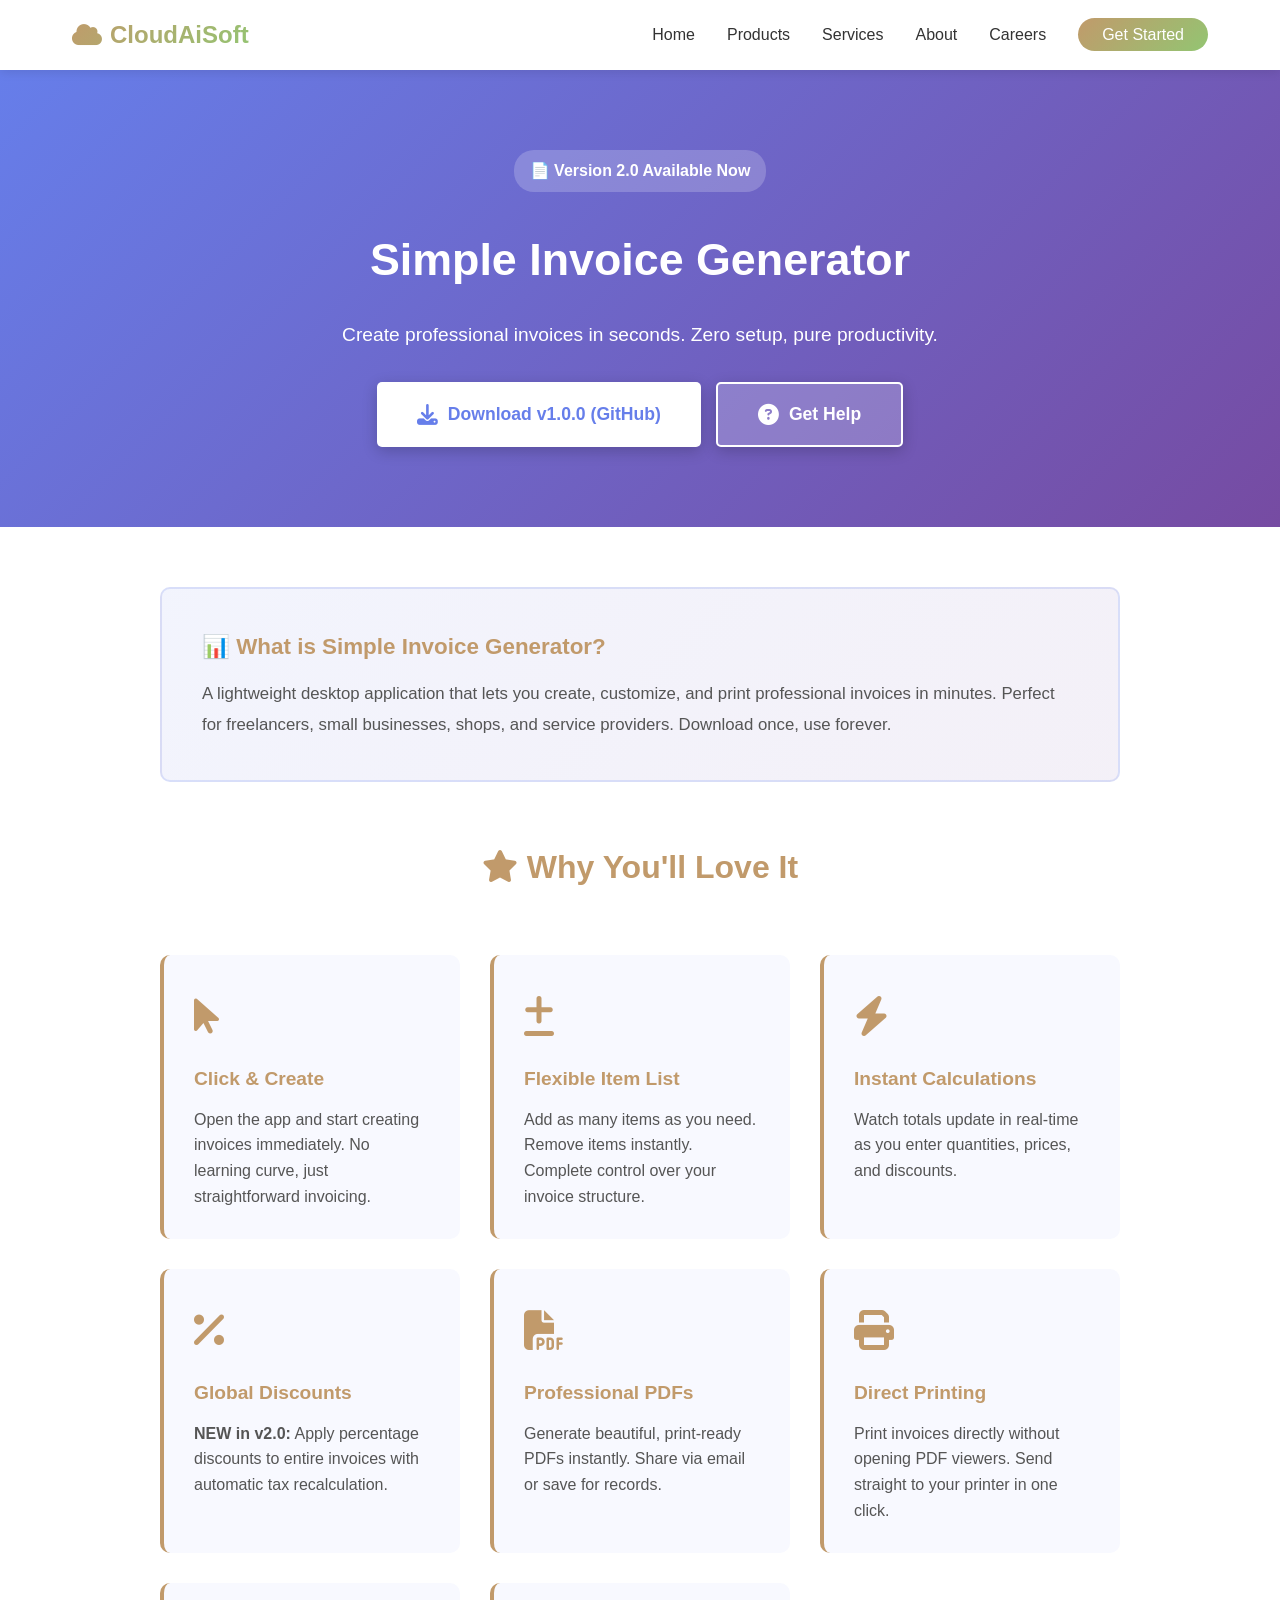
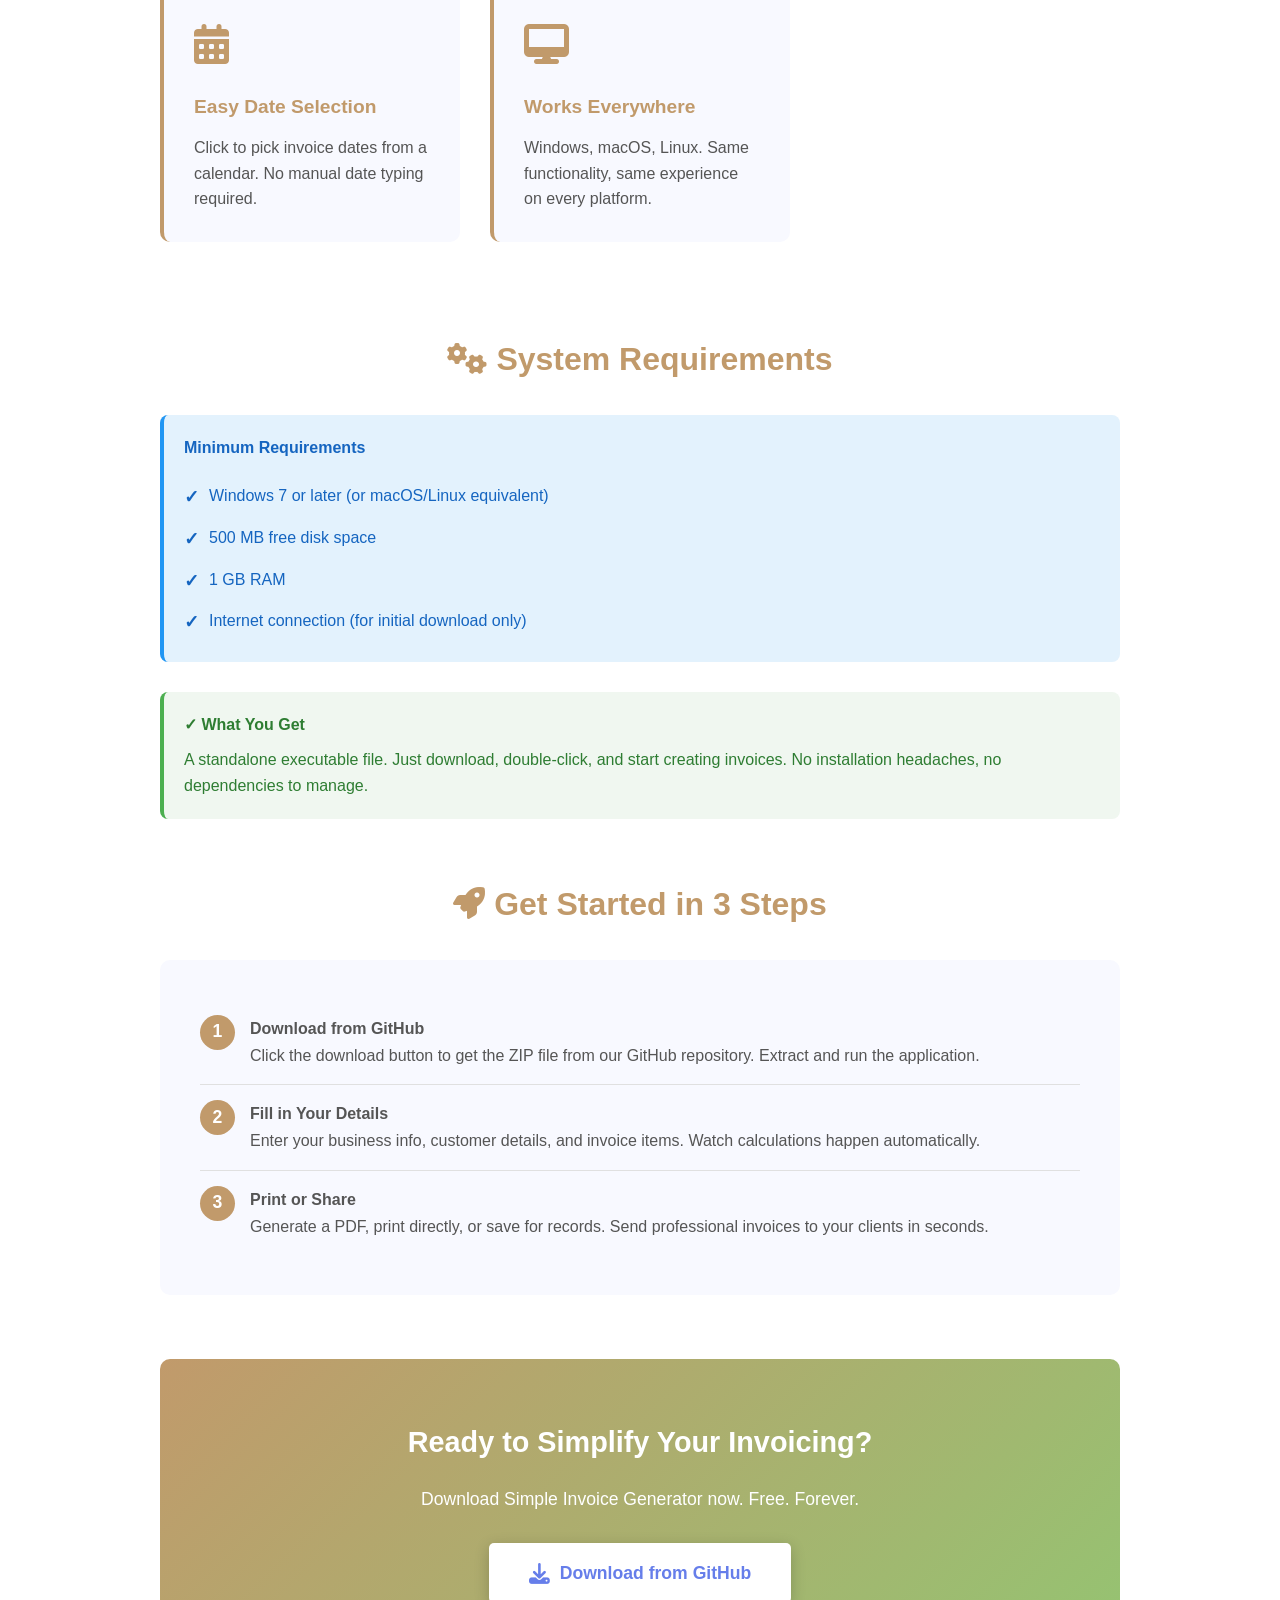
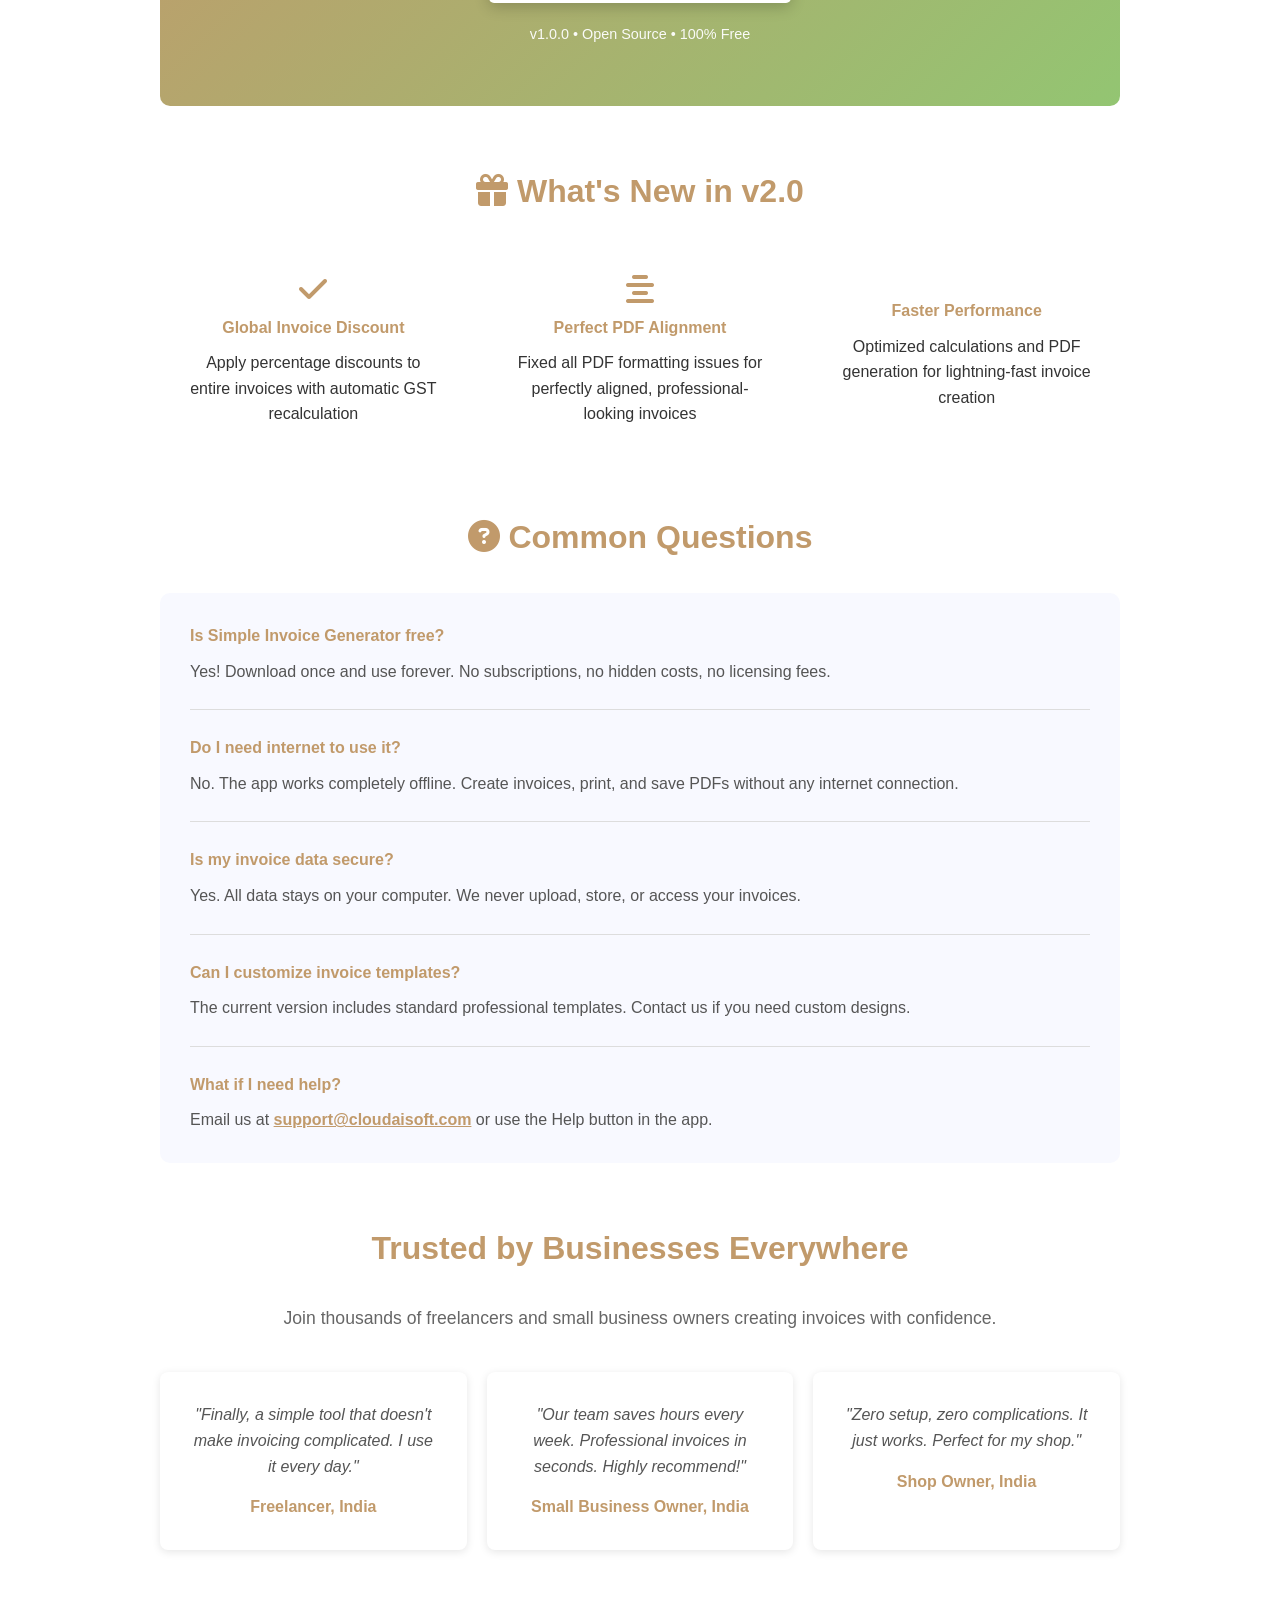
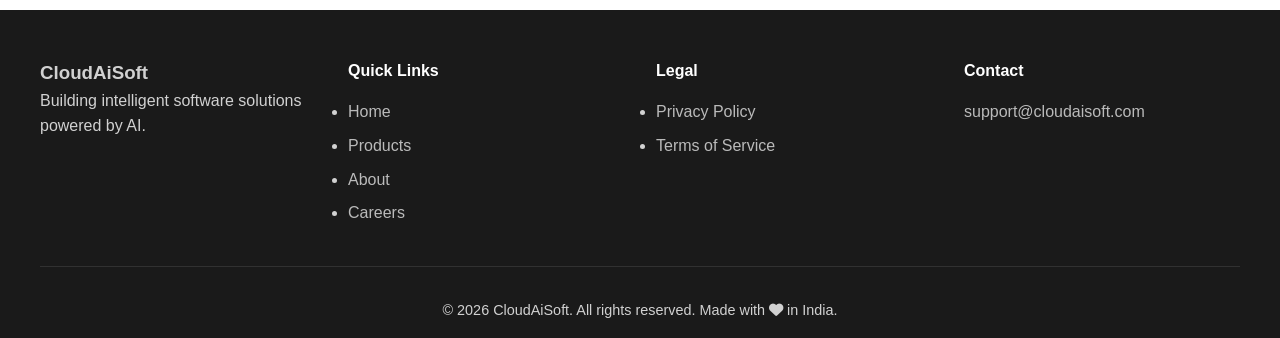
<file: simple-invoice-generator.html>
<!DOCTYPE html>
<html lang="en">
<head>
    <meta charset="UTF-8">
    <meta name="viewport" content="width=device-width, initial-scale=1.0">
    <meta name="description" content="Simple Invoice Generator v2.0 - Create professional invoices in seconds. Download the free EXE and start invoicing today.">
    <title>Simple Invoice Generator v2.0 | CloudAiSoft</title>
    <link href="https://cdnjs.cloudflare.com/ajax/libs/font-awesome/6.4.0/css/all.min.css" rel="stylesheet">
    <link rel="stylesheet" href="styles.css">
    <style>
        .product-hero {
            background: linear-gradient(135deg, #667eea 0%, #764ba2 100%);
            color: white;
            padding: 80px 20px;
            text-align: center;
            margin-bottom: 60px;
        }

        .product-hero h1 {
            font-size: 2.8rem;
            margin-bottom: 1.5rem;
            font-weight: 800;
        }

        .product-hero .version {
            display: inline-block;
            background: rgba(255, 255, 255, 0.2);
            padding: 8px 16px;
            border-radius: 20px;
            margin-bottom: 2rem;
            font-weight: 600;
        }

        .download-button-group {
            margin-top: 30px;
            display: flex;
            gap: 15px;
            justify-content: center;
            flex-wrap: wrap;
        }

        .download-btn {
            display: inline-flex;
            align-items: center;
            gap: 10px;
            background: white;
            color: #667eea;
            padding: 16px 40px;
            border-radius: 5px;
            text-decoration: none;
            font-weight: 700;
            font-size: 1.1rem;
            border: none;
            cursor: pointer;
            transition: all 0.3s ease;
            box-shadow: 0 4px 15px rgba(0, 0, 0, 0.2);
        }

        .download-btn:hover {
            transform: translateY(-3px);
            box-shadow: 0 8px 25px rgba(0, 0, 0, 0.3);
        }

        .download-btn i {
            font-size: 1.3rem;
        }

        .product-content {
            max-width: 1000px;
            margin: 0 auto;
            padding: 0 20px;
        }

        .section {
            margin-bottom: 60px;
        }

        .section h2 {
            font-size: 2rem;
            color: var(--primary);
            margin-bottom: 30px;
            text-align: center;
        }

        .features-grid {
            display: grid;
            grid-template-columns: repeat(auto-fit, minmax(280px, 1fr));
            gap: 30px;
            margin-bottom: 40px;
        }

        .feature-card {
            background: #f8f9ff;
            padding: 30px;
            border-radius: 10px;
            border-left: 4px solid var(--primary);
            transition: transform 0.3s ease;
        }

        .feature-card:hover {
            transform: translateY(-5px);
        }

        .feature-card h3 {
            color: var(--primary);
            margin-bottom: 12px;
            font-weight: 700;
            font-size: 1.2rem;
        }

        .feature-card p {
            color: #555;
            line-height: 1.6;
        }

        .feature-icon {
            font-size: 2.5rem;
            color: var(--primary);
            margin-bottom: 15px;
        }

        .how-to-section {
            background: #f8f9ff;
            padding: 40px;
            border-radius: 10px;
            margin: 30px 0;
        }

        .how-to-section h3 {
            color: var(--primary);
            margin-bottom: 20px;
            font-size: 1.3rem;
        }

        .step-list {
            list-style: none;
            padding: 0;
            margin: 0;
        }

        .step-list li {
            padding: 15px 0 15px 50px;
            position: relative;
            color: #555;
            line-height: 1.7;
            border-bottom: 1px solid #e0e0e0;
        }

        .step-list li:last-child {
            border-bottom: none;
        }

        .step-list li:before {
            content: attr(data-step);
            position: absolute;
            left: 0;
            background: var(--primary);
            color: white;
            width: 35px;
            height: 35px;
            border-radius: 50%;
            display: flex;
            align-items: center;
            justify-content: center;
            font-weight: 700;
            font-size: 1.1rem;
        }

        .specs-table {
            width: 100%;
            border-collapse: collapse;
            margin: 30px 0;
            background: white;
            border-radius: 8px;
            overflow: hidden;
            box-shadow: 0 2px 8px rgba(0, 0, 0, 0.1);
        }

        .specs-table th {
            background: var(--primary);
            color: white;
            padding: 15px;
            text-align: left;
            font-weight: 700;
        }

        .specs-table td {
            padding: 15px;
            border-bottom: 1px solid #eee;
        }

        .specs-table tr:hover {
            background: #f8f9ff;
        }

        .cta-section {
            background: linear-gradient(135deg, var(--primary) 0%, var(--secondary) 100%);
            color: white;
            padding: 60px 20px;
            text-align: center;
            border-radius: 10px;
            margin-bottom: 60px;
        }

        .cta-section h3 {
            font-size: 1.8rem;
            margin-bottom: 20px;
        }

        .benefit-grid {
            display: grid;
            grid-template-columns: repeat(auto-fit, minmax(250px, 1fr));
            gap: 20px;
            margin: 30px 0;
        }

        .benefit-box {
            background: white;
            padding: 25px;
            border-radius: 8px;
            color: #333;
            text-align: center;
        }

        .benefit-box i {
            font-size: 2rem;
            color: var(--primary);
            margin-bottom: 10px;
        }

        .benefit-box h4 {
            color: var(--primary);
            margin-bottom: 10px;
        }

        .system-req {
            background: #e3f2fd;
            border-left: 4px solid #2196f3;
            padding: 20px;
            border-radius: 8px;
            margin: 30px 0;
        }

        .system-req h4 {
            color: #1565c0;
            margin-bottom: 15px;
        }

        .system-req ul {
            list-style: none;
            padding: 0;
            margin: 0;
        }

        .system-req li {
            padding: 8px 0;
            color: #1565c0;
            padding-left: 25px;
            position: relative;
        }

        .system-req li:before {
            content: "✓";
            position: absolute;
            left: 0;
            font-weight: bold;
            font-size: 1.1rem;
        }

        @media (max-width: 768px) {
            .product-hero h1 {
                font-size: 1.8rem;
            }

            .download-button-group {
                flex-direction: column;
            }

            .download-btn {
                width: 100%;
                justify-content: center;
            }

            .section h2 {
                font-size: 1.5rem;
            }

            .features-grid {
                grid-template-columns: 1fr;
            }
        }
    </style>
</head>
<body>
    <!-- HEADER & NAVIGATION -->
    <header>
        <nav>
            <div class="logo">
                <i class="fas fa-cloud"></i>
                CloudAiSoft
            </div>
            <ul class="nav-menu" id="navMenu">
                <li><a href="index.html">Home</a></li>
                <li><a href="products.html">Products</a></li>
                <li><a href="services.html">Services</a></li>
                <li><a href="about.html">About</a></li>
                <li><a href="careers.html">Careers</a></li>
                <li><a href="contact.html" class="nav-cta">Get Started</a></li>
            </ul>
            <div class="hamburger" id="hamburger">
                <span></span>
                <span></span>
                <span></span>
            </div>
        </nav>
    </header>

    <!-- PRODUCT HERO -->
    <section class="product-hero">
        <div class="version">📄 Version 2.0 Available Now</div>
        <h1>Simple Invoice Generator</h1>
        <p style="font-size: 1.2rem; margin-bottom: 2rem;">Create professional invoices in seconds. Zero setup, pure productivity.</p>

        <div class="download-button-group">
            <a href="https://github.com/merajhussain/simpinvbinary/archive/refs/tags/v1.0.0.zip" class="download-btn">
                <i class="fas fa-download"></i>
                Download v1.0.0 (GitHub)
            </a>
            <a href="mailto:support@cloudaisoft.com?subject=Simple%20Invoice%20Generator%20Support" class="download-btn" style="background: rgba(255,255,255,0.2); color: white; border: 2px solid white;">
                <i class="fas fa-question-circle"></i>
                Get Help
            </a>
        </div>
    </section>

    <!-- PRODUCT CONTENT -->
    <section class="product-content">
        <!-- OVERVIEW -->
        <div class="section">
            <div style="background: linear-gradient(135deg, #667eea15 0%, #764ba215 100%); padding: 40px; border-radius: 10px; margin-bottom: 40px; border: 2px solid #667eea30;">
                <h3 style="color: var(--primary); margin-bottom: 15px; font-size: 1.4rem;">📊 What is Simple Invoice Generator?</h3>
                <p style="color: #555; line-height: 1.8; font-size: 1.05rem; margin: 0;">
                    A lightweight desktop application that lets you create, customize, and print professional invoices in minutes. Perfect for freelancers, small businesses, shops, and service providers. Download once, use forever.
                </p>
            </div>
        </div>

        <!-- KEY FEATURES -->
        <div class="section">
            <h2><i class="fas fa-star"></i> Why You'll Love It</h2>
            <div class="features-grid">
                <div class="feature-card">
                    <div class="feature-icon"><i class="fas fa-mouse-pointer"></i></div>
                    <h3>Click & Create</h3>
                    <p>Open the app and start creating invoices immediately. No learning curve, just straightforward invoicing.</p>
                </div>

                <div class="feature-card">
                    <div class="feature-icon"><i class="fas fa-plus-minus"></i></div>
                    <h3>Flexible Item List</h3>
                    <p>Add as many items as you need. Remove items instantly. Complete control over your invoice structure.</p>
                </div>

                <div class="feature-card">
                    <div class="feature-icon"><i class="fas fa-bolt"></i></div>
                    <h3>Instant Calculations</h3>
                    <p>Watch totals update in real-time as you enter quantities, prices, and discounts.</p>
                </div>

                <div class="feature-card">
                    <div class="feature-icon"><i class="fas fa-percentage"></i></div>
                    <h3>Global Discounts</h3>
                    <p><strong>NEW in v2.0:</strong> Apply percentage discounts to entire invoices with automatic tax recalculation.</p>
                </div>

                <div class="feature-card">
                    <div class="feature-icon"><i class="fas fa-file-pdf"></i></div>
                    <h3>Professional PDFs</h3>
                    <p>Generate beautiful, print-ready PDFs instantly. Share via email or save for records.</p>
                </div>

                <div class="feature-card">
                    <div class="feature-icon"><i class="fas fa-print"></i></div>
                    <h3>Direct Printing</h3>
                    <p>Print invoices directly without opening PDF viewers. Send straight to your printer in one click.</p>
                </div>

                <div class="feature-card">
                    <div class="feature-icon"><i class="fas fa-calendar-alt"></i></div>
                    <h3>Easy Date Selection</h3>
                    <p>Click to pick invoice dates from a calendar. No manual date typing required.</p>
                </div>

                <div class="feature-card">
                    <div class="feature-icon"><i class="fas fa-desktop"></i></div>
                    <h3>Works Everywhere</h3>
                    <p>Windows, macOS, Linux. Same functionality, same experience on every platform.</p>
                </div>
            </div>
        </div>

        <!-- SYSTEM REQUIREMENTS -->
        <div class="section">
            <h2><i class="fas fa-cogs"></i> System Requirements</h2>
            <div class="system-req">
                <h4>Minimum Requirements</h4>
                <ul>
                    <li>Windows 7 or later (or macOS/Linux equivalent)</li>
                    <li>500 MB free disk space</li>
                    <li>1 GB RAM</li>
                    <li>Internet connection (for initial download only)</li>
                </ul>
            </div>
            <div style="background: #f0f7f0; border-left: 4px solid #4caf50; padding: 20px; border-radius: 8px; margin: 30px 0;">
                <h4 style="color: #2e7d32; margin-bottom: 10px;">✓ What You Get</h4>
                <p style="color: #2e7d32; margin: 0;">A standalone executable file. Just download, double-click, and start creating invoices. No installation headaches, no dependencies to manage.</p>
            </div>
        </div>

        <!-- HOW TO GET STARTED -->
        <div class="section">
            <h2><i class="fas fa-rocket"></i> Get Started in 3 Steps</h2>
            <div class="how-to-section">
                <ol class="step-list" style="counter-reset: step-counter;">
                    <li data-step="1">
                        <strong>Download from GitHub</strong><br>
                        Click the download button to get the ZIP file from our GitHub repository. Extract and run the application.
                    </li>
                    <li data-step="2">
                        <strong>Fill in Your Details</strong><br>
                        Enter your business info, customer details, and invoice items. Watch calculations happen automatically.
                    </li>
                    <li data-step="3">
                        <strong>Print or Share</strong><br>
                        Generate a PDF, print directly, or save for records. Send professional invoices to your clients in seconds.
                    </li>
                </ol>
            </div>
        </div>

        <!-- DOWNLOAD SECTION -->
        <div class="section" id="download">
            <div class="cta-section">
                <h3>Ready to Simplify Your Invoicing?</h3>
                <p style="font-size: 1.1rem; margin-bottom: 30px;">Download Simple Invoice Generator now. Free. Forever.</p>
                <a href="https://github.com/merajhussain/simpinvbinary/archive/refs/tags/v1.0.0.zip" class="download-btn" style="background: white; color: #667eea; border: none; font-size: 1.1rem;">
                    <i class="fas fa-download"></i>
                    Download from GitHub
                </a>
                <p style="font-size: 0.9rem; margin-top: 20px; opacity: 0.95;">v1.0.0 • Open Source • 100% Free</p>
            </div>
        </div>

        <!-- WHAT'S NEW -->
        <div class="section">
            <h2><i class="fas fa-gift"></i> What's New in v2.0</h2>
            <div class="benefit-grid">
                <div class="benefit-box">
                    <i class="fas fa-check"></i>
                    <h4>Global Invoice Discount</h4>
                    <p>Apply percentage discounts to entire invoices with automatic GST recalculation</p>
                </div>
                <div class="benefit-box">
                    <i class="fas fa-align-center"></i>
                    <h4>Perfect PDF Alignment</h4>
                    <p>Fixed all PDF formatting issues for perfectly aligned, professional-looking invoices</p>
                </div>
                <div class="benefit-box">
                    <i class="fas fa-lightning-bolt"></i>
                    <h4>Faster Performance</h4>
                    <p>Optimized calculations and PDF generation for lightning-fast invoice creation</p>
                </div>
            </div>
        </div>

        <!-- FAQ -->
        <div class="section">
            <h2><i class="fas fa-question-circle"></i> Common Questions</h2>
            <div style="background: #f8f9ff; padding: 30px; border-radius: 10px;">
                <div style="margin-bottom: 25px; padding-bottom: 25px; border-bottom: 1px solid #ddd;">
                    <h4 style="color: var(--primary); margin-bottom: 10px;">Is Simple Invoice Generator free?</h4>
                    <p style="color: #555; margin: 0;">Yes! Download once and use forever. No subscriptions, no hidden costs, no licensing fees.</p>
                </div>

                <div style="margin-bottom: 25px; padding-bottom: 25px; border-bottom: 1px solid #ddd;">
                    <h4 style="color: var(--primary); margin-bottom: 10px;">Do I need internet to use it?</h4>
                    <p style="color: #555; margin: 0;">No. The app works completely offline. Create invoices, print, and save PDFs without any internet connection.</p>
                </div>

                <div style="margin-bottom: 25px; padding-bottom: 25px; border-bottom: 1px solid #ddd;">
                    <h4 style="color: var(--primary); margin-bottom: 10px;">Is my invoice data secure?</h4>
                    <p style="color: #555; margin: 0;">Yes. All data stays on your computer. We never upload, store, or access your invoices.</p>
                </div>

                <div style="margin-bottom: 25px; padding-bottom: 25px; border-bottom: 1px solid #ddd;">
                    <h4 style="color: var(--primary); margin-bottom: 10px;">Can I customize invoice templates?</h4>
                    <p style="color: #555; margin: 0;">The current version includes standard professional templates. Contact us if you need custom designs.</p>
                </div>

                <div>
                    <h4 style="color: var(--primary); margin-bottom: 10px;">What if I need help?</h4>
                    <p style="color: #555; margin: 0;">Email us at <a href="mailto:support@cloudaisoft.com" style="color: var(--primary); font-weight: 600;">support@cloudaisoft.com</a> or use the Help button in the app.</p>
                </div>
            </div>
        </div>

        <!-- TESTIMONIAL SECTION -->
        <div class="section" style="text-align: center;">
            <h2>Trusted by Businesses Everywhere</h2>
            <p style="color: #666; font-size: 1.1rem; margin-bottom: 40px;">Join thousands of freelancers and small business owners creating invoices with confidence.</p>
            <div class="benefit-grid">
                <div style="background: white; padding: 30px; border-radius: 8px; box-shadow: 0 2px 8px rgba(0,0,0,0.1);">
                    <p style="font-style: italic; color: #555; margin-bottom: 15px;">"Finally, a simple tool that doesn't make invoicing complicated. I use it every day."</p>
                    <p style="color: var(--primary); font-weight: 700; margin: 0;">Freelancer, India</p>
                </div>
                <div style="background: white; padding: 30px; border-radius: 8px; box-shadow: 0 2px 8px rgba(0,0,0,0.1);">
                    <p style="font-style: italic; color: #555; margin-bottom: 15px;">"Our team saves hours every week. Professional invoices in seconds. Highly recommend!"</p>
                    <p style="color: var(--primary); font-weight: 700; margin: 0;">Small Business Owner, India</p>
                </div>
                <div style="background: white; padding: 30px; border-radius: 8px; box-shadow: 0 2px 8px rgba(0,0,0,0.1);">
                    <p style="font-style: italic; color: #555; margin-bottom: 15px;">"Zero setup, zero complications. It just works. Perfect for my shop."</p>
                    <p style="color: var(--primary); font-weight: 700; margin: 0;">Shop Owner, India</p>
                </div>
            </div>
        </div>
    </section>

    <!-- FOOTER -->
    <footer>
        <div class="footer-content">
            <div class="footer-section">
                <h3>CloudAiSoft</h3>
                <p>Building intelligent software solutions powered by AI.</p>
            </div>
            <div class="footer-section">
                <h4>Quick Links</h4>
                <ul>
                    <li><a href="index.html">Home</a></li>
                    <li><a href="products.html">Products</a></li>
                    <li><a href="about.html">About</a></li>
                    <li><a href="careers.html">Careers</a></li>
                </ul>
            </div>
            <div class="footer-section">
                <h4>Legal</h4>
                <ul>
                    <li><a href="privacy-policy.html">Privacy Policy</a></li>
                    <li><a href="terms-of-service.html">Terms of Service</a></li>
                </ul>
            </div>
            <div class="footer-section">
                <h4>Contact</h4>
                <p><a href="mailto:support@cloudaisoft.com">support@cloudaisoft.com</a></p>
            </div>
        </div>
        <div class="footer-bottom">
            <p>&copy; 2026 CloudAiSoft. All rights reserved. Made with <i class="fas fa-heart"></i> in India.</p>
        </div>
    </footer>

    <script src="script.js"></script>
</body>
</html>
</file>
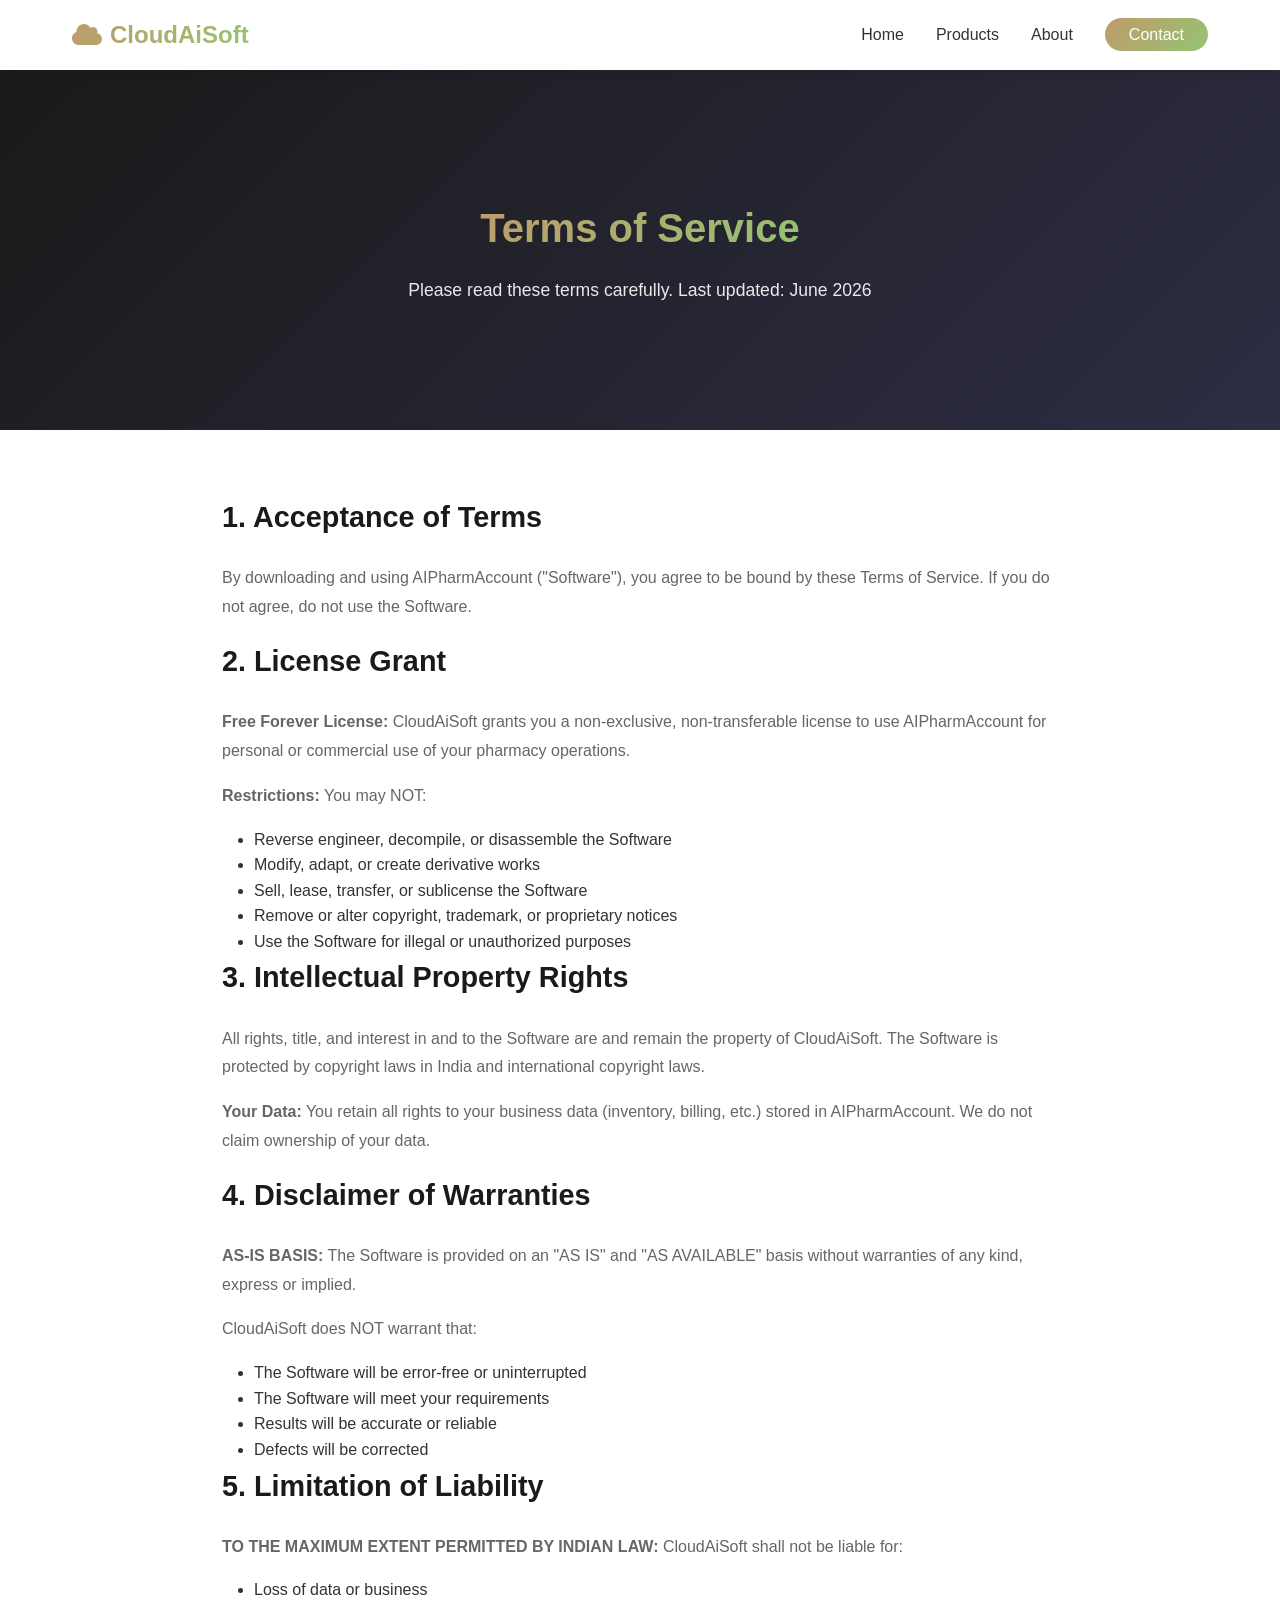
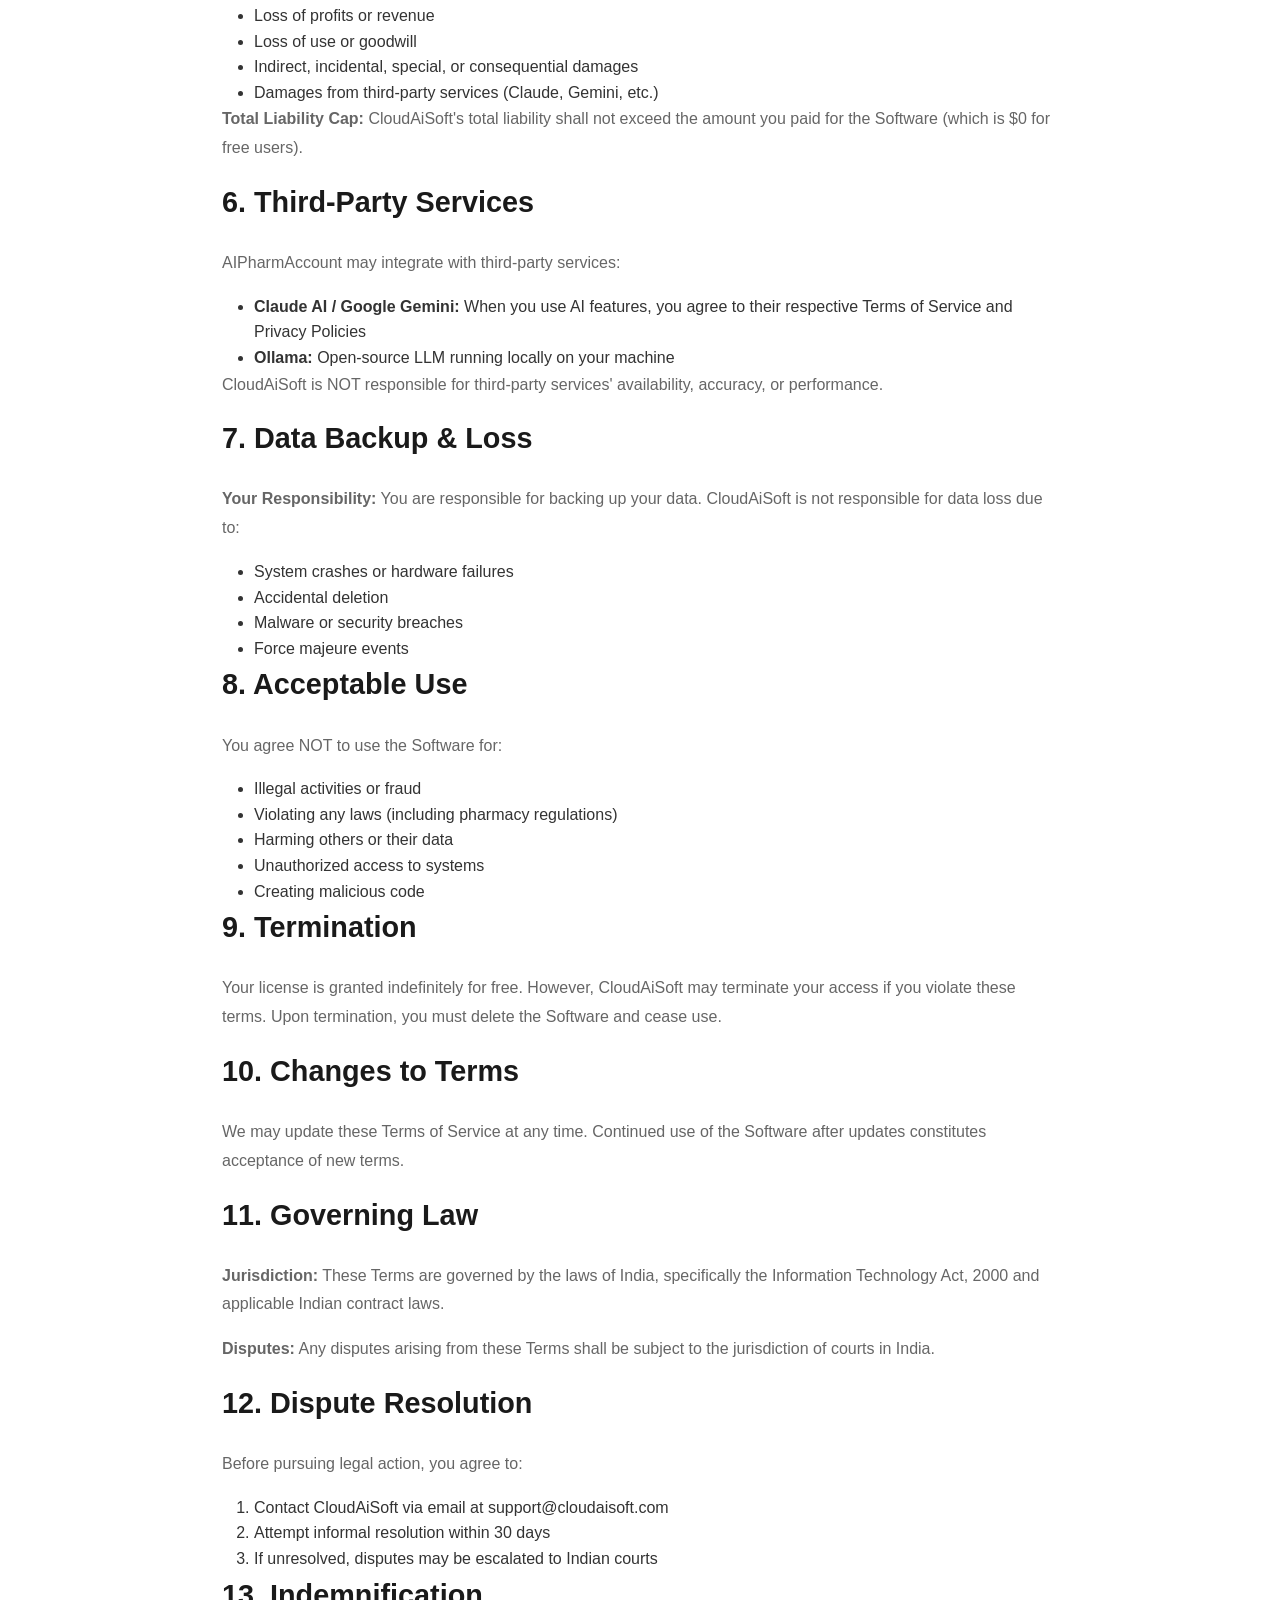
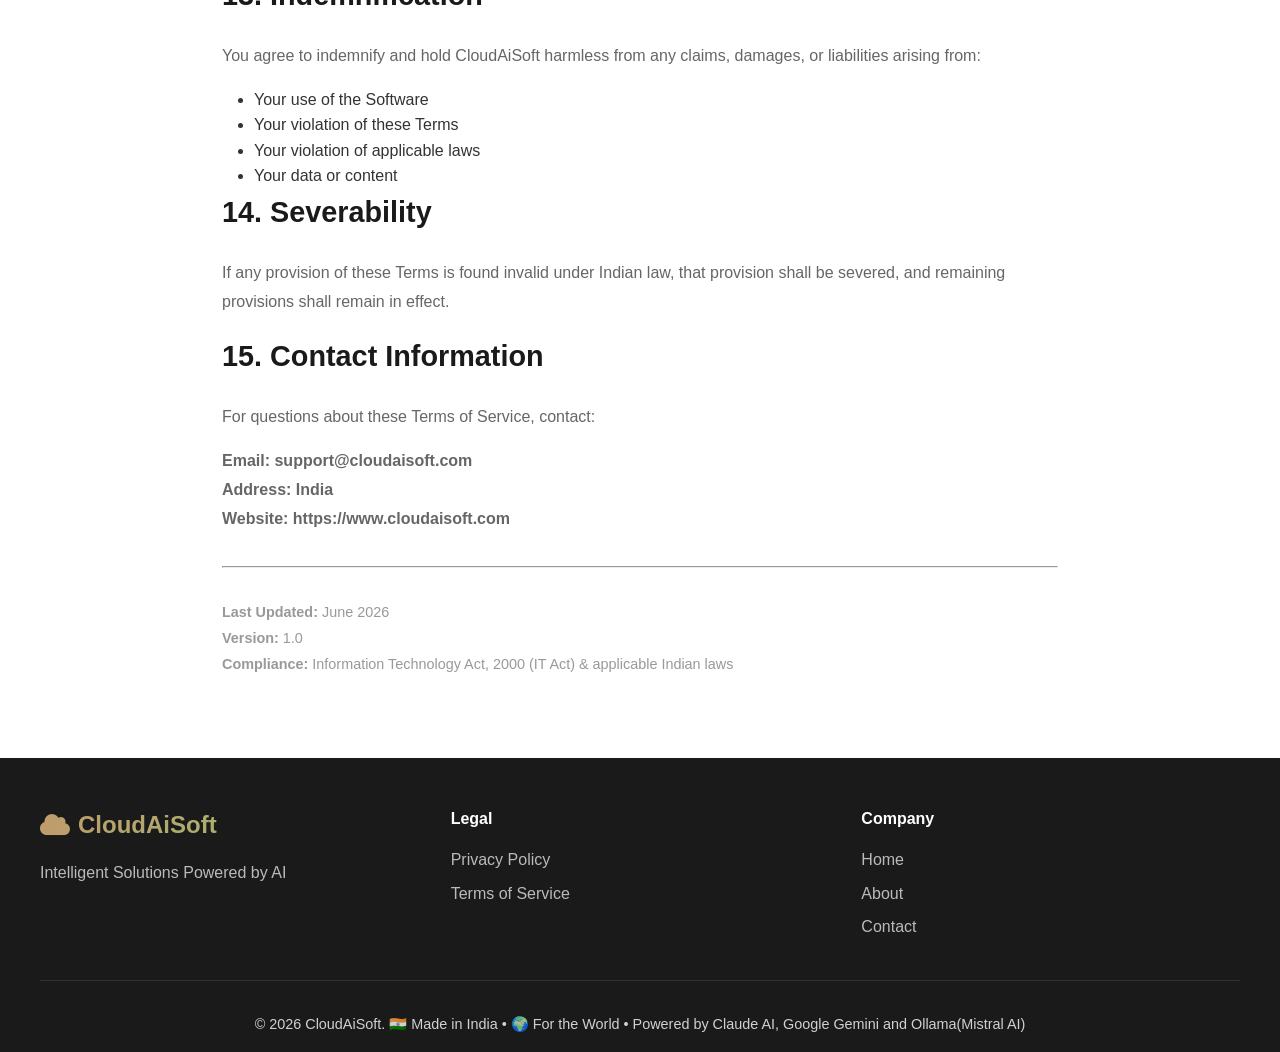
<file: terms-of-service.html>
<!DOCTYPE html>
<html lang="en">
<head>
    <meta charset="UTF-8">
    <meta name="viewport" content="width=device-width, initial-scale=1.0">
    <meta name="description" content="Terms of Service - CloudAiSoft">
    <title>Terms of Service | CloudAiSoft</title>
    <link href="https://cdnjs.cloudflare.com/ajax/libs/font-awesome/6.4.0/css/all.min.css" rel="stylesheet">
    <link rel="stylesheet" href="styles.css">
</head>
<body>
    <!-- HEADER & NAVIGATION -->
    <header>
        <nav>
            <div class="logo"><i class="fas fa-cloud"></i> CloudAiSoft</div>
            <ul class="nav-menu" id="navMenu">
                <li><a href="index.html">Home</a></li>
                <li><a href="products.html">Products</a></li>
                <li><a href="about.html">About</a></li>
                <li><a href="contact.html" class="nav-cta">Contact</a></li>
            </ul>
            <div class="hamburger" id="hamburger"><span></span><span></span><span></span></div>
        </nav>
    </header>

    <!-- PAGE HERO -->
    <section class="page-hero">
        <h1>Terms of Service</h1>
        <p>Please read these terms carefully. Last updated: June 2026</p>
    </section>

    <!-- CONTENT -->
    <section class="product-section">
        <div class="section-container" style="max-width: 900px;">

            <h2>1. Acceptance of Terms</h2>
            <p>By downloading and using AIPharmAccount ("Software"), you agree to be bound by these Terms of Service. If you do not agree, do not use the Software.</p>

            <h2>2. License Grant</h2>
            <p><strong>Free Forever License:</strong> CloudAiSoft grants you a non-exclusive, non-transferable license to use AIPharmAccount for personal or commercial use of your pharmacy operations.</p>

            <p><strong>Restrictions:</strong> You may NOT:</p>
            <ul style="padding-left: 2rem;">
                <li>Reverse engineer, decompile, or disassemble the Software</li>
                <li>Modify, adapt, or create derivative works</li>
                <li>Sell, lease, transfer, or sublicense the Software</li>
                <li>Remove or alter copyright, trademark, or proprietary notices</li>
                <li>Use the Software for illegal or unauthorized purposes</li>
            </ul>

            <h2>3. Intellectual Property Rights</h2>
            <p>All rights, title, and interest in and to the Software are and remain the property of CloudAiSoft. The Software is protected by copyright laws in India and international copyright laws.</p>

            <p><strong>Your Data:</strong> You retain all rights to your business data (inventory, billing, etc.) stored in AIPharmAccount. We do not claim ownership of your data.</p>

            <h2>4. Disclaimer of Warranties</h2>
            <p><strong>AS-IS BASIS:</strong> The Software is provided on an "AS IS" and "AS AVAILABLE" basis without warranties of any kind, express or implied.</p>

            <p>CloudAiSoft does NOT warrant that:</p>
            <ul style="padding-left: 2rem;">
                <li>The Software will be error-free or uninterrupted</li>
                <li>The Software will meet your requirements</li>
                <li>Results will be accurate or reliable</li>
                <li>Defects will be corrected</li>
            </ul>

            <h2>5. Limitation of Liability</h2>
            <p><strong>TO THE MAXIMUM EXTENT PERMITTED BY INDIAN LAW:</strong> CloudAiSoft shall not be liable for:</p>
            <ul style="padding-left: 2rem;">
                <li>Loss of data or business</li>
                <li>Loss of profits or revenue</li>
                <li>Loss of use or goodwill</li>
                <li>Indirect, incidental, special, or consequential damages</li>
                <li>Damages from third-party services (Claude, Gemini, etc.)</li>
            </ul>

            <p><strong>Total Liability Cap:</strong> CloudAiSoft's total liability shall not exceed the amount you paid for the Software (which is $0 for free users).</p>

            <h2>6. Third-Party Services</h2>
            <p>AIPharmAccount may integrate with third-party services:</p>
            <ul style="padding-left: 2rem;">
                <li><strong>Claude AI / Google Gemini:</strong> When you use AI features, you agree to their respective Terms of Service and Privacy Policies</li>
                <li><strong>Ollama:</strong> Open-source LLM running locally on your machine</li>
            </ul>

            <p>CloudAiSoft is NOT responsible for third-party services' availability, accuracy, or performance.</p>

            <h2>7. Data Backup & Loss</h2>
            <p><strong>Your Responsibility:</strong> You are responsible for backing up your data. CloudAiSoft is not responsible for data loss due to:</p>
            <ul style="padding-left: 2rem;">
                <li>System crashes or hardware failures</li>
                <li>Accidental deletion</li>
                <li>Malware or security breaches</li>
                <li>Force majeure events</li>
            </ul>

            <h2>8. Acceptable Use</h2>
            <p>You agree NOT to use the Software for:</p>
            <ul style="padding-left: 2rem;">
                <li>Illegal activities or fraud</li>
                <li>Violating any laws (including pharmacy regulations)</li>
                <li>Harming others or their data</li>
                <li>Unauthorized access to systems</li>
                <li>Creating malicious code</li>
            </ul>

            <h2>9. Termination</h2>
            <p>Your license is granted indefinitely for free. However, CloudAiSoft may terminate your access if you violate these terms. Upon termination, you must delete the Software and cease use.</p>

            <h2>10. Changes to Terms</h2>
            <p>We may update these Terms of Service at any time. Continued use of the Software after updates constitutes acceptance of new terms.</p>

            <h2>11. Governing Law</h2>
            <p><strong>Jurisdiction:</strong> These Terms are governed by the laws of India, specifically the Information Technology Act, 2000 and applicable Indian contract laws.</p>

            <p><strong>Disputes:</strong> Any disputes arising from these Terms shall be subject to the jurisdiction of courts in India.</p>

            <h2>12. Dispute Resolution</h2>
            <p>Before pursuing legal action, you agree to:</p>
            <ol style="padding-left: 2rem;">
                <li>Contact CloudAiSoft via email at support@cloudaisoft.com</li>
                <li>Attempt informal resolution within 30 days</li>
                <li>If unresolved, disputes may be escalated to Indian courts</li>
            </ol>

            <h2>13. Indemnification</h2>
            <p>You agree to indemnify and hold CloudAiSoft harmless from any claims, damages, or liabilities arising from:</p>
            <ul style="padding-left: 2rem;">
                <li>Your use of the Software</li>
                <li>Your violation of these Terms</li>
                <li>Your violation of applicable laws</li>
                <li>Your data or content</li>
            </ul>

            <h2>14. Severability</h2>
            <p>If any provision of these Terms is found invalid under Indian law, that provision shall be severed, and remaining provisions shall remain in effect.</p>

            <h2>15. Contact Information</h2>
            <p>For questions about these Terms of Service, contact:</p>
            <p style="font-weight: bold;">
                Email: support@cloudaisoft.com<br>
                Address: India<br>
                Website: https://www.cloudaisoft.com
            </p>

            <hr style="margin: 2rem 0;">
            <p style="color: #999; font-size: 0.9rem;">
                <strong>Last Updated:</strong> June 2026<br>
                <strong>Version:</strong> 1.0<br>
                <strong>Compliance:</strong> Information Technology Act, 2000 (IT Act) & applicable Indian laws
            </p>
        </div>
    </section>

    <!-- FOOTER -->
    <footer>
        <div class="footer-content">
            <div class="footer-section">
                <div class="logo footer-logo"><i class="fas fa-cloud"></i> CloudAiSoft</div>
                <p class="footer-text">Intelligent Solutions Powered by AI</p>
            </div>
            <div class="footer-section">
                <h4>Legal</h4>
                <a href="privacy-policy.html">Privacy Policy</a>
                <a href="terms-of-service.html">Terms of Service</a>
            </div>
            <div class="footer-section">
                <h4>Company</h4>
                <a href="index.html">Home</a>
                <a href="about.html">About</a>
                <a href="contact.html">Contact</a>
            </div>
        </div>
        <div class="footer-bottom">
            <p>&copy; 2026 CloudAiSoft. 🇮🇳 Made in India • 🌍 For the World • Powered by Claude AI, Google Gemini and Ollama(Mistral AI)</p>
        </div>
    </footer>

    <script src="script.js"></script>
</body>
</html>
</file>
<file: styles.css>
/* ==================== VARIABLES & GLOBALS ==================== */
:root {
    --primary: #C19A6B;
    --secondary: #93C572;
    --accent: #ADD8E6;
    --dark: #1a1a1a;
    --light: #f8f9fa;
    --text: #333;
    --text-light: #666;
    --border: #e0e0e0;
    --success: #93C572;
    --white: #ffffff;
}

* {
    margin: 0;
    padding: 0;
    box-sizing: border-box;
}

html {
    scroll-behavior: smooth;
}

body {
    font-family: 'Segoe UI', Tahoma, Geneva, Verdana, sans-serif;
    color: var(--text);
    line-height: 1.6;
    background: var(--white);
}

/* ==================== HEADER & NAVIGATION ==================== */
header {
    background: var(--white);
    box-shadow: 0 2px 10px rgba(0, 0, 0, 0.1);
    position: sticky;
    top: 0;
    z-index: 1000;
}

nav {
    max-width: 1200px;
    margin: 0 auto;
    padding: 1rem 2rem;
    display: flex;
    justify-content: space-between;
    align-items: center;
}

.logo {
    font-size: 1.5rem;
    font-weight: bold;
    background: linear-gradient(135deg, var(--primary), var(--secondary));
    -webkit-background-clip: text;
    -webkit-text-fill-color: transparent;
    background-clip: text;
    display: flex;
    align-items: center;
    gap: 0.5rem;
}

.nav-menu {
    display: flex;
    list-style: none;
    gap: 2rem;
}

.nav-menu a {
    text-decoration: none;
    color: var(--text);
    font-weight: 500;
    transition: color 0.3s;
}

.nav-menu a:hover {
    color: var(--primary);
}

.nav-cta {
    background: linear-gradient(135deg, var(--primary), var(--secondary)) !important;
    color: var(--white) !important;
    padding: 0.5rem 1.5rem !important;
    border-radius: 25px;
    transition: transform 0.3s;
}

.nav-cta:hover {
    transform: scale(1.05);
}

.hamburger {
    display: none;
    flex-direction: column;
    cursor: pointer;
}

.hamburger span {
    width: 25px;
    height: 3px;
    background: var(--text);
    margin: 5px 0;
    transition: 0.3s;
}

/* ==================== BUTTONS ==================== */
.btn {
    display: inline-block;
    padding: 0.75rem 2rem;
    border: none;
    border-radius: 8px;
    text-decoration: none;
    cursor: pointer;
    font-weight: 600;
    transition: all 0.3s;
    text-align: center;
}

.btn-primary {
    background: linear-gradient(135deg, var(--primary), var(--secondary));
    color: var(--white);
    box-shadow: 0 4px 15px rgba(255, 0, 110, 0.3);
}

.btn-primary:hover {
    transform: translateY(-2px);
    box-shadow: 0 6px 20px rgba(255, 0, 110, 0.4);
}

.btn-secondary {
    background: var(--white);
    color: var(--primary);
    border: 2px solid var(--primary);
}

.btn-secondary:hover {
    background: var(--primary);
    color: var(--white);
}

/* ==================== HERO SECTIONS ==================== */
.hero {
    background: linear-gradient(135deg, var(--dark) 0%, #2d2d44 100%);
    color: var(--white);
    padding: 150px 2rem;
    text-align: center;
    min-height: 60vh;
    display: flex;
    align-items: center;
    justify-content: center;
    position: relative;
    overflow: hidden;
}

.hero::before {
    content: '';
    position: absolute;
    top: 0;
    left: 0;
    right: 0;
    bottom: 0;
    background: radial-gradient(circle at 20% 50%, rgba(255, 0, 110, 0.1) 0%, transparent 50%),
                radial-gradient(circle at 80% 80%, rgba(124, 58, 237, 0.1) 0%, transparent 50%);
    pointer-events: none;
}

.hero-content {
    z-index: 1;
    animation: fadeInUp 0.8s ease-out;
}

.hero h1 {
    font-size: 3rem;
    margin-bottom: 1rem;
    background: linear-gradient(135deg, var(--primary), var(--secondary));
    -webkit-background-clip: text;
    -webkit-text-fill-color: transparent;
    background-clip: text;
}

.hero p {
    font-size: 1.2rem;
    margin-bottom: 2rem;
    opacity: 0.9;
}

.hero-buttons {
    display: flex;
    gap: 1rem;
    justify-content: center;
    flex-wrap: wrap;
}

.page-hero {
    background: linear-gradient(135deg, var(--dark) 0%, #2d2d44 100%);
    color: var(--white);
    padding: 100px 2rem;
    text-align: center;
    min-height: 40vh;
    display: flex;
    flex-direction: column;
    align-items: center;
    justify-content: center;
}

.page-hero h1 {
    font-size: 2.5rem;
    margin-bottom: 1rem;
    background: linear-gradient(135deg, var(--primary), var(--secondary));
    -webkit-background-clip: text;
    -webkit-text-fill-color: transparent;
    background-clip: text;
}

.page-hero p {
    font-size: 1.1rem;
    opacity: 0.9;
}

/* ==================== SECTIONS ==================== */
.section-container {
    max-width: 1000px;
    margin: 0 auto;
    padding: 0 2rem;
}

.section-title {
    font-size: 2.2rem;
    text-align: center;
    margin: 3rem 0 1rem 0;
    color: var(--dark);
}

.section-subtitle {
    text-align: center;
    color: var(--text-light);
    font-size: 1.1rem;
    margin-bottom: 2rem;
}

.product-section {
    padding: 4rem 2rem;
    max-width: 1200px;
    margin: 0 auto;
}

.product-section h2 {
    font-size: 1.8rem;
    margin-bottom: 1.5rem;
    color: var(--dark);
}

.product-section p {
    color: var(--text-light);
    margin-bottom: 1rem;
    line-height: 1.8;
}

/* ==================== FEATURED PRODUCT ==================== */
.featured-product {
    padding: 4rem 2rem;
    background: linear-gradient(135deg, rgba(255, 0, 110, 0.05) 0%, rgba(124, 58, 237, 0.05) 100%);
}

.featured-product-container {
    max-width: 1200px;
    margin: 0 auto;
    display: grid;
    grid-template-columns: 1fr 1fr;
    gap: 3rem;
    align-items: center;
}

.featured-product-image {
    background: linear-gradient(135deg, var(--primary) 0%, var(--secondary) 100%);
    border-radius: 15px;
    padding: 3rem;
    text-align: center;
    color: var(--white);
    min-height: 400px;
    display: flex;
    align-items: center;
    justify-content: center;
}

.product-demo {
    font-size: 4rem;
    opacity: 0.8;
}

.product-demo p {
    margin-top: 1rem;
    font-weight: 600;
}

.featured-product-info h3 {
    font-size: 2rem;
    margin-bottom: 0.5rem;
    color: var(--dark);
}

.product-tagline {
    color: var(--primary);
    font-weight: 600;
    margin-bottom: 1rem;
}

.product-highlights {
    margin: 2rem 0;
}

.highlight {
    display: flex;
    gap: 1rem;
    margin-bottom: 1.5rem;
    align-items: flex-start;
}

.highlight i {
    color: var(--primary);
    font-size: 1.5rem;
    flex-shrink: 0;
    margin-top: 0.2rem;
}

.highlight h4 {
    color: var(--dark);
    margin-bottom: 0.3rem;
}

.product-buttons {
    display: flex;
    gap: 1rem;
    margin-top: 2rem;
    flex-wrap: wrap;
}

/* ==================== FEATURES GRID ==================== */
.features-grid {
    display: grid;
    grid-template-columns: repeat(auto-fit, minmax(250px, 1fr));
    gap: 2rem;
    padding: 2rem 0;
    max-width: 1200px;
    margin: 0 auto;
}

.feature {
    background: var(--white);
    padding: 2rem;
    border-radius: 10px;
    text-align: center;
    border: 1px solid var(--border);
    transition: all 0.3s;
}

.feature:hover {
    transform: translateY(-5px);
    box-shadow: 0 10px 30px rgba(255, 0, 110, 0.1);
}

.feature-icon {
    font-size: 3rem;
    color: var(--primary);
    margin-bottom: 1rem;
}

.feature h3 {
    color: var(--dark);
    margin-bottom: 0.5rem;
}

.feature p {
    color: var(--text-light);
    font-size: 0.95rem;
}

/* ==================== HOW IT WORKS ==================== */
.how-it-works-section {
    padding: 4rem 2rem;
    background: var(--light);
}

.workflow {
    display: grid;
    grid-template-columns: repeat(4, 1fr);
    gap: 2rem;
    max-width: 1200px;
    margin: 0 auto;
    align-items: center;
}

.workflow-step {
    background: var(--white);
    padding: 2rem;
    border-radius: 10px;
    text-align: center;
    box-shadow: 0 2px 10px rgba(0, 0, 0, 0.05);
}

.step-number {
    width: 50px;
    height: 50px;
    background: linear-gradient(135deg, var(--primary), var(--secondary));
    color: var(--white);
    border-radius: 50%;
    display: flex;
    align-items: center;
    justify-content: center;
    font-size: 1.5rem;
    font-weight: bold;
    margin: 0 auto 1rem;
}

.workflow-step h3 {
    color: var(--dark);
    margin-bottom: 0.5rem;
}

.workflow-arrow {
    text-align: center;
    color: var(--primary);
    font-size: 1.5rem;
    display: none;
}

/* ==================== TECH STACK ==================== */
.tech-grid {
    display: grid;
    grid-template-columns: repeat(auto-fit, minmax(150px, 1fr));
    gap: 2rem;
    padding: 2rem 0;
    max-width: 1200px;
    margin: 0 auto;
}

.tech-item {
    text-align: center;
    padding: 1.5rem;
    background: var(--light);
    border-radius: 10px;
    transition: all 0.3s;
}

.tech-item:hover {
    transform: translateY(-5px);
}

.tech-item i {
    font-size: 2.5rem;
    color: var(--primary);
    margin-bottom: 0.5rem;
}

.tech-item h4 {
    color: var(--dark);
    margin-bottom: 0.3rem;
}

.tech-item p {
    color: var(--text-light);
    font-size: 0.9rem;
}

/* ==================== ROLES & PRICING ==================== */
.roles-grid,
.pricing-cards {
    display: grid;
    grid-template-columns: repeat(auto-fit, minmax(280px, 1fr));
    gap: 2rem;
    padding: 2rem 0;
    max-width: 1200px;
    margin: 0 auto;
}

.role-card,
.pricing-card {
    background: var(--white);
    padding: 2rem;
    border-radius: 10px;
    border: 2px solid var(--border);
    transition: all 0.3s;
    position: relative;
}

.role-card:hover,
.pricing-card:hover {
    transform: translateY(-5px);
    border-color: var(--primary);
    box-shadow: 0 10px 30px rgba(255, 0, 110, 0.15);
}

.role-card.featured,
.pricing-card.featured {
    border-color: var(--primary);
    box-shadow: 0 10px 30px rgba(255, 0, 110, 0.2);
    transform: scale(1.02);
}

.role-badge,
.featured-badge {
    position: absolute;
    top: -12px;
    left: 20px;
    background: var(--primary);
    color: var(--white);
    padding: 0.3rem 1rem;
    border-radius: 20px;
    font-size: 0.8rem;
    font-weight: bold;
}

.role-card h3,
.pricing-card h3 {
    color: var(--dark);
    margin: 1rem 0 0.5rem 0;
}

.role-desc {
    color: var(--text-light);
    font-size: 0.9rem;
    margin-bottom: 1.5rem;
}

.role-features,
.pricing-features {
    list-style: none;
    margin-top: 1.5rem;
}

.role-features li,
.pricing-features li {
    padding: 0.5rem 0;
    color: var(--text);
    display: flex;
    align-items: center;
    gap: 0.5rem;
}

.role-features i,
.pricing-features i {
    color: var(--success);
    font-weight: bold;
}

.role-features i.fa-times,
.pricing-features i.fa-times {
    color: #ccc;
}

.price {
    font-size: 2rem;
    font-weight: bold;
    color: var(--primary);
    margin: 1rem 0;
}

.price span {
    font-size: 1rem;
    color: var(--text-light);
}

.pricing-desc {
    color: var(--text-light);
    font-size: 0.95rem;
}

/* ==================== TESTIMONIALS ==================== */
.testimonials-grid {
    display: grid;
    grid-template-columns: repeat(auto-fit, minmax(300px, 1fr));
    gap: 2rem;
    padding: 2rem 0;
    max-width: 1200px;
    margin: 0 auto;
}

.testimonial {
    background: var(--white);
    padding: 2rem;
    border-radius: 10px;
    border-left: 4px solid var(--primary);
    box-shadow: 0 2px 10px rgba(0, 0, 0, 0.05);
}

.testimonial p {
    color: var(--text);
    margin-bottom: 1.5rem;
    line-height: 1.8;
    font-size: 0.95rem;
}

.testimonial-stars {
    font-size: 1.1rem;
    margin-bottom: 1rem;
}

.testimonial-author {
    display: flex;
    align-items: center;
    gap: 1rem;
}

.author-avatar {
    width: 50px;
    height: 50px;
    background: linear-gradient(135deg, var(--primary), var(--secondary));
    color: var(--white);
    border-radius: 50%;
    display: flex;
    align-items: center;
    justify-content: center;
    font-weight: bold;
}

.author-info h4 {
    color: var(--dark);
    margin-bottom: 0.2rem;
    font-size: 0.95rem;
}

.author-info p {
    color: var(--text-light);
    font-size: 0.8rem;
    margin: 0;
}

/* ==================== WHY SECTION ==================== */
.differentiators {
    display: grid;
    grid-template-columns: repeat(auto-fit, minmax(250px, 1fr));
    gap: 2rem;
    padding: 2rem 0;
    max-width: 1200px;
    margin: 0 auto;
}

.differentiator {
    text-align: center;
    padding: 2rem;
    background: var(--white);
    border-radius: 10px;
    border: 1px solid var(--border);
    transition: all 0.3s;
}

.differentiator:hover {
    transform: translateY(-5px);
    box-shadow: 0 10px 30px rgba(0, 0, 0, 0.1);
}

.differentiator-icon {
    font-size: 3rem;
    color: var(--primary);
    margin-bottom: 1rem;
}

.differentiator h3 {
    color: var(--dark);
    margin-bottom: 0.5rem;
}

.differentiator p {
    color: var(--text-light);
}

/* ==================== TRUST & STATS ==================== */
.trust {
    padding: 4rem 2rem;
    max-width: 1200px;
    margin: 0 auto;
}

.trust-logos {
    display: grid;
    grid-template-columns: repeat(auto-fit, minmax(150px, 1fr));
    gap: 2rem;
    margin: 2rem 0;
    padding: 2rem;
    background: var(--light);
    border-radius: 10px;
}

.trust-logo {
    text-align: center;
    color: var(--text-light);
    font-weight: 500;
    padding: 1rem;
    background: var(--white);
    border-radius: 8px;
    border: 1px solid var(--border);
}

.stats-box {
    display: grid;
    grid-template-columns: repeat(auto-fit, minmax(200px, 1fr));
    gap: 2rem;
    margin: 2rem 0;
}

.stat-box {
    background: linear-gradient(135deg, var(--primary) 0%, var(--secondary) 100%);
    color: var(--white);
    padding: 2rem;
    border-radius: 10px;
    text-align: center;
}

.stat-box-number {
    font-size: 2rem;
    font-weight: bold;
    margin-bottom: 0.5rem;
}

.stat-box-label {
    font-size: 0.95rem;
    opacity: 0.9;
}

/* ==================== OVERVIEW ==================== */
.overview {
    padding: 4rem 2rem;
    max-width: 1200px;
    margin: 0 auto;
}

.overview-content {
    display: grid;
    gap: 2rem;
}

.overview-text h2 {
    color: var(--dark);
    font-size: 2rem;
    margin-bottom: 1rem;
}

.overview-text p {
    color: var(--text-light);
    margin-bottom: 1rem;
    line-height: 1.8;
}

.stats {
    display: grid;
    grid-template-columns: repeat(auto-fit, minmax(150px, 1fr));
    gap: 2rem;
    margin: 2rem 0;
    padding: 2rem;
    background: var(--light);
    border-radius: 10px;
}

.stat {
    text-align: center;
}

.stat-number {
    font-size: 2rem;
    color: var(--primary);
    font-weight: bold;
}

.stat-label {
    color: var(--text-light);
    font-size: 0.9rem;
}

.values {
    display: grid;
    grid-template-columns: repeat(auto-fit, minmax(200px, 1fr));
    gap: 2rem;
    margin-top: 2rem;
}

.value-item {
    display: flex;
    gap: 1rem;
    align-items: flex-start;
}

.value-item i {
    font-size: 2rem;
    color: var(--primary);
    flex-shrink: 0;
}

.value-item h3 {
    color: var(--dark);
    margin-bottom: 0.3rem;
}

.value-item p {
    color: var(--text-light);
    font-size: 0.9rem;
    margin: 0;
}

/* ==================== VALUES SECTION ==================== */
.values-section {
    padding: 4rem 2rem;
    background: var(--light);
}

.values-grid {
    display: grid;
    grid-template-columns: repeat(auto-fit, minmax(250px, 1fr));
    gap: 2rem;
    max-width: 1200px;
    margin: 0 auto;
}

.value {
    background: var(--white);
    padding: 2rem;
    border-radius: 10px;
    text-align: center;
    border: 1px solid var(--border);
    transition: all 0.3s;
}

.value:hover {
    transform: translateY(-5px);
    box-shadow: 0 10px 30px rgba(255, 0, 110, 0.15);
}

.value i {
    font-size: 2.5rem;
    color: var(--primary);
    margin-bottom: 1rem;
}

.value h3 {
    color: var(--dark);
    margin-bottom: 0.5rem;
}

.value p {
    color: var(--text-light);
}

/* ==================== TEAM SECTION ==================== */
.team-section {
    padding: 4rem 2rem;
    max-width: 1200px;
    margin: 0 auto;
}

.team-grid {
    display: grid;
    grid-template-columns: repeat(auto-fit, minmax(250px, 1fr));
    gap: 2rem;
    margin-top: 2rem;
}

.team-member {
    background: var(--white);
    padding: 2rem;
    border-radius: 10px;
    text-align: center;
    border: 1px solid var(--border);
    transition: all 0.3s;
}

.team-member:hover {
    transform: translateY(-5px);
    box-shadow: 0 10px 30px rgba(0, 0, 0, 0.1);
}

.member-avatar {
    width: 80px;
    height: 80px;
    background: linear-gradient(135deg, var(--primary), var(--secondary));
    color: var(--white);
    border-radius: 50%;
    display: flex;
    align-items: center;
    justify-content: center;
    font-weight: bold;
    font-size: 1.5rem;
    margin: 0 auto 1rem;
}

.team-member h4 {
    color: var(--dark);
    margin-bottom: 0.2rem;
}

.team-member p {
    color: var(--primary);
    font-weight: 600;
    margin-bottom: 0.5rem;
}

.team-member span {
    color: var(--text-light);
    font-size: 0.9rem;
}

/* ==================== TIMELINE ==================== */
.milestones-section {
    padding: 4rem 2rem;
    background: var(--light);
}

.timeline {
    display: grid;
    grid-template-columns: repeat(auto-fit, minmax(250px, 1fr));
    gap: 2rem;
    max-width: 1200px;
    margin: 0 auto;
}

.milestone {
    background: var(--white);
    padding: 2rem;
    border-radius: 10px;
    border-left: 4px solid var(--primary);
    position: relative;
}

.milestone-date {
    display: inline-block;
    background: var(--primary);
    color: var(--white);
    padding: 0.5rem 1rem;
    border-radius: 5px;
    font-weight: bold;
    margin-bottom: 1rem;
}

.milestone h4 {
    color: var(--dark);
    margin-bottom: 0.5rem;
}

.milestone p {
    color: var(--text-light);
}

/* ==================== PARTNERSHIPS ==================== */
.partnerships-section {
    padding: 4rem 2rem;
}

.partners-grid {
    display: grid;
    grid-template-columns: repeat(auto-fit, minmax(250px, 1fr));
    gap: 2rem;
    max-width: 1200px;
    margin: 0 auto;
}

.partner {
    background: var(--white);
    padding: 2rem;
    border-radius: 10px;
    border: 1px solid var(--border);
    text-align: center;
    transition: all 0.3s;
}

.partner:hover {
    transform: translateY(-5px);
    box-shadow: 0 10px 30px rgba(0, 0, 0, 0.1);
}

.partner i {
    font-size: 2.5rem;
    color: var(--primary);
    margin-bottom: 1rem;
}

.partner h4 {
    color: var(--dark);
    margin-bottom: 0.5rem;
}

.partner p {
    color: var(--text-light);
}

/* ==================== PRICING & FAQ ==================== */
.pricing-section {
    padding: 4rem 2rem;
    background: var(--light);
}

.faq {
    display: grid;
    gap: 1.5rem;
    max-width: 1000px;
    margin: 0 auto;
}

.faq-item {
    background: var(--white);
    padding: 1.5rem;
    border-radius: 8px;
    border-left: 4px solid var(--primary);
}

.faq-item h4 {
    color: var(--dark);
    margin-bottom: 0.5rem;
    cursor: pointer;
}

.faq-item p {
    color: var(--text-light);
    line-height: 1.6;
}

.faq-item a {
    color: var(--primary);
    text-decoration: none;
}

.faq-item a:hover {
    text-decoration: underline;
}

/* ==================== CONTACT FORM ==================== */
.contact-section {
    padding: 4rem 2rem;
    max-width: 1200px;
    margin: 0 auto;
}

.contact-content {
    display: grid;
    grid-template-columns: 1.2fr 1fr;
    gap: 3rem;
}

.contact-form-container {
    background: var(--light);
    padding: 2rem;
    border-radius: 10px;
}

.contact-form-container h2 {
    color: var(--dark);
    margin-bottom: 1.5rem;
}

.form-group {
    margin-bottom: 1.5rem;
}

.form-group label {
    display: block;
    color: var(--dark);
    font-weight: 600;
    margin-bottom: 0.5rem;
}

.form-group input,
.form-group select,
.form-group textarea {
    width: 100%;
    padding: 0.75rem;
    border: 1px solid var(--border);
    border-radius: 5px;
    font-family: inherit;
    font-size: 0.95rem;
    transition: border-color 0.3s;
}

.form-group input:focus,
.form-group select:focus,
.form-group textarea:focus {
    outline: none;
    border-color: var(--primary);
    box-shadow: 0 0 0 3px rgba(255, 0, 110, 0.1);
}

.contact-form button {
    width: 100%;
}

.contact-info-container h2 {
    color: var(--dark);
    margin-bottom: 1.5rem;
}

.contact-info-item {
    display: flex;
    gap: 1.5rem;
    margin-bottom: 2rem;
    align-items: flex-start;
}

.contact-info-item i {
    font-size: 1.5rem;
    color: var(--primary);
    flex-shrink: 0;
    margin-top: 0.2rem;
}

.contact-info-item h4 {
    color: var(--dark);
    margin-bottom: 0.5rem;
}

.contact-info-item p {
    color: var(--text-light);
    font-size: 0.95rem;
    margin: 0;
}

.contact-info-item a {
    color: var(--primary);
    text-decoration: none;
}

.contact-info-item a:hover {
    text-decoration: underline;
}

.social-links {
    display: flex;
    gap: 1rem;
    margin-top: 0.5rem;
}

.social-links a {
    display: inline-flex;
    align-items: center;
    justify-content: center;
    width: 40px;
    height: 40px;
    background: linear-gradient(135deg, var(--primary), var(--secondary));
    color: var(--white);
    border-radius: 50%;
    text-decoration: none;
    transition: transform 0.3s;
}

.social-links a:hover {
    transform: scale(1.1);
}

/* ==================== CTA SECTION ==================== */
.cta-section {
    background: linear-gradient(135deg, var(--dark) 0%, #2d2d44 100%);
    color: var(--white);
    padding: 4rem 2rem;
    text-align: center;
    margin-top: 4rem;
}

.cta-section .section-title {
    color: var(--white);
}

.cta-section .section-subtitle {
    color: rgba(255, 255, 255, 0.8);
}

/* ==================== FOOTER ==================== */
footer {
    background: var(--dark);
    color: rgba(255, 255, 255, 0.8);
    padding: 3rem 2rem 1rem;
}

.footer-content {
    max-width: 1200px;
    margin: 0 auto;
    display: grid;
    grid-template-columns: repeat(auto-fit, minmax(250px, 1fr));
    gap: 2rem;
    margin-bottom: 2rem;
}

.footer-section h4 {
    color: var(--white);
    margin-bottom: 1rem;
}

.footer-section a {
    color: rgba(255, 255, 255, 0.7);
    text-decoration: none;
    display: block;
    margin-bottom: 0.5rem;
    transition: color 0.3s;
}

.footer-section a:hover {
    color: var(--primary);
}

.footer-bottom {
    max-width: 1200px;
    margin: 0 auto;
    padding-top: 2rem;
    border-top: 1px solid rgba(255, 255, 255, 0.1);
    text-align: center;
    font-size: 0.9rem;
}

/* ==================== SERVICES SECTION ==================== */
.services-section {
    padding: 4rem 2rem;
    max-width: 1200px;
    margin: 0 auto;
}

.services-grid {
    display: grid;
    grid-template-columns: repeat(auto-fit, minmax(280px, 1fr));
    gap: 2rem;
    padding: 2rem 0;
}

.service-card {
    background: var(--white);
    padding: 2rem;
    border-radius: 10px;
    border: 2px solid var(--border);
    transition: all 0.3s;
    position: relative;
    display: flex;
    flex-direction: column;
}

.service-card:hover {
    transform: translateY(-5px);
    border-color: var(--primary);
    box-shadow: 0 10px 30px rgba(193, 154, 107, 0.15);
}

.service-card.featured {
    border-color: var(--primary);
    box-shadow: 0 10px 30px rgba(193, 154, 107, 0.2);
    transform: scale(1.02);
}

.service-badge {
    position: absolute;
    top: -12px;
    left: 20px;
    background: var(--primary);
    color: var(--white);
    padding: 0.3rem 1rem;
    border-radius: 20px;
    font-size: 0.8rem;
    font-weight: bold;
}

.service-icon {
    font-size: 2.5rem;
    color: var(--primary);
    margin-bottom: 1rem;
}

.service-card h3 {
    color: var(--dark);
    margin-bottom: 0.5rem;
    font-size: 1.3rem;
}

.service-desc {
    color: var(--primary);
    font-weight: 600;
    margin-bottom: 1rem;
    font-size: 0.95rem;
}

.service-features {
    list-style: none;
    margin: 1.5rem 0;
    flex-grow: 1;
}

.service-features li {
    padding: 0.5rem 0;
    color: var(--text);
    display: flex;
    align-items: center;
    gap: 0.5rem;
    font-size: 0.9rem;
}

.service-features i {
    color: var(--secondary);
    font-weight: bold;
}

.service-benefit {
    background: rgba(147, 197, 114, 0.1);
    padding: 1rem;
    border-radius: 8px;
    margin: 1rem 0;
    font-size: 0.9rem;
    color: var(--text);
    flex-grow: 1;
}

/* Process Steps */
.process-steps {
    display: grid;
    grid-template-columns: repeat(auto-fit, minmax(200px, 1fr));
    gap: 2rem;
    margin: 2rem 0;
}

.process-step {
    background: var(--light);
    padding: 2rem;
    border-radius: 10px;
    text-align: center;
    position: relative;
}

.process-step:not(:last-child)::after {
    content: '→';
    position: absolute;
    right: -1.5rem;
    top: 50%;
    transform: translateY(-50%);
    font-size: 1.5rem;
    color: var(--primary);
    display: none;
}

@media (min-width: 768px) {
    .process-step:not(:last-child)::after {
        display: block;
    }
}

.step-number {
    display: inline-block;
    background: linear-gradient(135deg, var(--primary), var(--secondary));
    color: var(--white);
    width: 50px;
    height: 50px;
    border-radius: 50%;
    display: flex;
    align-items: center;
    justify-content: center;
    font-weight: bold;
    font-size: 1.2rem;
    margin-bottom: 1rem;
}

.process-step h4 {
    color: var(--dark);
    margin-bottom: 0.5rem;
}

.process-step p {
    color: var(--text-light);
    font-size: 0.9rem;
}

/* Use Cases */
.use-cases-section {
    padding: 4rem 2rem;
    background: var(--light);
}

.use-cases-grid {
    display: grid;
    grid-template-columns: repeat(auto-fit, minmax(300px, 1fr));
    gap: 2rem;
    max-width: 1200px;
    margin: 0 auto;
}

.use-case {
    background: var(--white);
    padding: 2rem;
    border-radius: 10px;
    border-left: 4px solid var(--primary);
    box-shadow: 0 2px 10px rgba(0, 0, 0, 0.05);
    transition: all 0.3s;
}

.use-case:hover {
    transform: translateY(-3px);
    box-shadow: 0 8px 20px rgba(0, 0, 0, 0.1);
}

.use-case h4 {
    color: var(--dark);
    margin-bottom: 0.5rem;
    font-size: 1.1rem;
}

.use-case p {
    color: var(--text-light);
    font-size: 0.9rem;
}

/* Why Choose Section */
.why-choose-section {
    padding: 4rem 2rem;
    max-width: 1200px;
    margin: 0 auto;
}

.reasons-grid {
    display: grid;
    grid-template-columns: repeat(auto-fit, minmax(250px, 1fr));
    gap: 2rem;
    margin-top: 2rem;
}

.reason {
    text-align: center;
    padding: 2rem;
    background: var(--light);
    border-radius: 10px;
    transition: all 0.3s;
}

.reason:hover {
    transform: translateY(-5px);
    box-shadow: 0 10px 30px rgba(0, 0, 0, 0.1);
}

.reason i {
    font-size: 2.5rem;
    color: var(--primary);
    margin-bottom: 1rem;
}

.reason h4 {
    color: var(--dark);
    margin-bottom: 0.5rem;
}

.reason p {
    color: var(--text-light);
    font-size: 0.9rem;
}

/* Pricing Models */
.pricing-models {
    display: grid;
    grid-template-columns: repeat(auto-fit, minmax(250px, 1fr));
    gap: 2rem;
    margin: 1.5rem 0;
}

.model {
    background: linear-gradient(135deg, var(--primary) 0%, var(--secondary) 100%);
    color: var(--white);
    padding: 2rem;
    border-radius: 10px;
    text-align: center;
}

.model h4 {
    margin-bottom: 0.5rem;
    font-size: 1.1rem;
}

.model p {
    opacity: 0.9;
}

/* ==================== VIDEOS & GALLERY SECTIONS ==================== */
.videos-section {
    padding: 4rem 2rem;
    background: linear-gradient(135deg, rgba(193, 154, 107, 0.05), rgba(147, 197, 114, 0.05));
}

.videos-grid {
    display: grid;
    grid-template-columns: repeat(auto-fit, minmax(280px, 1fr));
    gap: 2rem;
    max-width: 1200px;
    margin: 0 auto;
    margin-top: 2rem;
}

.video-card {
    background: var(--white);
    border-radius: 12px;
    overflow: hidden;
    border: 1px solid var(--border);
    transition: all 0.3s ease;
    box-shadow: 0 2px 10px rgba(0, 0, 0, 0.05);
}

.video-card:hover {
    transform: translateY(-5px);
    box-shadow: 0 10px 30px rgba(0, 0, 0, 0.15);
}

.video-container {
    position: relative;
    background: #000;
    aspect-ratio: 16 / 9;
    width: 100%;
    display: flex;
    align-items: center;
    justify-content: center;
    overflow: hidden;
}

.video-container iframe {
    width: 100% !important;
    height: 100% !important;
    border: none;
}

.video-placeholder {
    display: flex;
    align-items: center;
    justify-content: center;
    width: 100%;
    height: 100%;
    position: relative;
    z-index: 1;
}

.video-placeholder i {
    font-size: 3.5rem;
    color: var(--white);
    opacity: 0.8;
    transition: all 0.3s;
}

.video-card:hover .video-placeholder i {
    font-size: 4rem;
    opacity: 1;
    transform: scale(1.1);
}

.video-title {
    position: absolute;
    top: 1rem;
    left: 1rem;
    right: 1rem;
    color: var(--white);
    font-weight: 600;
    font-size: 0.9rem;
    z-index: 2;
}

.video-card .video-description {
    padding: 1.5rem;
    color: var(--text-light);
    font-size: 0.9rem;
    line-height: 1.5;
}

/* Gallery Section */
.gallery-section {
    padding: 4rem 2rem;
    background: var(--light);
}

.screenshots-grid {
    display: grid;
    grid-template-columns: repeat(auto-fit, minmax(280px, 1fr));
    gap: 2rem;
    max-width: 1200px;
    margin: 0 auto;
    margin-top: 2rem;
}

.screenshot-card {
    background: var(--white);
    border-radius: 12px;
    overflow: hidden;
    border: 1px solid var(--border);
    transition: all 0.3s ease;
    box-shadow: 0 2px 10px rgba(0, 0, 0, 0.05);
}

.screenshot-card:hover {
    transform: translateY(-8px);
    box-shadow: 0 12px 30px rgba(0, 0, 0, 0.15);
    border-color: var(--primary);
}

.screenshot-image {
    background: linear-gradient(135deg, rgba(193, 154, 107, 0.1), rgba(147, 197, 114, 0.1));
    padding: 2.5rem 1.5rem;
    text-align: center;
    min-height: 200px;
    display: flex;
    align-items: center;
    justify-content: center;
    flex-direction: column;
    position: relative;
    overflow: hidden;
}

.screenshot-image i {
    font-size: 3rem;
    color: var(--primary);
    margin-bottom: 1rem;
    transition: all 0.3s;
}

.screenshot-card:hover .screenshot-image i {
    font-size: 3.5rem;
    transform: scale(1.1);
}

.screenshot-image p {
    font-size: 0.9rem;
    color: var(--text-light);
    font-weight: 600;
    margin: 0;
    text-transform: uppercase;
    letter-spacing: 1px;
}

.screenshot-card .screenshot-title {
    padding: 1.5rem 1.5rem 0.5rem;
    color: var(--dark);
    font-weight: 600;
    font-size: 1.1rem;
    margin: 0;
}

.screenshot-card .screenshot-desc {
    padding: 0 1.5rem 1.5rem;
    color: var(--text-light);
    font-size: 0.9rem;
    margin: 0;
    line-height: 1.5;
}

/* ==================== PRODUCTS LISTING PAGE ==================== */
.products-listing-section {
    padding: 4rem 2rem;
    background: var(--light);
}

.products-grid {
    display: grid;
    grid-template-columns: repeat(auto-fit, minmax(320px, 1fr));
    gap: 2.5rem;
    max-width: 1200px;
    margin: 0 auto;
    margin-top: 2rem;
}

.product-card {
    background: var(--white);
    border-radius: 12px;
    overflow: hidden;
    border: 1px solid var(--border);
    transition: all 0.3s ease;
    display: flex;
    flex-direction: column;
    box-shadow: 0 2px 8px rgba(0, 0, 0, 0.05);
}

.product-card:hover {
    transform: translateY(-8px);
    box-shadow: 0 12px 30px rgba(0, 0, 0, 0.15);
    border-color: var(--primary);
}

.product-card.coming-soon {
    opacity: 0.85;
}

.product-card-image {
    background: linear-gradient(135deg, rgba(193, 154, 107, 0.1), rgba(147, 197, 114, 0.1));
    padding: 2.5rem;
    text-align: center;
    position: relative;
    min-height: 180px;
    display: flex;
    align-items: center;
    justify-content: center;
    flex-direction: column;
}

.product-badge {
    position: absolute;
    top: 15px;
    right: 15px;
    background: #93C572;
    color: white;
    padding: 0.4rem 1rem;
    border-radius: 20px;
    font-size: 0.8rem;
    font-weight: bold;
    text-align: center;
}

.product-badge.coming {
    background: #95a5a6;
}

.product-icon {
    font-size: 3.5rem;
    color: var(--primary);
    margin-bottom: 0.5rem;
}

.product-card-content {
    padding: 2rem;
    flex-grow: 1;
    display: flex;
    flex-direction: column;
}

.product-card-content h3 {
    color: var(--dark);
    font-size: 1.4rem;
    margin-bottom: 0.3rem;
}

.product-category {
    color: var(--primary);
    font-size: 0.85rem;
    font-weight: 600;
    margin-bottom: 1rem;
    text-transform: uppercase;
    letter-spacing: 0.5px;
}

.product-description {
    color: var(--text-light);
    font-size: 0.95rem;
    line-height: 1.5;
    margin-bottom: 1.5rem;
    flex-grow: 1;
}

.product-features-mini {
    display: grid;
    grid-template-columns: 1fr 1fr 1fr;
    gap: 0.8rem;
    margin-bottom: 1.5rem;
}

.mini-feature {
    display: flex;
    flex-direction: column;
    align-items: center;
    gap: 0.3rem;
    font-size: 0.85rem;
    color: var(--text);
    padding: 0.75rem;
    background: rgba(147, 197, 114, 0.05);
    border-radius: 8px;
    text-align: center;
}

.mini-feature i {
    color: var(--secondary);
    font-size: 1.2rem;
}

.product-card-footer {
    display: flex;
    justify-content: space-between;
    align-items: center;
    padding-top: 1.5rem;
    border-top: 1px solid var(--border);
    gap: 1rem;
}

.product-status {
    display: inline-block;
    background: rgba(147, 197, 114, 0.15);
    color: #27ae60;
    padding: 0.4rem 0.9rem;
    border-radius: 15px;
    font-size: 0.8rem;
    font-weight: 600;
}

.product-status.coming {
    background: rgba(149, 165, 166, 0.15);
    color: #7f8c8d;
}

.btn-small {
    padding: 0.6rem 1.2rem;
    font-size: 0.9rem;
    white-space: nowrap;
}

/* ==================== UTILITY CLASSES ==================== */
/* Footer Logo */
.footer-logo {
    color: var(--white);
    margin-bottom: 1rem;
}

/* CTA Section Text */
.cta-white-title {
    color: var(--white);
}

.cta-white-subtitle {
    color: rgba(255, 255, 255, 0.8);
}

/* Footer Text */
.footer-text {
    color: rgba(255, 255, 255, 0.7);
}

/* Full Width Button */
.btn-full-width {
    width: 100%;
}

/* Link in text */
.text-link {
    color: var(--primary);
    text-decoration: none;
}

.text-link:hover {
    text-decoration: underline;
}

/* ==================== ANIMATIONS ==================== */
@keyframes fadeInUp {
    from {
        opacity: 0;
        transform: translateY(30px);
    }
    to {
        opacity: 1;
        transform: translateY(0);
    }
}

@keyframes slideInLeft {
    from {
        opacity: 0;
        transform: translateX(-30px);
    }
    to {
        opacity: 1;
        transform: translateX(0);
    }
}

@keyframes slideInRight {
    from {
        opacity: 0;
        transform: translateX(30px);
    }
    to {
        opacity: 1;
        transform: translateX(0);
    }
}

@keyframes floatingElement {
    0%, 100% {
        transform: translateY(0px);
    }
    50% {
        transform: translateY(-20px);
    }
}

.float {
    animation: floatingElement 3s ease-in-out infinite;
}

/* ==================== RESPONSIVE DESIGN ==================== */
@media (max-width: 1024px) {
    nav {
        padding: 1rem;
    }

    .section-title {
        font-size: 2rem;
    }

    .featured-product-container {
        grid-template-columns: 1fr;
    }

    .pricing-cards,
    .roles-grid {
        grid-template-columns: 1fr 1fr;
    }
}

@media (max-width: 768px) {
    .hamburger {
        display: flex;
    }

    .nav-menu {
        display: none;
    }

    .nav-menu.active {
        display: flex;
        flex-direction: column;
        position: absolute;
        top: 60px;
        left: 0;
        right: 0;
        background: var(--white);
        padding: 1rem;
        gap: 1rem;
        box-shadow: 0 5px 10px rgba(0, 0, 0, 0.1);
        z-index: 999;
    }

    .hero {
        padding: 100px 2rem;
        min-height: 50vh;
    }

    .hero h1 {
        font-size: 2rem;
        margin-bottom: 1rem;
    }

    .hero p {
        font-size: 1rem;
        margin-bottom: 1.5rem;
    }

    .page-hero {
        padding: 80px 2rem;
        min-height: 35vh;
    }

    .page-hero h1 {
        font-size: 1.8rem;
    }

    .hero-buttons,
    .hero-buttons {
        flex-direction: column;
        gap: 1rem;
    }

    .btn {
        padding: 0.75rem 1.5rem;
        font-size: 0.95rem;
    }

    .workflow {
        grid-template-columns: 1fr;
    }

    .workflow-arrow {
        display: block;
        margin: 0;
        font-size: 1.2rem;
    }

    .section-title {
        font-size: 1.8rem;
        margin: 2rem 0 1rem 0;
    }

    .section-subtitle {
        font-size: 1rem;
    }

    .contact-content {
        grid-template-columns: 1fr;
        gap: 2rem;
    }

    .contact-form-container,
    .contact-info-container {
        padding: 1.5rem;
    }

    /* Grid Resets */
    .features-grid,
    .roles-grid,
    .pricing-cards,
    .tech-grid,
    .testimonials-grid,
    .differentiators,
    .team-grid,
    .partners-grid,
    .values-grid,
    .trust-logos,
    .stats,
    .values,
    .faq,
    .products-grid,
    .videos-grid,
    .screenshots-grid {
        grid-template-columns: 1fr;
    }

    .role-card.featured,
    .pricing-card.featured {
        transform: scale(1);
    }

    /* Padding Adjustments */
    .section-container {
        padding: 0 1.5rem;
    }

    .product-section,
    .featured-product,
    .trust,
    .overview,
    .how-it-works-section,
    .tech-stack-section,
    .testimonial-section,
    .pricing-section,
    .products-listing-section,
    .videos-section,
    .gallery-section,
    .values-section,
    .team-section,
    .milestones-section,
    .partnerships-section {
        padding: 2rem 1rem;
    }

    .cta-section {
        padding: 2rem 1rem;
        margin-top: 2rem;
    }

    footer {
        padding: 2rem 1rem;
    }
}

@media (max-width: 480px) {
    /* Header & Navigation */
    nav {
        padding: 0.75rem 1rem;
    }

    .logo {
        font-size: 1.2rem;
    }

    /* Hero Section */
    .hero {
        padding: 70px 1rem;
        min-height: auto;
    }

    .hero h1 {
        font-size: 1.5rem;
        margin-bottom: 0.75rem;
    }

    .hero p {
        font-size: 0.9rem;
        margin-bottom: 1.25rem;
    }

    /* Page Hero */
    .page-hero {
        padding: 60px 1rem;
        min-height: auto;
    }

    .page-hero h1 {
        font-size: 1.4rem;
        margin-bottom: 0.5rem;
    }

    .page-hero p {
        font-size: 0.9rem;
    }

    /* Typography */
    .section-title {
        font-size: 1.4rem;
        margin: 1.5rem 0 0.75rem 0;
    }

    .section-subtitle {
        font-size: 0.9rem;
    }

    /* Products Section */
    .featured-product-image {
        padding: 1.5rem 1rem;
        min-height: 250px;
    }

    .product-demo {
        font-size: 2.5rem;
    }

    .product-demo p {
        font-size: 0.85rem;
    }

    /* Cards & Boxes */
    .testimonial,
    .feature,
    .value,
    .team-member,
    .role-card,
    .pricing-card {
        padding: 1.25rem;
    }

    .stat-box {
        padding: 1.5rem 1rem;
    }

    .stat-box-number {
        font-size: 1.5rem;
    }

    .stat-box-label {
        font-size: 0.85rem;
    }

    /* Forms */
    .contact-form-container {
        padding: 1.25rem;
    }

    .form-group {
        margin-bottom: 1rem;
    }

    .form-group input,
    .form-group select,
    .form-group textarea {
        padding: 0.6rem;
        font-size: 0.95rem;
    }

    /* Footer */
    .footer-content {
        gap: 1.5rem;
        margin-bottom: 1rem;
    }

    .footer-section a {
        margin-bottom: 0.4rem;
    }

    .footer-bottom {
        padding-top: 1rem;
        font-size: 0.85rem;
    }

    /* Buttons */
    .btn {
        padding: 0.65rem 1.25rem;
        font-size: 0.9rem;
    }

    /* Icons */
    .feature-icon,
    .differentiator-icon {
        font-size: 2rem;
    }

    .member-avatar {
        width: 60px;
        height: 60px;
        font-size: 1.2rem;
    }
}
</file>
